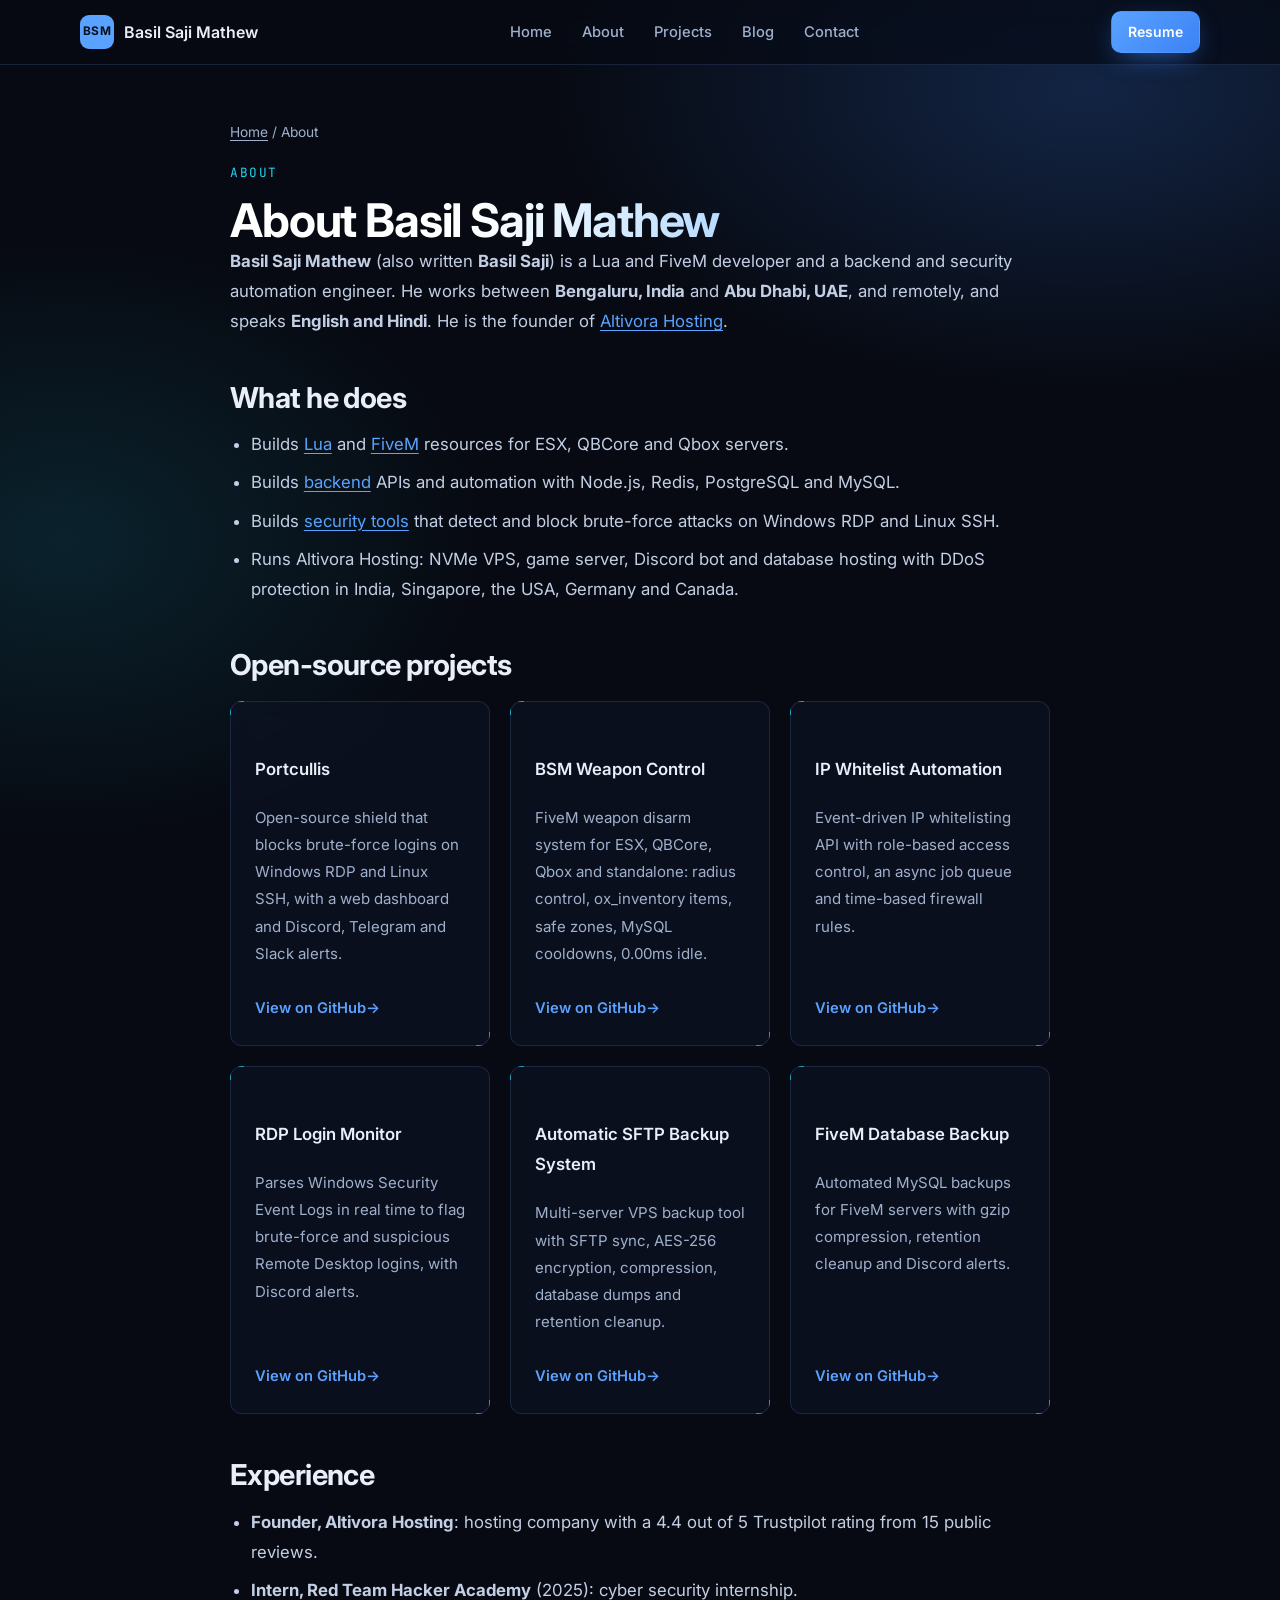
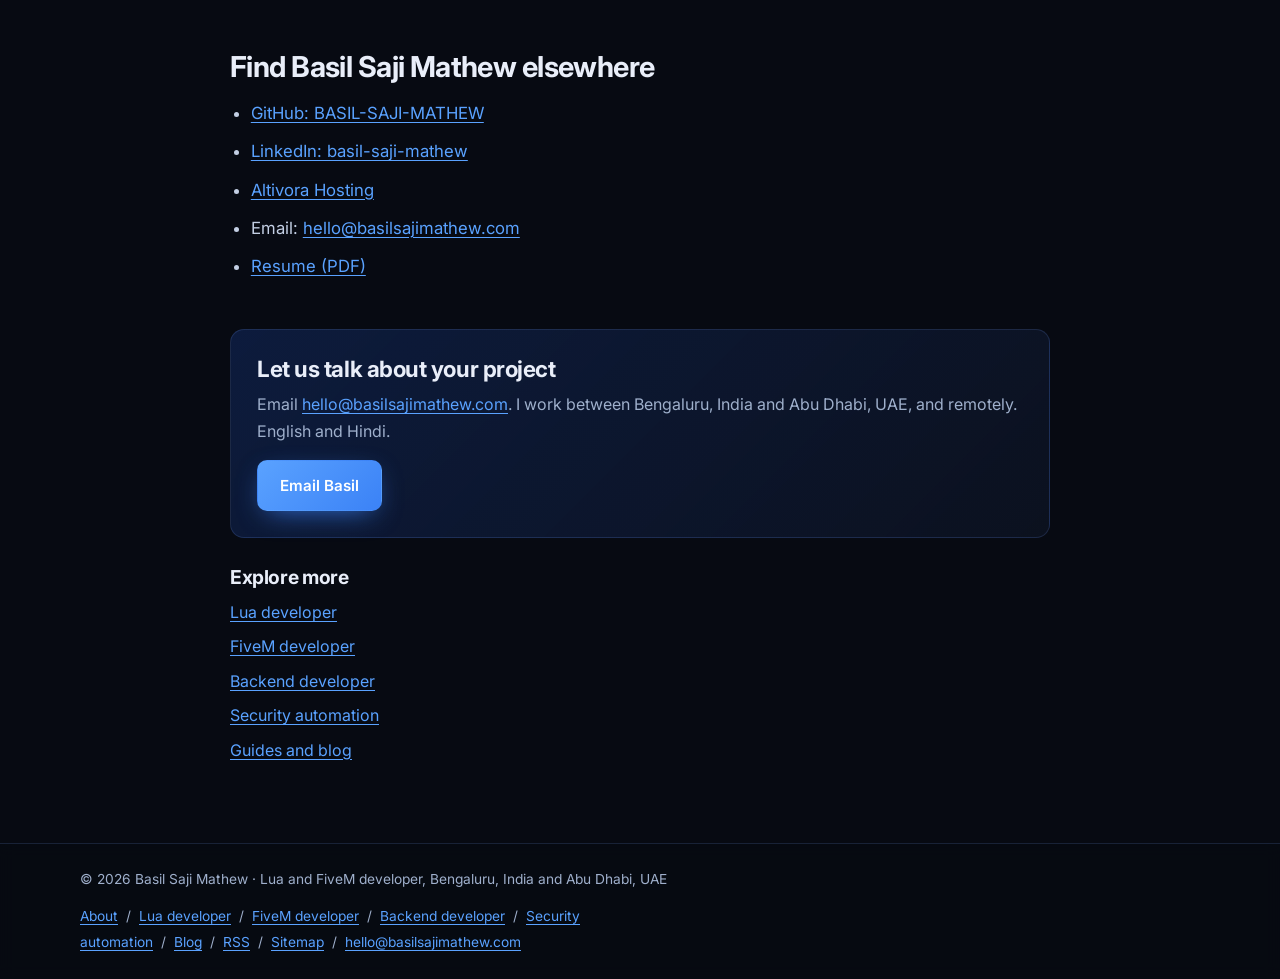
<file: about/index.html>
<!doctype html>
<html lang="en" data-theme="dark" class="lite">
<head>
<meta charset="utf-8">
<meta name="viewport" content="width=device-width, initial-scale=1">
<meta name="theme-color" content="#070a12">
<meta name="robots" content="index,follow,max-image-preview:large,max-snippet:-1">
<meta name="author" content="Basil Saji Mathew">
<link rel="icon" href="/assets/favicon.svg" type="image/svg+xml">
<link rel="alternate" type="application/rss+xml" title="Basil Saji Mathew: blog" href="/feed.xml">
<link rel="preconnect" href="https://fonts.googleapis.com">
<link rel="preconnect" href="https://fonts.gstatic.com" crossorigin>
<link href="https://fonts.googleapis.com/css2?family=Inter:wght@400;500;600;700&family=JetBrains+Mono:wght@400;500&display=swap" rel="stylesheet">
<link rel="stylesheet" href="/style.css">
<title>About Basil Saji Mathew (Basil Saji) | Lua and FiveM Developer</title>
<meta name="description" content="Basil Saji Mathew, also written Basil Saji, is a Lua and FiveM developer and backend and security automation engineer in Bengaluru, India and Abu Dhabi, UAE.">
<link rel="canonical" href="https://basilsajimathew.com/about/">
<meta property="og:site_name" content="Basil Saji Mathew">
<meta property="og:locale" content="en_IN">
<meta property="og:title" content="About Basil Saji Mathew (Basil Saji) | Lua and FiveM Developer">
<meta property="og:description" content="Basil Saji Mathew, also written Basil Saji, is a Lua and FiveM developer and backend and security automation engineer in Bengaluru, India and Abu Dhabi, UAE.">
<meta property="og:type" content="website">
<meta property="og:url" content="https://basilsajimathew.com/about/">
<meta property="og:image" content="https://basilsajimathew.com/assets/og.png">
<meta property="og:image:alt" content="Basil Saji Mathew, Lua and FiveM developer, backend and security automation">
<meta name="twitter:card" content="summary_large_image">
<meta name="twitter:title" content="About Basil Saji Mathew (Basil Saji) | Lua and FiveM Developer">
<meta name="twitter:description" content="Basil Saji Mathew, also written Basil Saji, is a Lua and FiveM developer and backend and security automation engineer in Bengaluru, India and Abu Dhabi, UAE.">
<meta name="twitter:image" content="https://basilsajimathew.com/assets/og.png">
<script type="application/ld+json">{"@context": "https://schema.org", "@graph": [{"@type": "ProfilePage", "@id": "https://basilsajimathew.com/about/#profilepage", "url": "https://basilsajimathew.com/about/", "name": "About Basil Saji Mathew", "inLanguage": "en", "isPartOf": {"@id": "https://basilsajimathew.com/#website"}, "mainEntity": {"@id": "https://basilsajimathew.com/#person"}, "dateModified": "2026-11-27"}, {"@type": "BreadcrumbList", "itemListElement": [{"@type": "ListItem", "position": 1, "name": "Home", "item": "https://basilsajimathew.com/"}, {"@type": "ListItem", "position": 2, "name": "About", "item": "https://basilsajimathew.com/about/"}]}]}</script>
</head>
<body>
<a class="skip" href="#main">Skip to content</a>
<header class="header"><div class="wrap bar">
  <a class="brand" href="/" aria-label="Basil Saji Mathew, home"><span class="mark">BSM</span><span class="brand-name">Basil Saji Mathew</span></a>
  <nav class="nav" aria-label="Primary"><a href="/">Home</a><a href="/about/">About</a><a href="/#projects">Projects</a><a href="/blog/">Blog</a><a href="/#contact">Contact</a></nav>
  <div class="actions"><a class="btn btn-sm" href="/Basil_Saji_Mathew_CV.pdf" download>Resume</a></div>
</div></header>
<main id="main"><div class="wrap article">
<nav class="crumbs" aria-label="Breadcrumb"><a href="/">Home</a> / <span>About</span></nav>
<p class="kicker">About</p>
<h1>About Basil Saji Mathew</h1>
<div class="prose-article">
<p><strong>Basil Saji Mathew</strong> (also written <strong>Basil Saji</strong>) is a Lua and FiveM developer and a backend and security automation engineer. He works between <strong>Bengaluru, India</strong> and <strong>Abu Dhabi, UAE</strong>, and remotely, and speaks <strong>English and Hindi</strong>. He is the founder of <a href="https://www.altivorahosting.com" rel="noopener">Altivora Hosting</a>.</p>
<h2 id="work">What he does</h2>
<ul>
<li>Builds <a href="/lua-developer/">Lua</a> and <a href="/fivem-developer/">FiveM</a> resources for ESX, QBCore and Qbox servers.</li>
<li>Builds <a href="/backend-developer/">backend</a> APIs and automation with Node.js, Redis, PostgreSQL and MySQL.</li>
<li>Builds <a href="/security-automation/">security tools</a> that detect and block brute-force attacks on Windows RDP and Linux SSH.</li>
<li>Runs Altivora Hosting: NVMe VPS, game server, Discord bot and database hosting with DDoS protection in India, Singapore, the USA, Germany and Canada.</li>
</ul>
<h2 id="projects">Open-source projects</h2><div class="cards svc-projects"><article class="card"><h3>Portcullis</h3><p>Open-source shield that blocks brute-force logins on Windows RDP and Linux SSH, with a web dashboard and Discord, Telegram and Slack alerts.</p><a class="link" href="https://github.com/BASIL-SAJI-MATHEW/portcullis" rel="noopener">View on GitHub</a></article><article class="card"><h3>BSM Weapon Control</h3><p>FiveM weapon disarm system for ESX, QBCore, Qbox and standalone: radius control, ox_inventory items, safe zones, MySQL cooldowns, 0.00ms idle.</p><a class="link" href="https://github.com/BASIL-SAJI-MATHEW/BSM_Weapon_Control" rel="noopener">View on GitHub</a></article><article class="card"><h3>IP Whitelist Automation</h3><p>Event-driven IP whitelisting API with role-based access control, an async job queue and time-based firewall rules.</p><a class="link" href="https://github.com/BASIL-SAJI-MATHEW/IP-Whitelist-Automation" rel="noopener">View on GitHub</a></article><article class="card"><h3>RDP Login Monitor</h3><p>Parses Windows Security Event Logs in real time to flag brute-force and suspicious Remote Desktop logins, with Discord alerts.</p><a class="link" href="https://github.com/BASIL-SAJI-MATHEW/Rdp-Login-Monitor" rel="noopener">View on GitHub</a></article><article class="card"><h3>Automatic SFTP Backup System</h3><p>Multi-server VPS backup tool with SFTP sync, AES-256 encryption, compression, database dumps and retention cleanup.</p><a class="link" href="https://github.com/BASIL-SAJI-MATHEW/Automatic-SFTP-Backup-System" rel="noopener">View on GitHub</a></article><article class="card"><h3>FiveM Database Backup</h3><p>Automated MySQL backups for FiveM servers with gzip compression, retention cleanup and Discord alerts.</p><a class="link" href="https://github.com/BASIL-SAJI-MATHEW/fivem-database-backup" rel="noopener">View on GitHub</a></article></div>
<h2 id="experience">Experience</h2>
<ul>
<li><strong>Founder, Altivora Hosting</strong>: hosting company with a 4.4 out of 5 Trustpilot rating from 15 public reviews.</li>
<li><strong>Intern, Red Team Hacker Academy</strong> (2025): cyber security internship.</li>
</ul>
<h2 id="elsewhere">Find Basil Saji Mathew elsewhere</h2>
<ul>
<li><a href="https://github.com/BASIL-SAJI-MATHEW" rel="me noopener">GitHub: BASIL-SAJI-MATHEW</a></li>
<li><a href="https://www.linkedin.com/in/basil-saji-mathew" rel="me noopener">LinkedIn: basil-saji-mathew</a></li>
<li><a href="https://www.altivorahosting.com" rel="noopener">Altivora Hosting</a></li>
<li>Email: <a href="mailto:hello@basilsajimathew.com">hello@basilsajimathew.com</a></li>
<li><a href="/Basil_Saji_Mathew_CV.pdf">Resume (PDF)</a></li>
</ul>
</div>
<aside class="cta-box"><h2>Let us talk about your project</h2><p>Email <a href="mailto:hello@basilsajimathew.com">hello@basilsajimathew.com</a>. I work between Bengaluru, India and Abu Dhabi, UAE, and remotely. English and Hindi.</p><a class="btn" href="mailto:hello@basilsajimathew.com">Email Basil</a></aside><section class="related"><h2>Explore more</h2><ul><li><a href="/lua-developer/">Lua developer</a></li><li><a href="/fivem-developer/">FiveM developer</a></li><li><a href="/backend-developer/">Backend developer</a></li><li><a href="/security-automation/">Security automation</a></li><li><a href="/blog/">Guides and blog</a></li></ul></section></div></main>
<footer class="footer"><div class="wrap foot footcols">
<span>&copy; 2026 Basil Saji Mathew &middot; Lua and FiveM developer, Bengaluru, India and Abu Dhabi, UAE</span>
<span><a href="/about/">About</a> &nbsp;/&nbsp; <a href="/lua-developer/">Lua developer</a> &nbsp;/&nbsp; <a href="/fivem-developer/">FiveM developer</a> &nbsp;/&nbsp; <a href="/backend-developer/">Backend developer</a> &nbsp;/&nbsp; <a href="/security-automation/">Security automation</a> &nbsp;/&nbsp; <a href="/blog/">Blog</a> &nbsp;/&nbsp; <a href="/feed.xml">RSS</a> &nbsp;/&nbsp; <a href="/sitemap.xml">Sitemap</a> &nbsp;/&nbsp; <a href="mailto:hello@basilsajimathew.com">hello@basilsajimathew.com</a></span>
</div></footer>
</body>
</html>
</file>
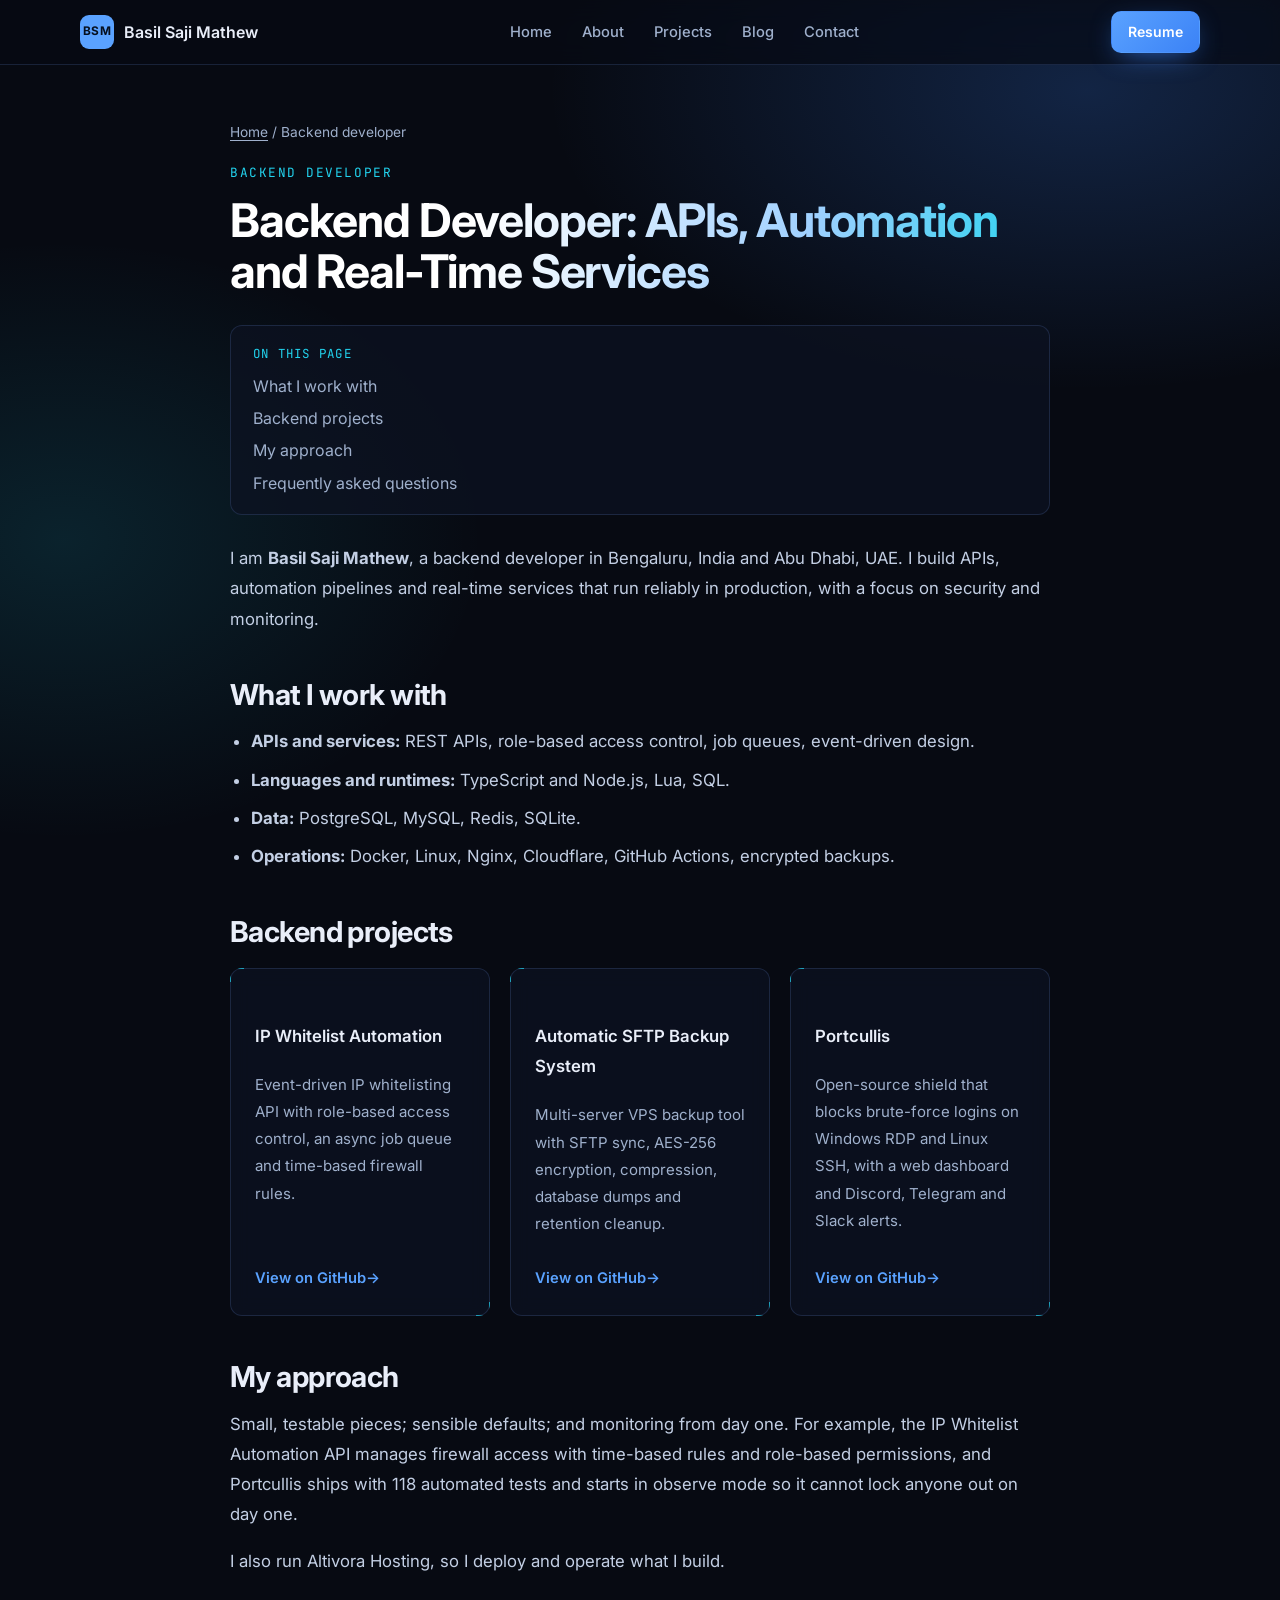
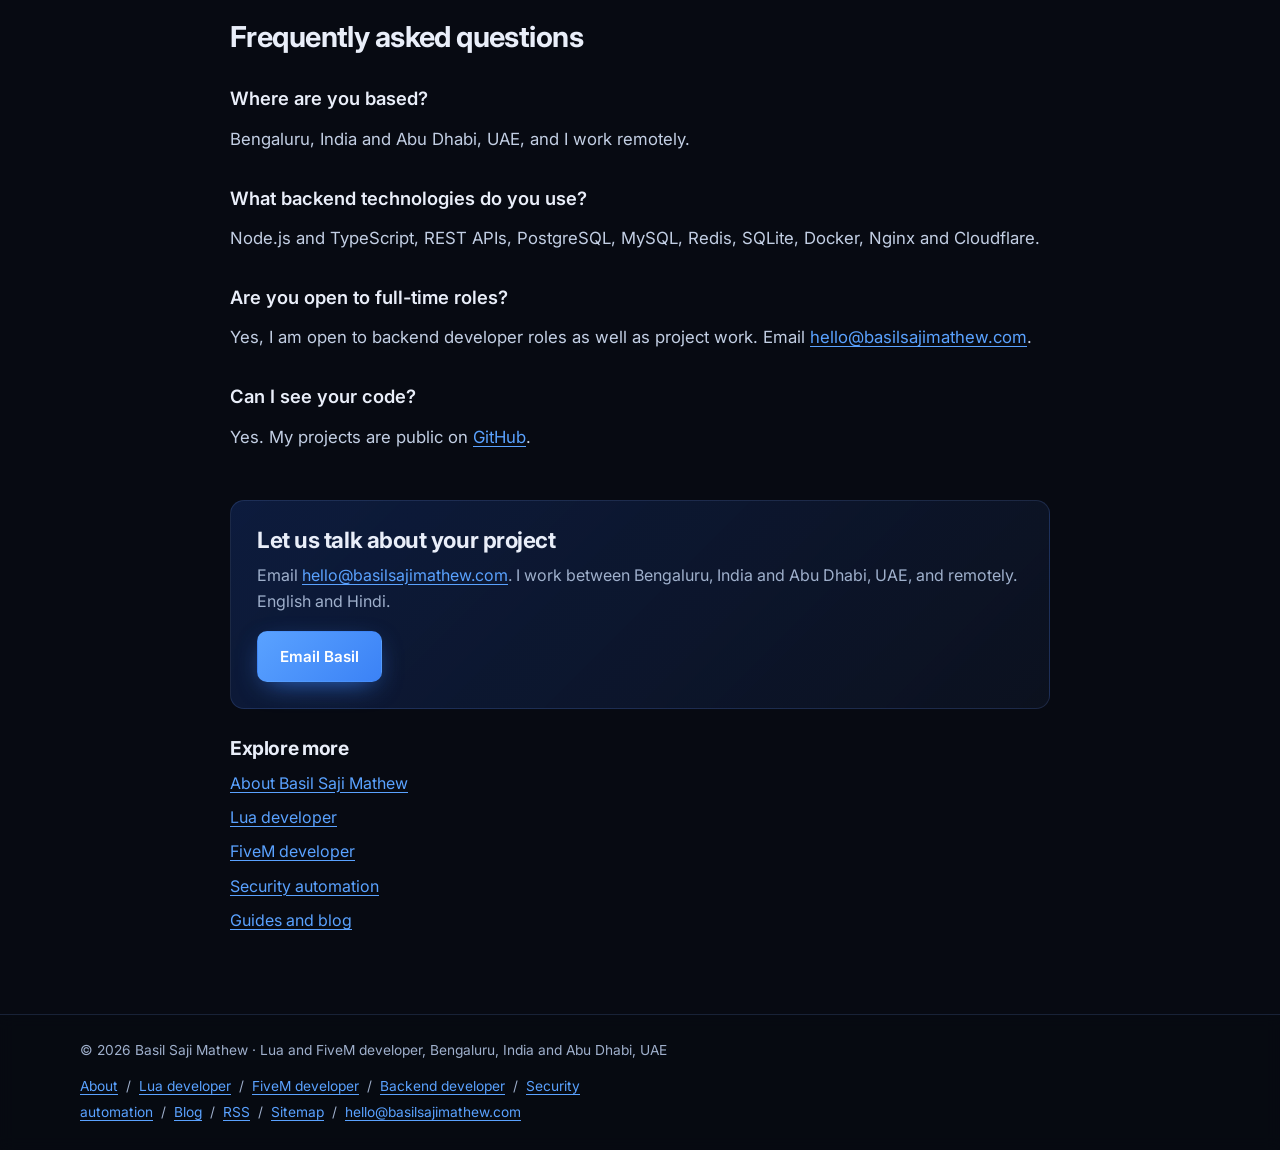
<file: backend-developer/index.html>
<!doctype html>
<html lang="en" data-theme="dark" class="lite">
<head>
<meta charset="utf-8">
<meta name="viewport" content="width=device-width, initial-scale=1">
<meta name="theme-color" content="#070a12">
<meta name="robots" content="index,follow,max-image-preview:large,max-snippet:-1">
<meta name="author" content="Basil Saji Mathew">
<link rel="icon" href="/assets/favicon.svg" type="image/svg+xml">
<link rel="alternate" type="application/rss+xml" title="Basil Saji Mathew: blog" href="/feed.xml">
<link rel="preconnect" href="https://fonts.googleapis.com">
<link rel="preconnect" href="https://fonts.gstatic.com" crossorigin>
<link href="https://fonts.googleapis.com/css2?family=Inter:wght@400;500;600;700&family=JetBrains+Mono:wght@400;500&display=swap" rel="stylesheet">
<link rel="stylesheet" href="/style.css">
<title>Backend Developer in Bengaluru and Abu Dhabi | Basil Saji Mathew</title>
<meta name="description" content="Backend developer Basil Saji Mathew builds APIs, automation and real-time services with Node.js, Redis, PostgreSQL and MySQL. Based in Bengaluru and Abu Dhabi.">
<link rel="canonical" href="https://basilsajimathew.com/backend-developer/">
<meta property="og:site_name" content="Basil Saji Mathew">
<meta property="og:locale" content="en_IN">
<meta property="og:title" content="Backend Developer in Bengaluru and Abu Dhabi | Basil Saji Mathew">
<meta property="og:description" content="Backend developer Basil Saji Mathew builds APIs, automation and real-time services with Node.js, Redis, PostgreSQL and MySQL. Based in Bengaluru and Abu Dhabi.">
<meta property="og:type" content="website">
<meta property="og:url" content="https://basilsajimathew.com/backend-developer/">
<meta property="og:image" content="https://basilsajimathew.com/assets/og.png">
<meta property="og:image:alt" content="Basil Saji Mathew, Lua and FiveM developer, backend and security automation">
<meta name="twitter:card" content="summary_large_image">
<meta name="twitter:title" content="Backend Developer in Bengaluru and Abu Dhabi | Basil Saji Mathew">
<meta name="twitter:description" content="Backend developer Basil Saji Mathew builds APIs, automation and real-time services with Node.js, Redis, PostgreSQL and MySQL. Based in Bengaluru and Abu Dhabi.">
<meta name="twitter:image" content="https://basilsajimathew.com/assets/og.png">
<script type="application/ld+json">{"@context": "https://schema.org", "@graph": [{"@type": "WebPage", "@id": "https://basilsajimathew.com/backend-developer/#webpage", "url": "https://basilsajimathew.com/backend-developer/", "name": "Backend Developer in Bengaluru and Abu Dhabi | Basil Saji Mathew", "description": "Backend developer Basil Saji Mathew builds APIs, automation and real-time services with Node.js, Redis, PostgreSQL and MySQL. Based in Bengaluru and Abu Dhabi.", "inLanguage": "en", "isPartOf": {"@id": "https://basilsajimathew.com/#website"}, "about": {"@id": "https://basilsajimathew.com/#person"}, "dateModified": "2026-11-27"}, {"@type": "Service", "name": "Backend development and automation", "description": "APIs, automation pipelines and real-time services built with Node.js, Redis, PostgreSQL and MySQL.", "provider": {"@id": "https://basilsajimathew.com/#person"}, "areaServed": [{"@type": "City", "name": "Bengaluru"}, {"@type": "City", "name": "Abu Dhabi"}, {"@type": "Country", "name": "India"}, {"@type": "Country", "name": "United Arab Emirates"}], "availableLanguage": ["English", "Hindi"], "url": "https://basilsajimathew.com/backend-developer/"}, {"@type": "FAQPage", "mainEntity": [{"@type": "Question", "name": "Where are you based?", "acceptedAnswer": {"@type": "Answer", "text": "Bengaluru, India and Abu Dhabi, UAE, and I work remotely."}}, {"@type": "Question", "name": "What backend technologies do you use?", "acceptedAnswer": {"@type": "Answer", "text": "Node.js and TypeScript, REST APIs, PostgreSQL, MySQL, Redis, SQLite, Docker, Nginx and Cloudflare."}}, {"@type": "Question", "name": "Are you open to full-time roles?", "acceptedAnswer": {"@type": "Answer", "text": "Yes, I am open to backend developer roles as well as project work. Email hello@basilsajimathew.com."}}, {"@type": "Question", "name": "Can I see your code?", "acceptedAnswer": {"@type": "Answer", "text": "Yes. My projects are public on GitHub."}}]}, {"@type": "BreadcrumbList", "itemListElement": [{"@type": "ListItem", "position": 1, "name": "Home", "item": "https://basilsajimathew.com/"}, {"@type": "ListItem", "position": 2, "name": "Backend developer", "item": "https://basilsajimathew.com/backend-developer/"}]}]}</script>
</head>
<body>
<a class="skip" href="#main">Skip to content</a>
<header class="header"><div class="wrap bar">
  <a class="brand" href="/" aria-label="Basil Saji Mathew, home"><span class="mark">BSM</span><span class="brand-name">Basil Saji Mathew</span></a>
  <nav class="nav" aria-label="Primary"><a href="/">Home</a><a href="/about/">About</a><a href="/#projects">Projects</a><a href="/blog/">Blog</a><a href="/#contact">Contact</a></nav>
  <div class="actions"><a class="btn btn-sm" href="/Basil_Saji_Mathew_CV.pdf" download>Resume</a></div>
</div></header>
<main id="main"><div class="wrap article">
<nav class="crumbs" aria-label="Breadcrumb"><a href="/">Home</a> / <span>Backend developer</span></nav>
<p class="kicker">Backend developer</p>
<h1>Backend Developer: APIs, Automation and Real-Time Services</h1>
<nav class="toc" aria-label="On this page"><p>On this page</p><ul><li><a href="#skills">What I work with</a></li><li><a href="#projects">Backend projects</a></li><li><a href="#approach">My approach</a></li><li><a href="#faq">Frequently asked questions</a></li></ul></nav>
<div class="prose-article"><p>I am <strong>Basil Saji Mathew</strong>, a backend developer in Bengaluru, India and Abu Dhabi, UAE. I build APIs, automation pipelines and real-time services that run reliably in production, with a focus on security and monitoring.</p>
<h2 id="skills">What I work with</h2>
<ul>
<li><strong>APIs and services:</strong> REST APIs, role-based access control, job queues, event-driven design.</li>
<li><strong>Languages and runtimes:</strong> TypeScript and Node.js, Lua, SQL.</li>
<li><strong>Data:</strong> PostgreSQL, MySQL, Redis, SQLite.</li>
<li><strong>Operations:</strong> Docker, Linux, Nginx, Cloudflare, GitHub Actions, encrypted backups.</li>
</ul>
<h2 id="projects">Backend projects</h2><div class="cards svc-projects"><article class="card"><h3>IP Whitelist Automation</h3><p>Event-driven IP whitelisting API with role-based access control, an async job queue and time-based firewall rules.</p><a class="link" href="https://github.com/BASIL-SAJI-MATHEW/IP-Whitelist-Automation" rel="noopener">View on GitHub</a></article><article class="card"><h3>Automatic SFTP Backup System</h3><p>Multi-server VPS backup tool with SFTP sync, AES-256 encryption, compression, database dumps and retention cleanup.</p><a class="link" href="https://github.com/BASIL-SAJI-MATHEW/Automatic-SFTP-Backup-System" rel="noopener">View on GitHub</a></article><article class="card"><h3>Portcullis</h3><p>Open-source shield that blocks brute-force logins on Windows RDP and Linux SSH, with a web dashboard and Discord, Telegram and Slack alerts.</p><a class="link" href="https://github.com/BASIL-SAJI-MATHEW/portcullis" rel="noopener">View on GitHub</a></article></div>
<h2 id="approach">My approach</h2>
<p>Small, testable pieces; sensible defaults; and monitoring from day one. For example, the IP Whitelist Automation API manages firewall access with time-based rules and role-based permissions, and Portcullis ships with 118 automated tests and starts in observe mode so it cannot lock anyone out on day one.</p>
<p>I also run Altivora Hosting, so I deploy and operate what I build.</p><h2 id="faq">Frequently asked questions</h2><h3>Where are you based?</h3><p>Bengaluru, India and Abu Dhabi, UAE, and I work remotely.</p><h3>What backend technologies do you use?</h3><p>Node.js and TypeScript, REST APIs, PostgreSQL, MySQL, Redis, SQLite, Docker, Nginx and Cloudflare.</p><h3>Are you open to full-time roles?</h3><p>Yes, I am open to backend developer roles as well as project work. Email <a href="mailto:hello@basilsajimathew.com">hello@basilsajimathew.com</a>.</p><h3>Can I see your code?</h3><p>Yes. My projects are public on <a href="https://github.com/BASIL-SAJI-MATHEW" rel="noopener">GitHub</a>.</p></div>
<aside class="cta-box"><h2>Let us talk about your project</h2><p>Email <a href="mailto:hello@basilsajimathew.com">hello@basilsajimathew.com</a>. I work between Bengaluru, India and Abu Dhabi, UAE, and remotely. English and Hindi.</p><a class="btn" href="mailto:hello@basilsajimathew.com">Email Basil</a></aside>
<section class="related"><h2>Explore more</h2><ul><li><a href="/about/">About Basil Saji Mathew</a></li><li><a href="/lua-developer/">Lua developer</a></li><li><a href="/fivem-developer/">FiveM developer</a></li><li><a href="/security-automation/">Security automation</a></li><li><a href="/blog/">Guides and blog</a></li></ul></section>
</div></main>
<footer class="footer"><div class="wrap foot footcols">
<span>&copy; 2026 Basil Saji Mathew &middot; Lua and FiveM developer, Bengaluru, India and Abu Dhabi, UAE</span>
<span><a href="/about/">About</a> &nbsp;/&nbsp; <a href="/lua-developer/">Lua developer</a> &nbsp;/&nbsp; <a href="/fivem-developer/">FiveM developer</a> &nbsp;/&nbsp; <a href="/backend-developer/">Backend developer</a> &nbsp;/&nbsp; <a href="/security-automation/">Security automation</a> &nbsp;/&nbsp; <a href="/blog/">Blog</a> &nbsp;/&nbsp; <a href="/feed.xml">RSS</a> &nbsp;/&nbsp; <a href="/sitemap.xml">Sitemap</a> &nbsp;/&nbsp; <a href="mailto:hello@basilsajimathew.com">hello@basilsajimathew.com</a></span>
</div></footer>
</body>
</html>
</file>
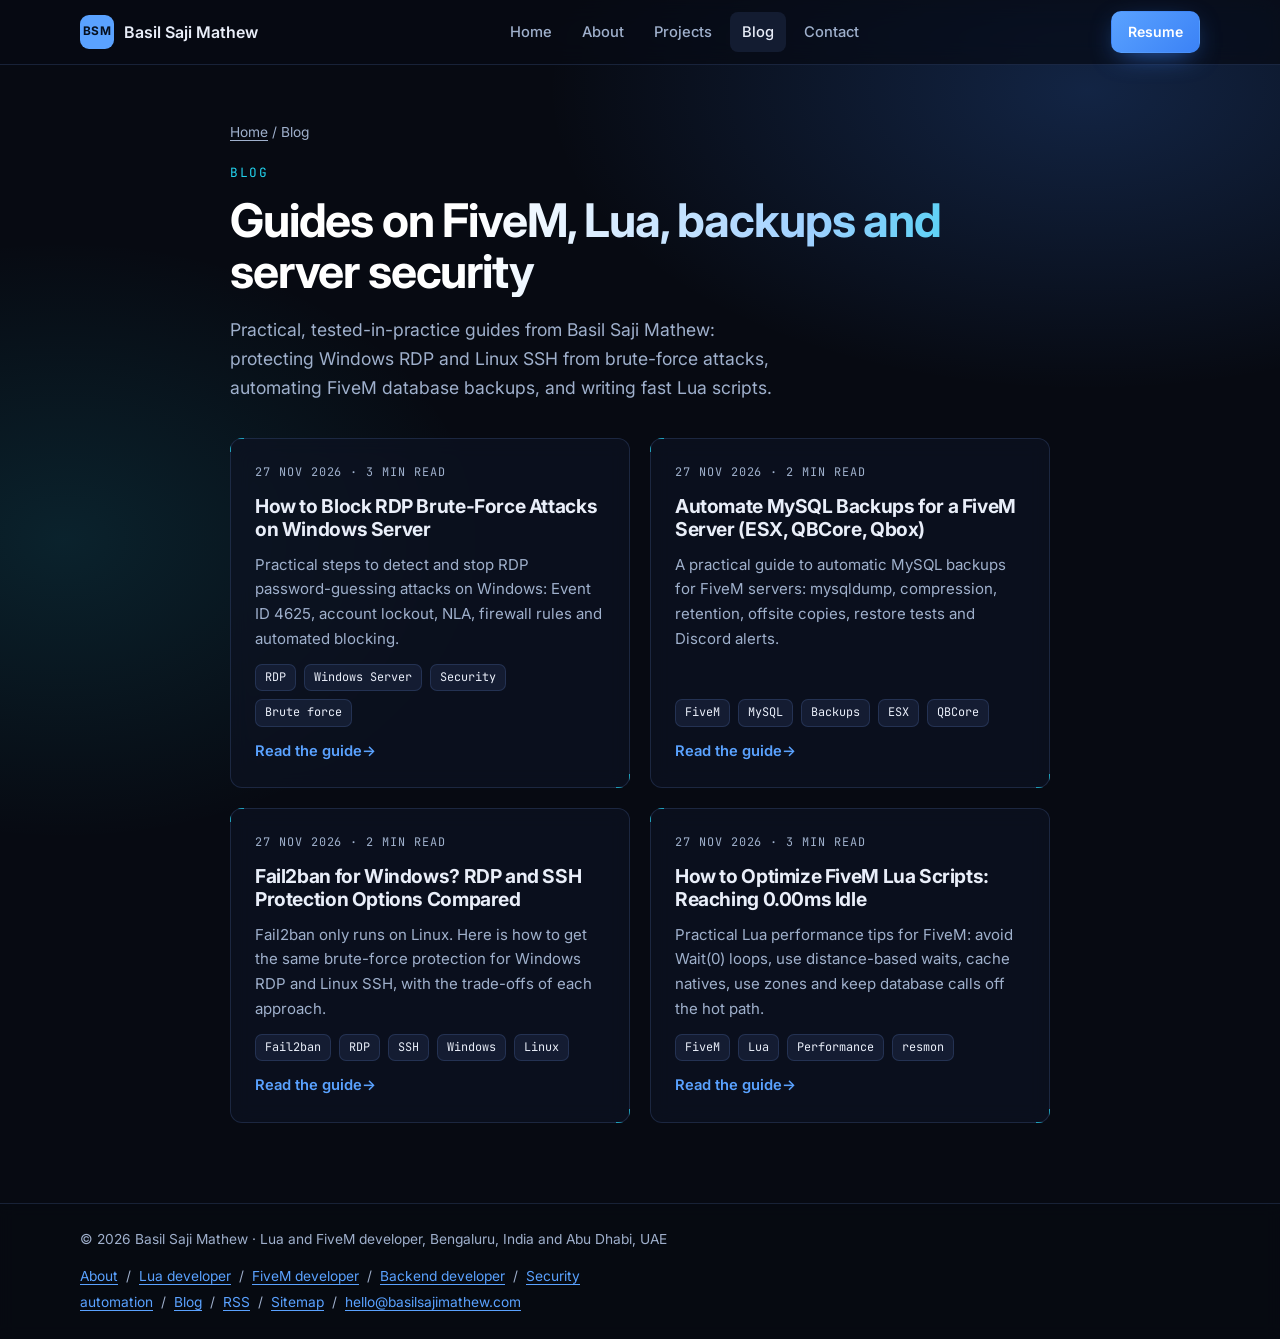
<file: blog/index.html>
<!doctype html>
<html lang="en" data-theme="dark" class="lite">
<head>
<meta charset="utf-8">
<meta name="viewport" content="width=device-width, initial-scale=1">
<meta name="theme-color" content="#070a12">
<meta name="robots" content="index,follow,max-image-preview:large,max-snippet:-1">
<meta name="author" content="Basil Saji Mathew">
<link rel="icon" href="/assets/favicon.svg" type="image/svg+xml">
<link rel="alternate" type="application/rss+xml" title="Basil Saji Mathew: blog" href="/feed.xml">
<link rel="preconnect" href="https://fonts.googleapis.com">
<link rel="preconnect" href="https://fonts.gstatic.com" crossorigin>
<link href="https://fonts.googleapis.com/css2?family=Inter:wght@400;500;600;700&family=JetBrains+Mono:wght@400;500&display=swap" rel="stylesheet">
<link rel="stylesheet" href="/style.css">
<title>Blog: FiveM, Lua, RDP and Server Security Guides</title>
<meta name="description" content="Guides on FiveM Lua performance, automatic MySQL backups, blocking RDP brute-force attacks and fail2ban alternatives for Windows, by Basil Saji Mathew.">
<link rel="canonical" href="https://basilsajimathew.com/blog/">
<meta property="og:site_name" content="Basil Saji Mathew">
<meta property="og:locale" content="en_IN">
<meta property="og:title" content="Blog: FiveM, Lua, RDP and Server Security Guides">
<meta property="og:description" content="Guides on FiveM Lua performance, automatic MySQL backups, blocking RDP brute-force attacks and fail2ban alternatives for Windows, by Basil Saji Mathew.">
<meta property="og:type" content="website">
<meta property="og:url" content="https://basilsajimathew.com/blog/">
<meta property="og:image" content="https://basilsajimathew.com/assets/og.png">
<meta property="og:image:alt" content="Basil Saji Mathew, Lua and FiveM developer, backend and security automation">
<meta name="twitter:card" content="summary_large_image">
<meta name="twitter:title" content="Blog: FiveM, Lua, RDP and Server Security Guides">
<meta name="twitter:description" content="Guides on FiveM Lua performance, automatic MySQL backups, blocking RDP brute-force attacks and fail2ban alternatives for Windows, by Basil Saji Mathew.">
<meta name="twitter:image" content="https://basilsajimathew.com/assets/og.png">
<script type="application/ld+json">{"@context": "https://schema.org", "@graph": [{"@type": "Blog", "name": "Basil Saji Mathew: guides on FiveM, Lua and server security", "url": "https://basilsajimathew.com/blog/", "inLanguage": "en", "author": {"@type": "Person", "@id": "https://basilsajimathew.com/#person", "name": "Basil Saji Mathew", "url": "https://basilsajimathew.com/"}, "blogPost": [{"@type": "BlogPosting", "headline": "How to Block RDP Brute-Force Attacks on Windows Server (Step by Step)", "url": "https://basilsajimathew.com/blog/block-rdp-brute-force-attacks-windows/", "datePublished": "2026-11-27"}, {"@type": "BlogPosting", "headline": "How to Automate MySQL Backups for a FiveM Server (ESX, QBCore, Qbox)", "url": "https://basilsajimathew.com/blog/automate-mysql-backups-fivem-server/", "datePublished": "2026-11-27"}, {"@type": "BlogPosting", "headline": "Fail2ban for Windows? RDP and SSH Protection Options Compared", "url": "https://basilsajimathew.com/blog/fail2ban-alternative-windows-rdp-ssh/", "datePublished": "2026-11-27"}, {"@type": "BlogPosting", "headline": "How to Optimize FiveM Lua Scripts and Reach 0.00ms Idle", "url": "https://basilsajimathew.com/blog/optimize-fivem-lua-scripts-low-resmon/", "datePublished": "2026-11-27"}]}, {"@type": "BreadcrumbList", "itemListElement": [{"@type": "ListItem", "position": 1, "name": "Home", "item": "https://basilsajimathew.com/"}, {"@type": "ListItem", "position": 2, "name": "Blog", "item": "https://basilsajimathew.com/blog/"}]}]}</script>
</head>
<body>
<a class="skip" href="#main">Skip to content</a>
<header class="header"><div class="wrap bar">
  <a class="brand" href="/" aria-label="Basil Saji Mathew, home"><span class="mark">BSM</span><span class="brand-name">Basil Saji Mathew</span></a>
  <nav class="nav" aria-label="Primary"><a href="/">Home</a><a href="/about/">About</a><a href="/#projects">Projects</a><a href="/blog/" class="active">Blog</a><a href="/#contact">Contact</a></nav>
  <div class="actions"><a class="btn btn-sm" href="/Basil_Saji_Mathew_CV.pdf" download>Resume</a></div>
</div></header>
<main id="main"><div class="wrap article">
<nav class="crumbs" aria-label="Breadcrumb"><a href="/">Home</a> / <span>Blog</span></nav>
<p class="kicker">Blog</p>
<h1>Guides on FiveM, Lua, backups and server security</h1>
<p class="lead">Practical, tested-in-practice guides from Basil Saji Mathew: protecting Windows RDP and Linux SSH from brute-force attacks, automating FiveM database backups, and writing fast Lua scripts.</p>
<div class="cards blog-cards"><article class="card"><p class="meta">27 Nov 2026 &middot; 3 min read</p><h2><a href="/blog/block-rdp-brute-force-attacks-windows/">How to Block RDP Brute-Force Attacks on Windows Server</a></h2><p>Practical steps to detect and stop RDP password-guessing attacks on Windows: Event ID 4625, account lockout, NLA, firewall rules and automated blocking.</p><ul class="tags sm"><li>RDP</li><li>Windows Server</li><li>Security</li><li>Brute force</li></ul><a class="link" href="/blog/block-rdp-brute-force-attacks-windows/">Read the guide</a></article><article class="card"><p class="meta">27 Nov 2026 &middot; 2 min read</p><h2><a href="/blog/automate-mysql-backups-fivem-server/">Automate MySQL Backups for a FiveM Server (ESX, QBCore, Qbox)</a></h2><p>A practical guide to automatic MySQL backups for FiveM servers: mysqldump, compression, retention, offsite copies, restore tests and Discord alerts.</p><ul class="tags sm"><li>FiveM</li><li>MySQL</li><li>Backups</li><li>ESX</li><li>QBCore</li></ul><a class="link" href="/blog/automate-mysql-backups-fivem-server/">Read the guide</a></article><article class="card"><p class="meta">27 Nov 2026 &middot; 2 min read</p><h2><a href="/blog/fail2ban-alternative-windows-rdp-ssh/">Fail2ban for Windows? RDP and SSH Protection Options Compared</a></h2><p>Fail2ban only runs on Linux. Here is how to get the same brute-force protection for Windows RDP and Linux SSH, with the trade-offs of each approach.</p><ul class="tags sm"><li>Fail2ban</li><li>RDP</li><li>SSH</li><li>Windows</li><li>Linux</li></ul><a class="link" href="/blog/fail2ban-alternative-windows-rdp-ssh/">Read the guide</a></article><article class="card"><p class="meta">27 Nov 2026 &middot; 3 min read</p><h2><a href="/blog/optimize-fivem-lua-scripts-low-resmon/">How to Optimize FiveM Lua Scripts: Reaching 0.00ms Idle</a></h2><p>Practical Lua performance tips for FiveM: avoid Wait(0) loops, use distance-based waits, cache natives, use zones and keep database calls off the hot path.</p><ul class="tags sm"><li>FiveM</li><li>Lua</li><li>Performance</li><li>resmon</li></ul><a class="link" href="/blog/optimize-fivem-lua-scripts-low-resmon/">Read the guide</a></article></div>
</div></main>
<footer class="footer"><div class="wrap foot footcols">
<span>&copy; 2026 Basil Saji Mathew &middot; Lua and FiveM developer, Bengaluru, India and Abu Dhabi, UAE</span>
<span><a href="/about/">About</a> &nbsp;/&nbsp; <a href="/lua-developer/">Lua developer</a> &nbsp;/&nbsp; <a href="/fivem-developer/">FiveM developer</a> &nbsp;/&nbsp; <a href="/backend-developer/">Backend developer</a> &nbsp;/&nbsp; <a href="/security-automation/">Security automation</a> &nbsp;/&nbsp; <a href="/blog/">Blog</a> &nbsp;/&nbsp; <a href="/feed.xml">RSS</a> &nbsp;/&nbsp; <a href="/sitemap.xml">Sitemap</a> &nbsp;/&nbsp; <a href="mailto:hello@basilsajimathew.com">hello@basilsajimathew.com</a></span>
</div></footer>
</body>
</html>
</file>
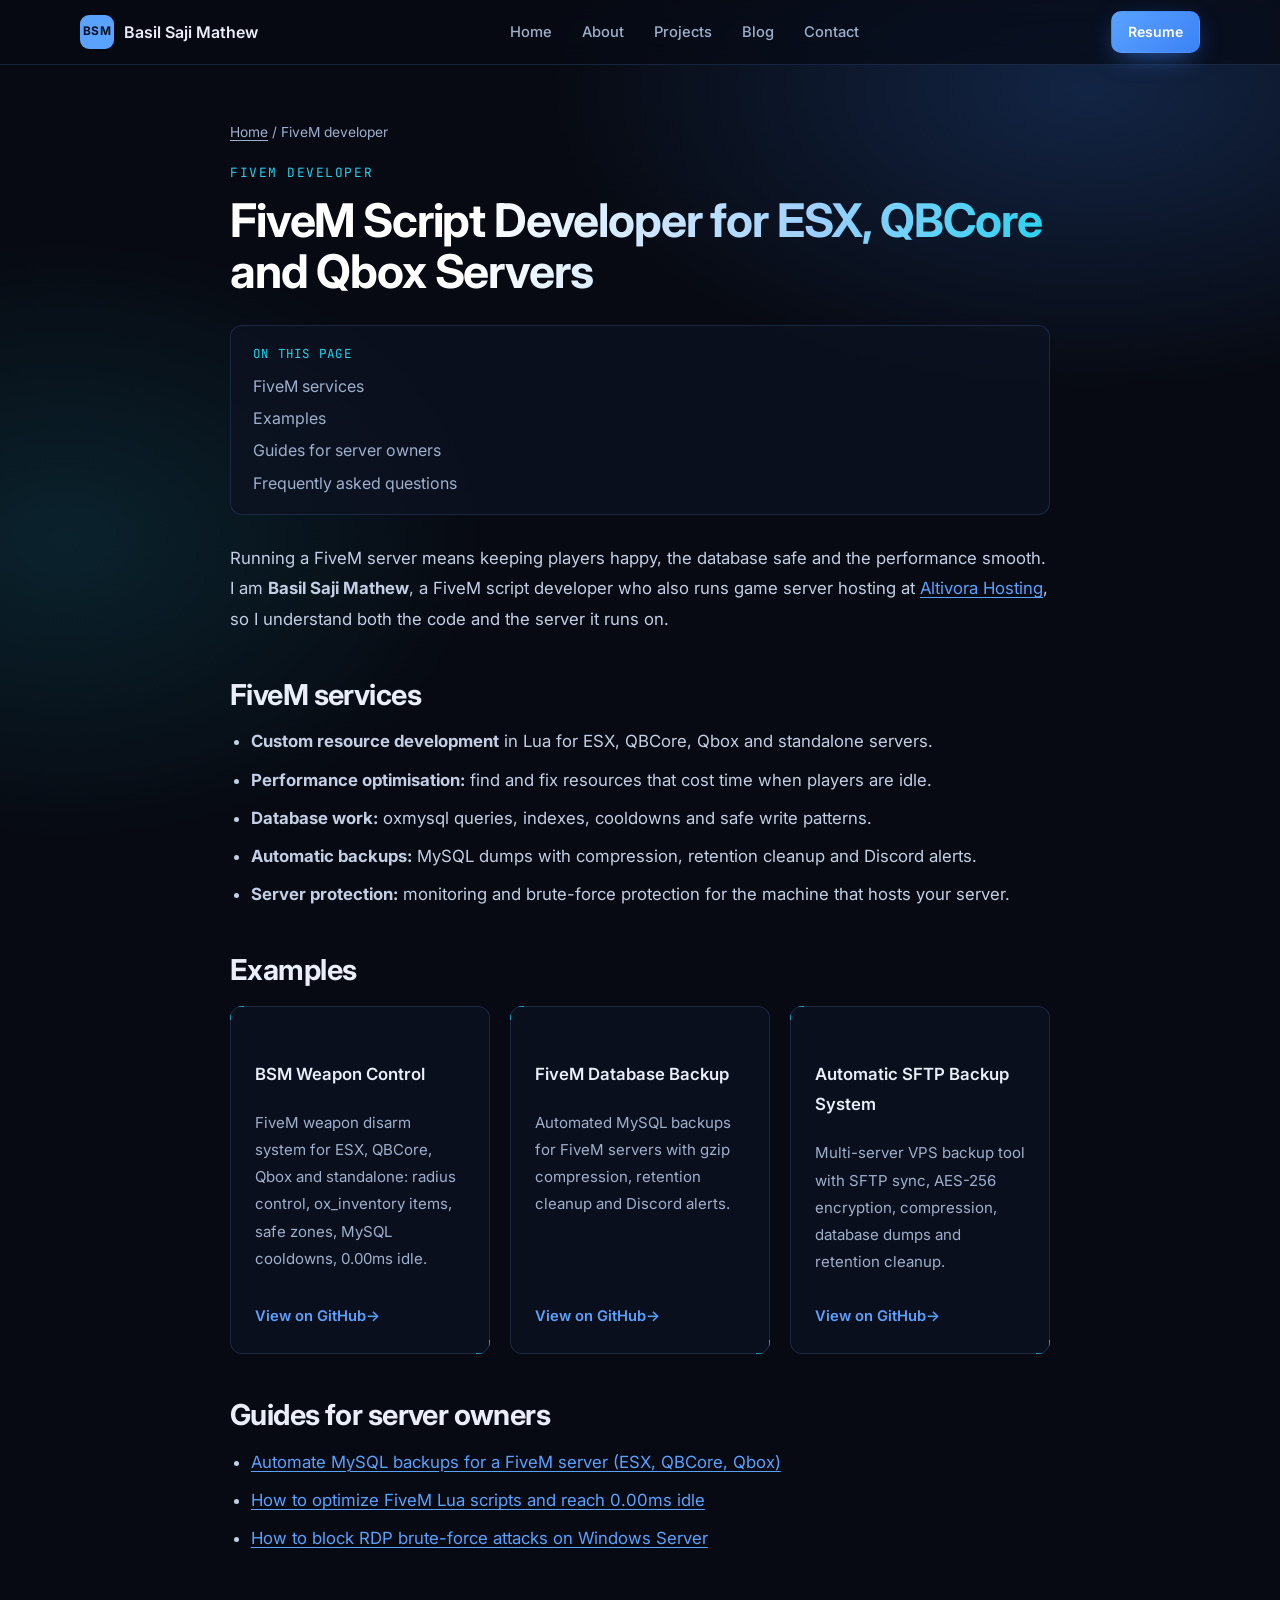
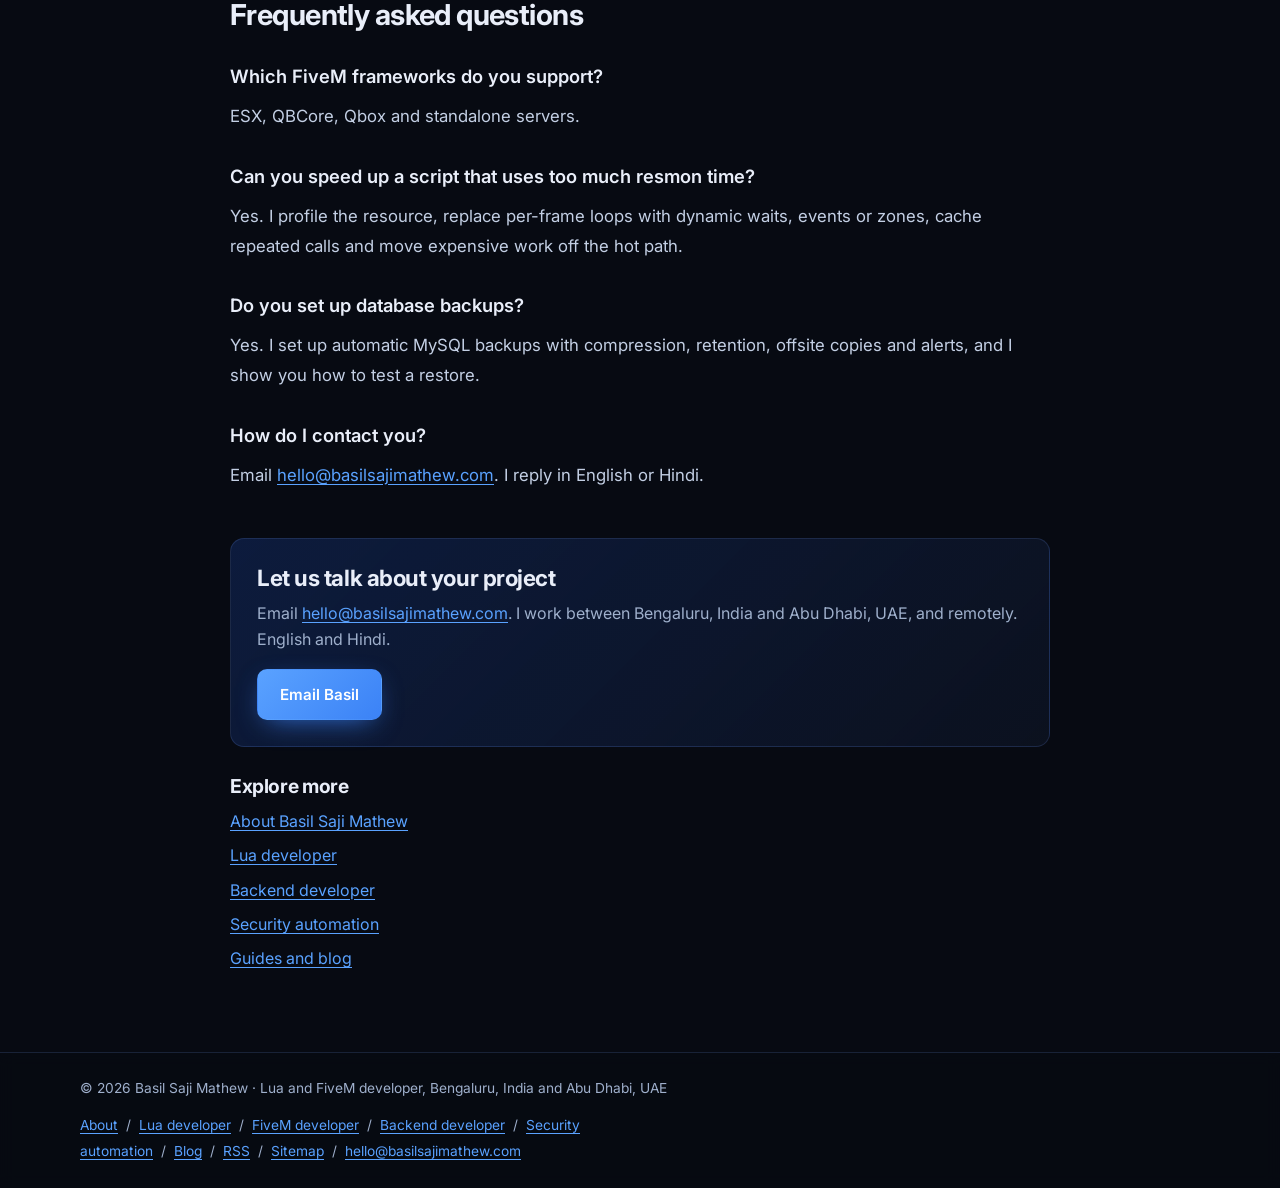
<file: fivem-developer/index.html>
<!doctype html>
<html lang="en" data-theme="dark" class="lite">
<head>
<meta charset="utf-8">
<meta name="viewport" content="width=device-width, initial-scale=1">
<meta name="theme-color" content="#070a12">
<meta name="robots" content="index,follow,max-image-preview:large,max-snippet:-1">
<meta name="author" content="Basil Saji Mathew">
<link rel="icon" href="/assets/favicon.svg" type="image/svg+xml">
<link rel="alternate" type="application/rss+xml" title="Basil Saji Mathew: blog" href="/feed.xml">
<link rel="preconnect" href="https://fonts.googleapis.com">
<link rel="preconnect" href="https://fonts.gstatic.com" crossorigin>
<link href="https://fonts.googleapis.com/css2?family=Inter:wght@400;500;600;700&family=JetBrains+Mono:wght@400;500&display=swap" rel="stylesheet">
<link rel="stylesheet" href="/style.css">
<title>FiveM Script Developer for ESX, QBCore and Qbox | Basil Saji Mathew</title>
<meta name="description" content="FiveM script developer Basil Saji Mathew builds and optimises Lua resources for ESX, QBCore and Qbox servers, plus backups and security.">
<link rel="canonical" href="https://basilsajimathew.com/fivem-developer/">
<meta property="og:site_name" content="Basil Saji Mathew">
<meta property="og:locale" content="en_IN">
<meta property="og:title" content="FiveM Script Developer for ESX, QBCore and Qbox | Basil Saji Mathew">
<meta property="og:description" content="FiveM script developer Basil Saji Mathew builds and optimises Lua resources for ESX, QBCore and Qbox servers, plus backups and security.">
<meta property="og:type" content="website">
<meta property="og:url" content="https://basilsajimathew.com/fivem-developer/">
<meta property="og:image" content="https://basilsajimathew.com/assets/og.png">
<meta property="og:image:alt" content="Basil Saji Mathew, Lua and FiveM developer, backend and security automation">
<meta name="twitter:card" content="summary_large_image">
<meta name="twitter:title" content="FiveM Script Developer for ESX, QBCore and Qbox | Basil Saji Mathew">
<meta name="twitter:description" content="FiveM script developer Basil Saji Mathew builds and optimises Lua resources for ESX, QBCore and Qbox servers, plus backups and security.">
<meta name="twitter:image" content="https://basilsajimathew.com/assets/og.png">
<script type="application/ld+json">{"@context": "https://schema.org", "@graph": [{"@type": "WebPage", "@id": "https://basilsajimathew.com/fivem-developer/#webpage", "url": "https://basilsajimathew.com/fivem-developer/", "name": "FiveM Script Developer for ESX, QBCore and Qbox | Basil Saji Mathew", "description": "FiveM script developer Basil Saji Mathew builds and optimises Lua resources for ESX, QBCore and Qbox servers, plus backups and security.", "inLanguage": "en", "isPartOf": {"@id": "https://basilsajimathew.com/#website"}, "about": {"@id": "https://basilsajimathew.com/#person"}, "dateModified": "2026-11-27"}, {"@type": "Service", "name": "FiveM script development and optimisation", "description": "Lua resources, performance optimisation, database backups and server protection for FiveM servers.", "provider": {"@id": "https://basilsajimathew.com/#person"}, "areaServed": [{"@type": "City", "name": "Bengaluru"}, {"@type": "City", "name": "Abu Dhabi"}, {"@type": "Country", "name": "India"}, {"@type": "Country", "name": "United Arab Emirates"}], "availableLanguage": ["English", "Hindi"], "url": "https://basilsajimathew.com/fivem-developer/"}, {"@type": "FAQPage", "mainEntity": [{"@type": "Question", "name": "Which FiveM frameworks do you support?", "acceptedAnswer": {"@type": "Answer", "text": "ESX, QBCore, Qbox and standalone servers."}}, {"@type": "Question", "name": "Can you speed up a script that uses too much resmon time?", "acceptedAnswer": {"@type": "Answer", "text": "Yes. I profile the resource, replace per-frame loops with dynamic waits, events or zones, cache repeated calls and move expensive work off the hot path."}}, {"@type": "Question", "name": "Do you set up database backups?", "acceptedAnswer": {"@type": "Answer", "text": "Yes. I set up automatic MySQL backups with compression, retention, offsite copies and alerts, and I show you how to test a restore."}}, {"@type": "Question", "name": "How do I contact you?", "acceptedAnswer": {"@type": "Answer", "text": "Email hello@basilsajimathew.com. I reply in English or Hindi."}}]}, {"@type": "BreadcrumbList", "itemListElement": [{"@type": "ListItem", "position": 1, "name": "Home", "item": "https://basilsajimathew.com/"}, {"@type": "ListItem", "position": 2, "name": "FiveM developer", "item": "https://basilsajimathew.com/fivem-developer/"}]}]}</script>
</head>
<body>
<a class="skip" href="#main">Skip to content</a>
<header class="header"><div class="wrap bar">
  <a class="brand" href="/" aria-label="Basil Saji Mathew, home"><span class="mark">BSM</span><span class="brand-name">Basil Saji Mathew</span></a>
  <nav class="nav" aria-label="Primary"><a href="/">Home</a><a href="/about/">About</a><a href="/#projects">Projects</a><a href="/blog/">Blog</a><a href="/#contact">Contact</a></nav>
  <div class="actions"><a class="btn btn-sm" href="/Basil_Saji_Mathew_CV.pdf" download>Resume</a></div>
</div></header>
<main id="main"><div class="wrap article">
<nav class="crumbs" aria-label="Breadcrumb"><a href="/">Home</a> / <span>FiveM developer</span></nav>
<p class="kicker">FiveM developer</p>
<h1>FiveM Script Developer for ESX, QBCore and Qbox Servers</h1>
<nav class="toc" aria-label="On this page"><p>On this page</p><ul><li><a href="#services">FiveM services</a></li><li><a href="#examples">Examples</a></li><li><a href="#guides">Guides for server owners</a></li><li><a href="#faq">Frequently asked questions</a></li></ul></nav>
<div class="prose-article"><p>Running a FiveM server means keeping players happy, the database safe and the performance smooth. I am <strong>Basil Saji Mathew</strong>, a FiveM script developer who also runs game server hosting at <a href="https://www.altivorahosting.com" rel="noopener">Altivora Hosting</a>, so I understand both the code and the server it runs on.</p>
<h2 id="services">FiveM services</h2>
<ul>
<li><strong>Custom resource development</strong> in Lua for ESX, QBCore, Qbox and standalone servers.</li>
<li><strong>Performance optimisation:</strong> find and fix resources that cost time when players are idle.</li>
<li><strong>Database work:</strong> oxmysql queries, indexes, cooldowns and safe write patterns.</li>
<li><strong>Automatic backups:</strong> MySQL dumps with compression, retention cleanup and Discord alerts.</li>
<li><strong>Server protection:</strong> monitoring and brute-force protection for the machine that hosts your server.</li>
</ul>
<h2 id="examples">Examples</h2><div class="cards svc-projects"><article class="card"><h3>BSM Weapon Control</h3><p>FiveM weapon disarm system for ESX, QBCore, Qbox and standalone: radius control, ox_inventory items, safe zones, MySQL cooldowns, 0.00ms idle.</p><a class="link" href="https://github.com/BASIL-SAJI-MATHEW/BSM_Weapon_Control" rel="noopener">View on GitHub</a></article><article class="card"><h3>FiveM Database Backup</h3><p>Automated MySQL backups for FiveM servers with gzip compression, retention cleanup and Discord alerts.</p><a class="link" href="https://github.com/BASIL-SAJI-MATHEW/fivem-database-backup" rel="noopener">View on GitHub</a></article><article class="card"><h3>Automatic SFTP Backup System</h3><p>Multi-server VPS backup tool with SFTP sync, AES-256 encryption, compression, database dumps and retention cleanup.</p><a class="link" href="https://github.com/BASIL-SAJI-MATHEW/Automatic-SFTP-Backup-System" rel="noopener">View on GitHub</a></article></div>
<h2 id="guides">Guides for server owners</h2>
<ul>
<li><a href="/blog/automate-mysql-backups-fivem-server/">Automate MySQL backups for a FiveM server (ESX, QBCore, Qbox)</a></li>
<li><a href="/blog/optimize-fivem-lua-scripts-low-resmon/">How to optimize FiveM Lua scripts and reach 0.00ms idle</a></li>
<li><a href="/blog/block-rdp-brute-force-attacks-windows/">How to block RDP brute-force attacks on Windows Server</a></li>
</ul><h2 id="faq">Frequently asked questions</h2><h3>Which FiveM frameworks do you support?</h3><p>ESX, QBCore, Qbox and standalone servers.</p><h3>Can you speed up a script that uses too much resmon time?</h3><p>Yes. I profile the resource, replace per-frame loops with dynamic waits, events or zones, cache repeated calls and move expensive work off the hot path.</p><h3>Do you set up database backups?</h3><p>Yes. I set up automatic MySQL backups with compression, retention, offsite copies and alerts, and I show you how to test a restore.</p><h3>How do I contact you?</h3><p>Email <a href="mailto:hello@basilsajimathew.com">hello@basilsajimathew.com</a>. I reply in English or Hindi.</p></div>
<aside class="cta-box"><h2>Let us talk about your project</h2><p>Email <a href="mailto:hello@basilsajimathew.com">hello@basilsajimathew.com</a>. I work between Bengaluru, India and Abu Dhabi, UAE, and remotely. English and Hindi.</p><a class="btn" href="mailto:hello@basilsajimathew.com">Email Basil</a></aside>
<section class="related"><h2>Explore more</h2><ul><li><a href="/about/">About Basil Saji Mathew</a></li><li><a href="/lua-developer/">Lua developer</a></li><li><a href="/backend-developer/">Backend developer</a></li><li><a href="/security-automation/">Security automation</a></li><li><a href="/blog/">Guides and blog</a></li></ul></section>
</div></main>
<footer class="footer"><div class="wrap foot footcols">
<span>&copy; 2026 Basil Saji Mathew &middot; Lua and FiveM developer, Bengaluru, India and Abu Dhabi, UAE</span>
<span><a href="/about/">About</a> &nbsp;/&nbsp; <a href="/lua-developer/">Lua developer</a> &nbsp;/&nbsp; <a href="/fivem-developer/">FiveM developer</a> &nbsp;/&nbsp; <a href="/backend-developer/">Backend developer</a> &nbsp;/&nbsp; <a href="/security-automation/">Security automation</a> &nbsp;/&nbsp; <a href="/blog/">Blog</a> &nbsp;/&nbsp; <a href="/feed.xml">RSS</a> &nbsp;/&nbsp; <a href="/sitemap.xml">Sitemap</a> &nbsp;/&nbsp; <a href="mailto:hello@basilsajimathew.com">hello@basilsajimathew.com</a></span>
</div></footer>
</body>
</html>
</file>
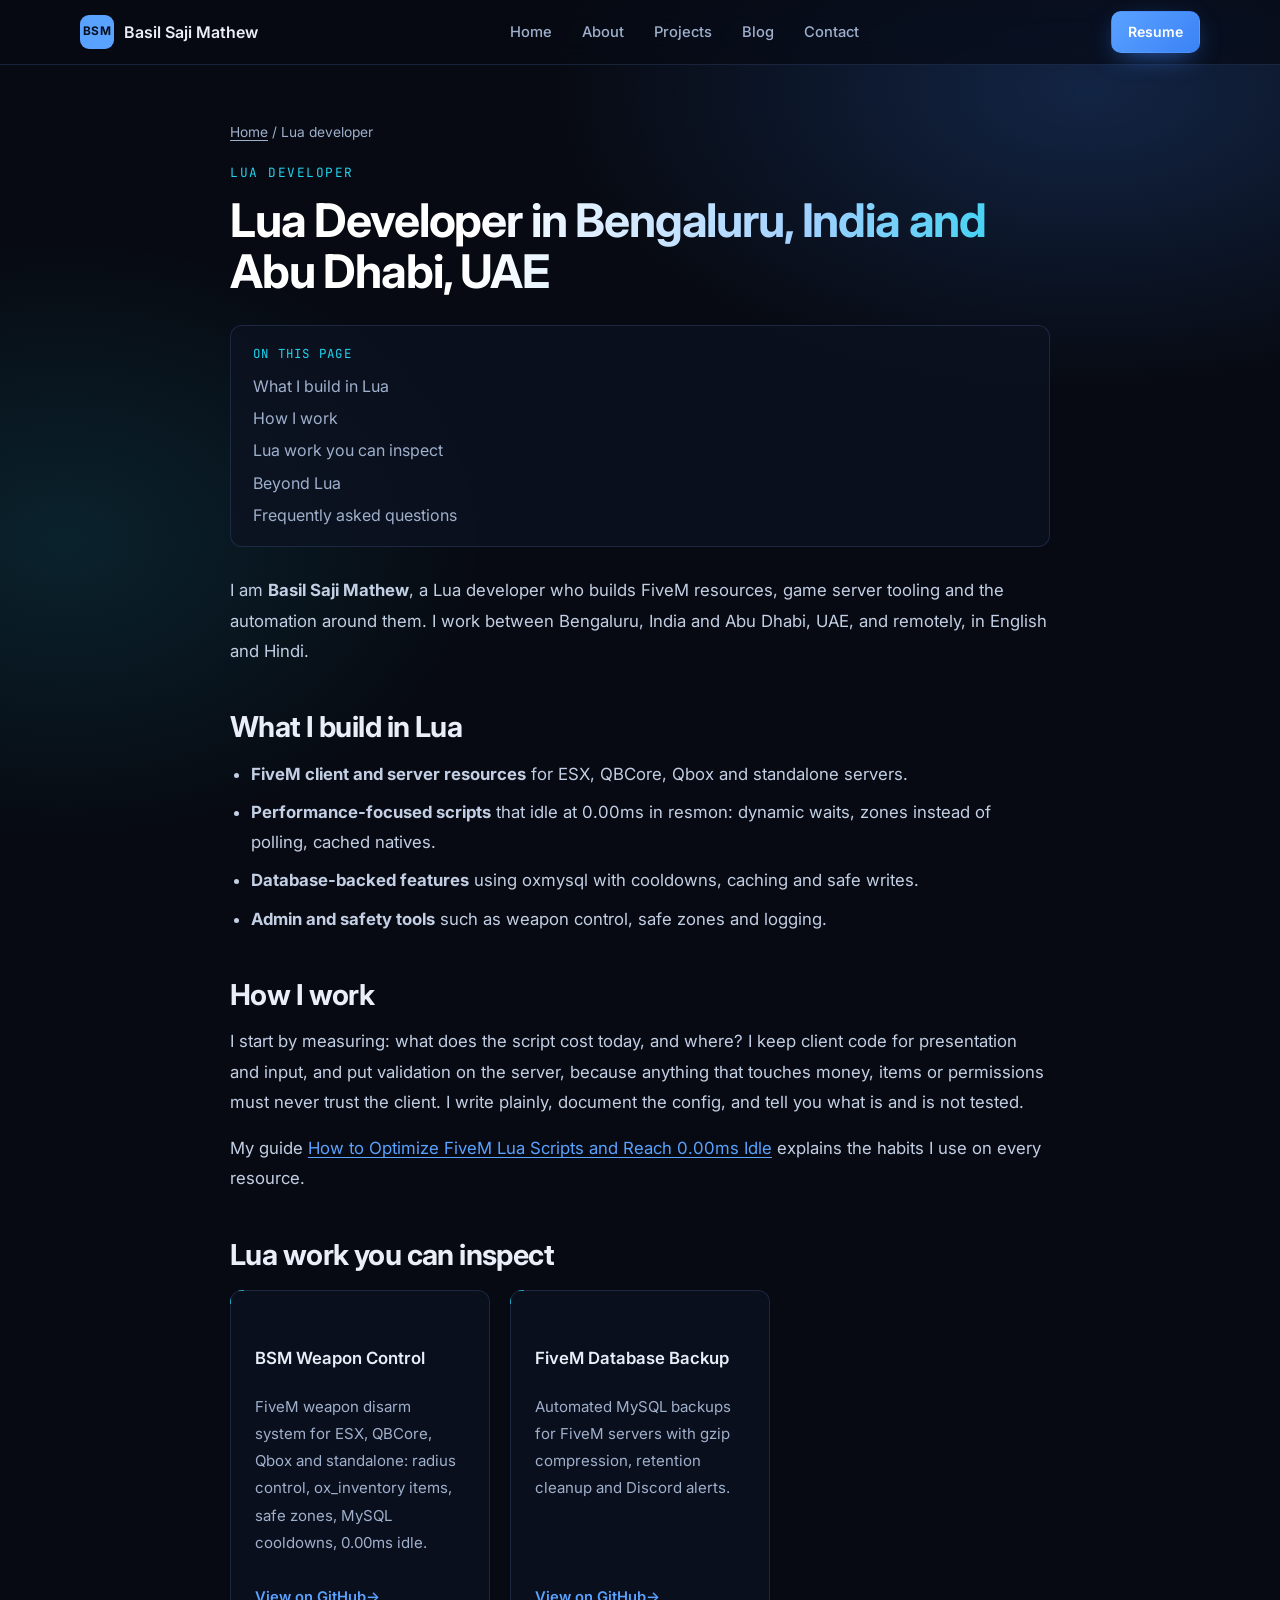
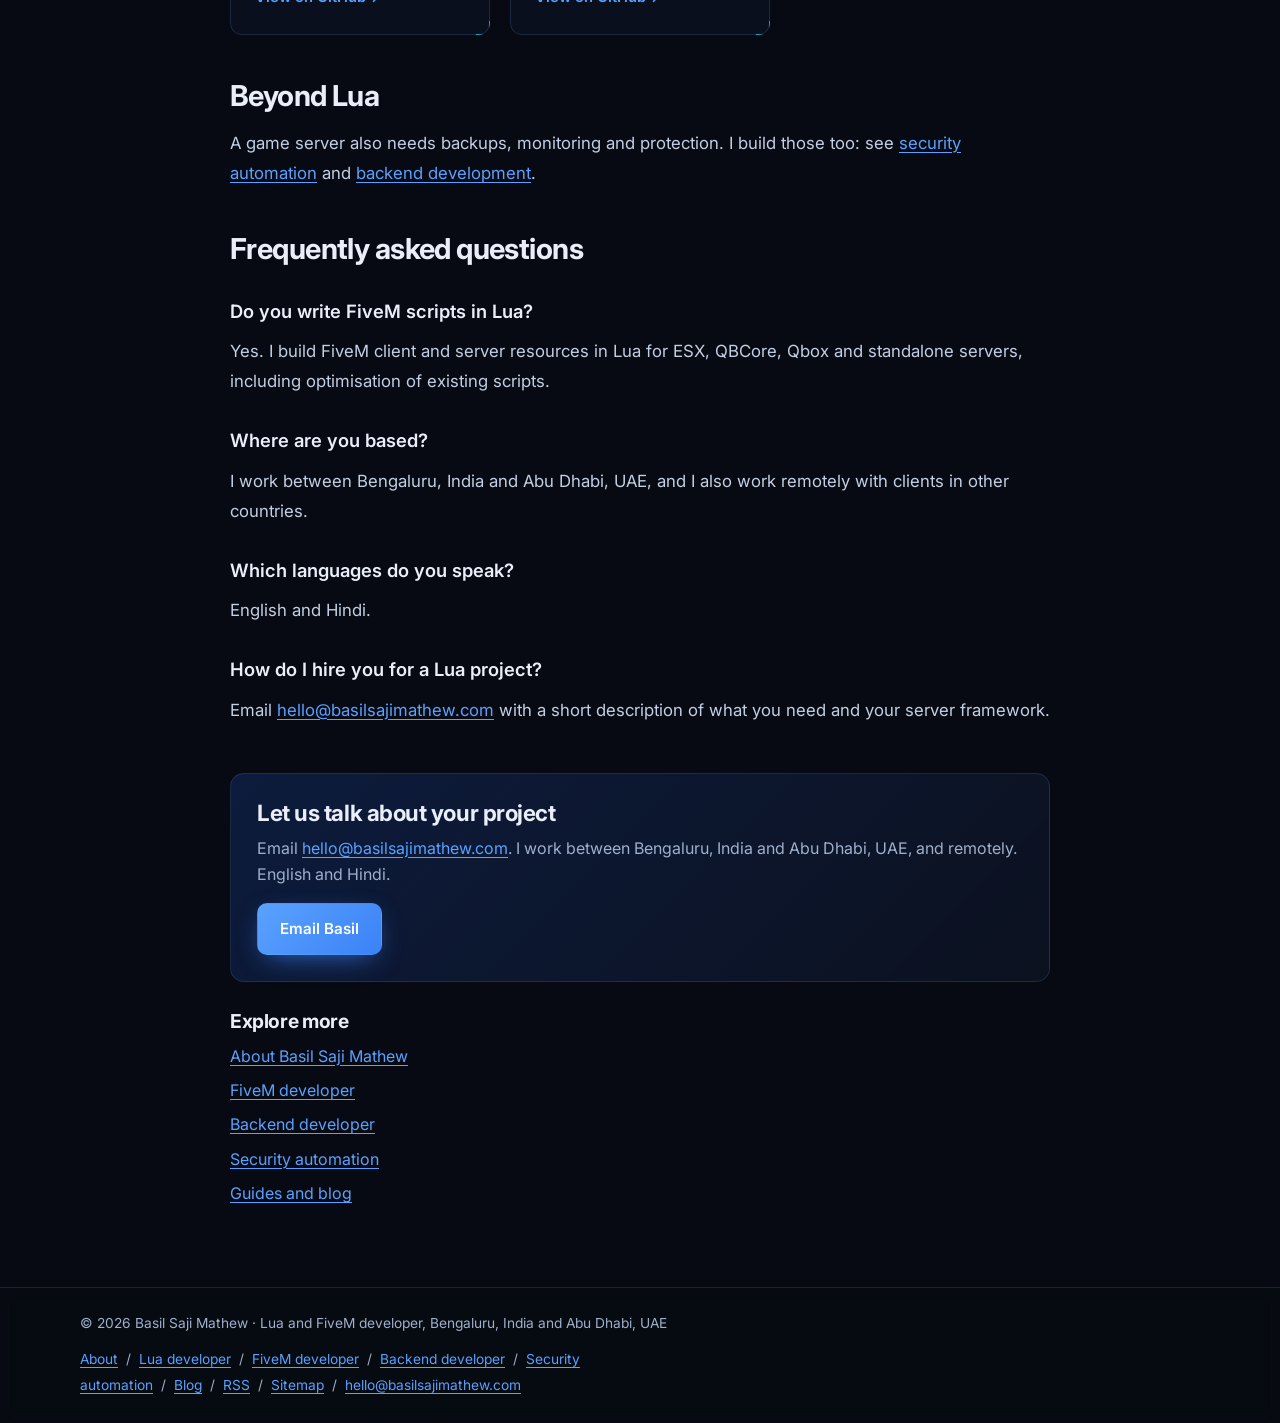
<file: lua-developer/index.html>
<!doctype html>
<html lang="en" data-theme="dark" class="lite">
<head>
<meta charset="utf-8">
<meta name="viewport" content="width=device-width, initial-scale=1">
<meta name="theme-color" content="#070a12">
<meta name="robots" content="index,follow,max-image-preview:large,max-snippet:-1">
<meta name="author" content="Basil Saji Mathew">
<link rel="icon" href="/assets/favicon.svg" type="image/svg+xml">
<link rel="alternate" type="application/rss+xml" title="Basil Saji Mathew: blog" href="/feed.xml">
<link rel="preconnect" href="https://fonts.googleapis.com">
<link rel="preconnect" href="https://fonts.gstatic.com" crossorigin>
<link href="https://fonts.googleapis.com/css2?family=Inter:wght@400;500;600;700&family=JetBrains+Mono:wght@400;500&display=swap" rel="stylesheet">
<link rel="stylesheet" href="/style.css">
<title>Lua Developer in Bengaluru and Abu Dhabi | Basil Saji Mathew</title>
<meta name="description" content="Basil Saji Mathew is a Lua developer for FiveM resources, game server tooling and automation, working in Bengaluru, India and Abu Dhabi, UAE, and remotely.">
<link rel="canonical" href="https://basilsajimathew.com/lua-developer/">
<meta property="og:site_name" content="Basil Saji Mathew">
<meta property="og:locale" content="en_IN">
<meta property="og:title" content="Lua Developer in Bengaluru and Abu Dhabi | Basil Saji Mathew">
<meta property="og:description" content="Basil Saji Mathew is a Lua developer for FiveM resources, game server tooling and automation, working in Bengaluru, India and Abu Dhabi, UAE, and remotely.">
<meta property="og:type" content="website">
<meta property="og:url" content="https://basilsajimathew.com/lua-developer/">
<meta property="og:image" content="https://basilsajimathew.com/assets/og.png">
<meta property="og:image:alt" content="Basil Saji Mathew, Lua and FiveM developer, backend and security automation">
<meta name="twitter:card" content="summary_large_image">
<meta name="twitter:title" content="Lua Developer in Bengaluru and Abu Dhabi | Basil Saji Mathew">
<meta name="twitter:description" content="Basil Saji Mathew is a Lua developer for FiveM resources, game server tooling and automation, working in Bengaluru, India and Abu Dhabi, UAE, and remotely.">
<meta name="twitter:image" content="https://basilsajimathew.com/assets/og.png">
<script type="application/ld+json">{"@context": "https://schema.org", "@graph": [{"@type": "WebPage", "@id": "https://basilsajimathew.com/lua-developer/#webpage", "url": "https://basilsajimathew.com/lua-developer/", "name": "Lua Developer in Bengaluru and Abu Dhabi | Basil Saji Mathew", "description": "Basil Saji Mathew is a Lua developer for FiveM resources, game server tooling and automation, working in Bengaluru, India and Abu Dhabi, UAE, and remotely.", "inLanguage": "en", "isPartOf": {"@id": "https://basilsajimathew.com/#website"}, "about": {"@id": "https://basilsajimathew.com/#person"}, "dateModified": "2026-11-27"}, {"@type": "Service", "name": "Lua development for FiveM and game servers", "description": "Custom Lua resources, performance optimisation and tooling for FiveM and game servers.", "provider": {"@id": "https://basilsajimathew.com/#person"}, "areaServed": [{"@type": "City", "name": "Bengaluru"}, {"@type": "City", "name": "Abu Dhabi"}, {"@type": "Country", "name": "India"}, {"@type": "Country", "name": "United Arab Emirates"}], "availableLanguage": ["English", "Hindi"], "url": "https://basilsajimathew.com/lua-developer/"}, {"@type": "FAQPage", "mainEntity": [{"@type": "Question", "name": "Do you write FiveM scripts in Lua?", "acceptedAnswer": {"@type": "Answer", "text": "Yes. I build FiveM client and server resources in Lua for ESX, QBCore, Qbox and standalone servers, including optimisation of existing scripts."}}, {"@type": "Question", "name": "Where are you based?", "acceptedAnswer": {"@type": "Answer", "text": "I work between Bengaluru, India and Abu Dhabi, UAE, and I also work remotely with clients in other countries."}}, {"@type": "Question", "name": "Which languages do you speak?", "acceptedAnswer": {"@type": "Answer", "text": "English and Hindi."}}, {"@type": "Question", "name": "How do I hire you for a Lua project?", "acceptedAnswer": {"@type": "Answer", "text": "Email hello@basilsajimathew.com with a short description of what you need and your server framework."}}]}, {"@type": "BreadcrumbList", "itemListElement": [{"@type": "ListItem", "position": 1, "name": "Home", "item": "https://basilsajimathew.com/"}, {"@type": "ListItem", "position": 2, "name": "Lua developer", "item": "https://basilsajimathew.com/lua-developer/"}]}]}</script>
</head>
<body>
<a class="skip" href="#main">Skip to content</a>
<header class="header"><div class="wrap bar">
  <a class="brand" href="/" aria-label="Basil Saji Mathew, home"><span class="mark">BSM</span><span class="brand-name">Basil Saji Mathew</span></a>
  <nav class="nav" aria-label="Primary"><a href="/">Home</a><a href="/about/">About</a><a href="/#projects">Projects</a><a href="/blog/">Blog</a><a href="/#contact">Contact</a></nav>
  <div class="actions"><a class="btn btn-sm" href="/Basil_Saji_Mathew_CV.pdf" download>Resume</a></div>
</div></header>
<main id="main"><div class="wrap article">
<nav class="crumbs" aria-label="Breadcrumb"><a href="/">Home</a> / <span>Lua developer</span></nav>
<p class="kicker">Lua developer</p>
<h1>Lua Developer in Bengaluru, India and Abu Dhabi, UAE</h1>
<nav class="toc" aria-label="On this page"><p>On this page</p><ul><li><a href="#what">What I build in Lua</a></li><li><a href="#how">How I work</a></li><li><a href="#work">Lua work you can inspect</a></li><li><a href="#beyond">Beyond Lua</a></li><li><a href="#faq">Frequently asked questions</a></li></ul></nav>
<div class="prose-article"><p>I am <strong>Basil Saji Mathew</strong>, a Lua developer who builds FiveM resources, game server tooling and the automation around them. I work between Bengaluru, India and Abu Dhabi, UAE, and remotely, in English and Hindi.</p>
<h2 id="what">What I build in Lua</h2>
<ul>
<li><strong>FiveM client and server resources</strong> for ESX, QBCore, Qbox and standalone servers.</li>
<li><strong>Performance-focused scripts</strong> that idle at 0.00ms in resmon: dynamic waits, zones instead of polling, cached natives.</li>
<li><strong>Database-backed features</strong> using oxmysql with cooldowns, caching and safe writes.</li>
<li><strong>Admin and safety tools</strong> such as weapon control, safe zones and logging.</li>
</ul>
<h2 id="how">How I work</h2>
<p>I start by measuring: what does the script cost today, and where? I keep client code for presentation and input, and put validation on the server, because anything that touches money, items or permissions must never trust the client. I write plainly, document the config, and tell you what is and is not tested.</p>
<p>My guide <a href="/blog/optimize-fivem-lua-scripts-low-resmon/">How to Optimize FiveM Lua Scripts and Reach 0.00ms Idle</a> explains the habits I use on every resource.</p>
<h2 id="work">Lua work you can inspect</h2><div class="cards svc-projects"><article class="card"><h3>BSM Weapon Control</h3><p>FiveM weapon disarm system for ESX, QBCore, Qbox and standalone: radius control, ox_inventory items, safe zones, MySQL cooldowns, 0.00ms idle.</p><a class="link" href="https://github.com/BASIL-SAJI-MATHEW/BSM_Weapon_Control" rel="noopener">View on GitHub</a></article><article class="card"><h3>FiveM Database Backup</h3><p>Automated MySQL backups for FiveM servers with gzip compression, retention cleanup and Discord alerts.</p><a class="link" href="https://github.com/BASIL-SAJI-MATHEW/fivem-database-backup" rel="noopener">View on GitHub</a></article></div>
<h2 id="beyond">Beyond Lua</h2>
<p>A game server also needs backups, monitoring and protection. I build those too: see <a href="/security-automation/">security automation</a> and <a href="/backend-developer/">backend development</a>.</p><h2 id="faq">Frequently asked questions</h2><h3>Do you write FiveM scripts in Lua?</h3><p>Yes. I build FiveM client and server resources in Lua for ESX, QBCore, Qbox and standalone servers, including optimisation of existing scripts.</p><h3>Where are you based?</h3><p>I work between Bengaluru, India and Abu Dhabi, UAE, and I also work remotely with clients in other countries.</p><h3>Which languages do you speak?</h3><p>English and Hindi.</p><h3>How do I hire you for a Lua project?</h3><p>Email <a href="mailto:hello@basilsajimathew.com">hello@basilsajimathew.com</a> with a short description of what you need and your server framework.</p></div>
<aside class="cta-box"><h2>Let us talk about your project</h2><p>Email <a href="mailto:hello@basilsajimathew.com">hello@basilsajimathew.com</a>. I work between Bengaluru, India and Abu Dhabi, UAE, and remotely. English and Hindi.</p><a class="btn" href="mailto:hello@basilsajimathew.com">Email Basil</a></aside>
<section class="related"><h2>Explore more</h2><ul><li><a href="/about/">About Basil Saji Mathew</a></li><li><a href="/fivem-developer/">FiveM developer</a></li><li><a href="/backend-developer/">Backend developer</a></li><li><a href="/security-automation/">Security automation</a></li><li><a href="/blog/">Guides and blog</a></li></ul></section>
</div></main>
<footer class="footer"><div class="wrap foot footcols">
<span>&copy; 2026 Basil Saji Mathew &middot; Lua and FiveM developer, Bengaluru, India and Abu Dhabi, UAE</span>
<span><a href="/about/">About</a> &nbsp;/&nbsp; <a href="/lua-developer/">Lua developer</a> &nbsp;/&nbsp; <a href="/fivem-developer/">FiveM developer</a> &nbsp;/&nbsp; <a href="/backend-developer/">Backend developer</a> &nbsp;/&nbsp; <a href="/security-automation/">Security automation</a> &nbsp;/&nbsp; <a href="/blog/">Blog</a> &nbsp;/&nbsp; <a href="/feed.xml">RSS</a> &nbsp;/&nbsp; <a href="/sitemap.xml">Sitemap</a> &nbsp;/&nbsp; <a href="mailto:hello@basilsajimathew.com">hello@basilsajimathew.com</a></span>
</div></footer>
</body>
</html>
</file>
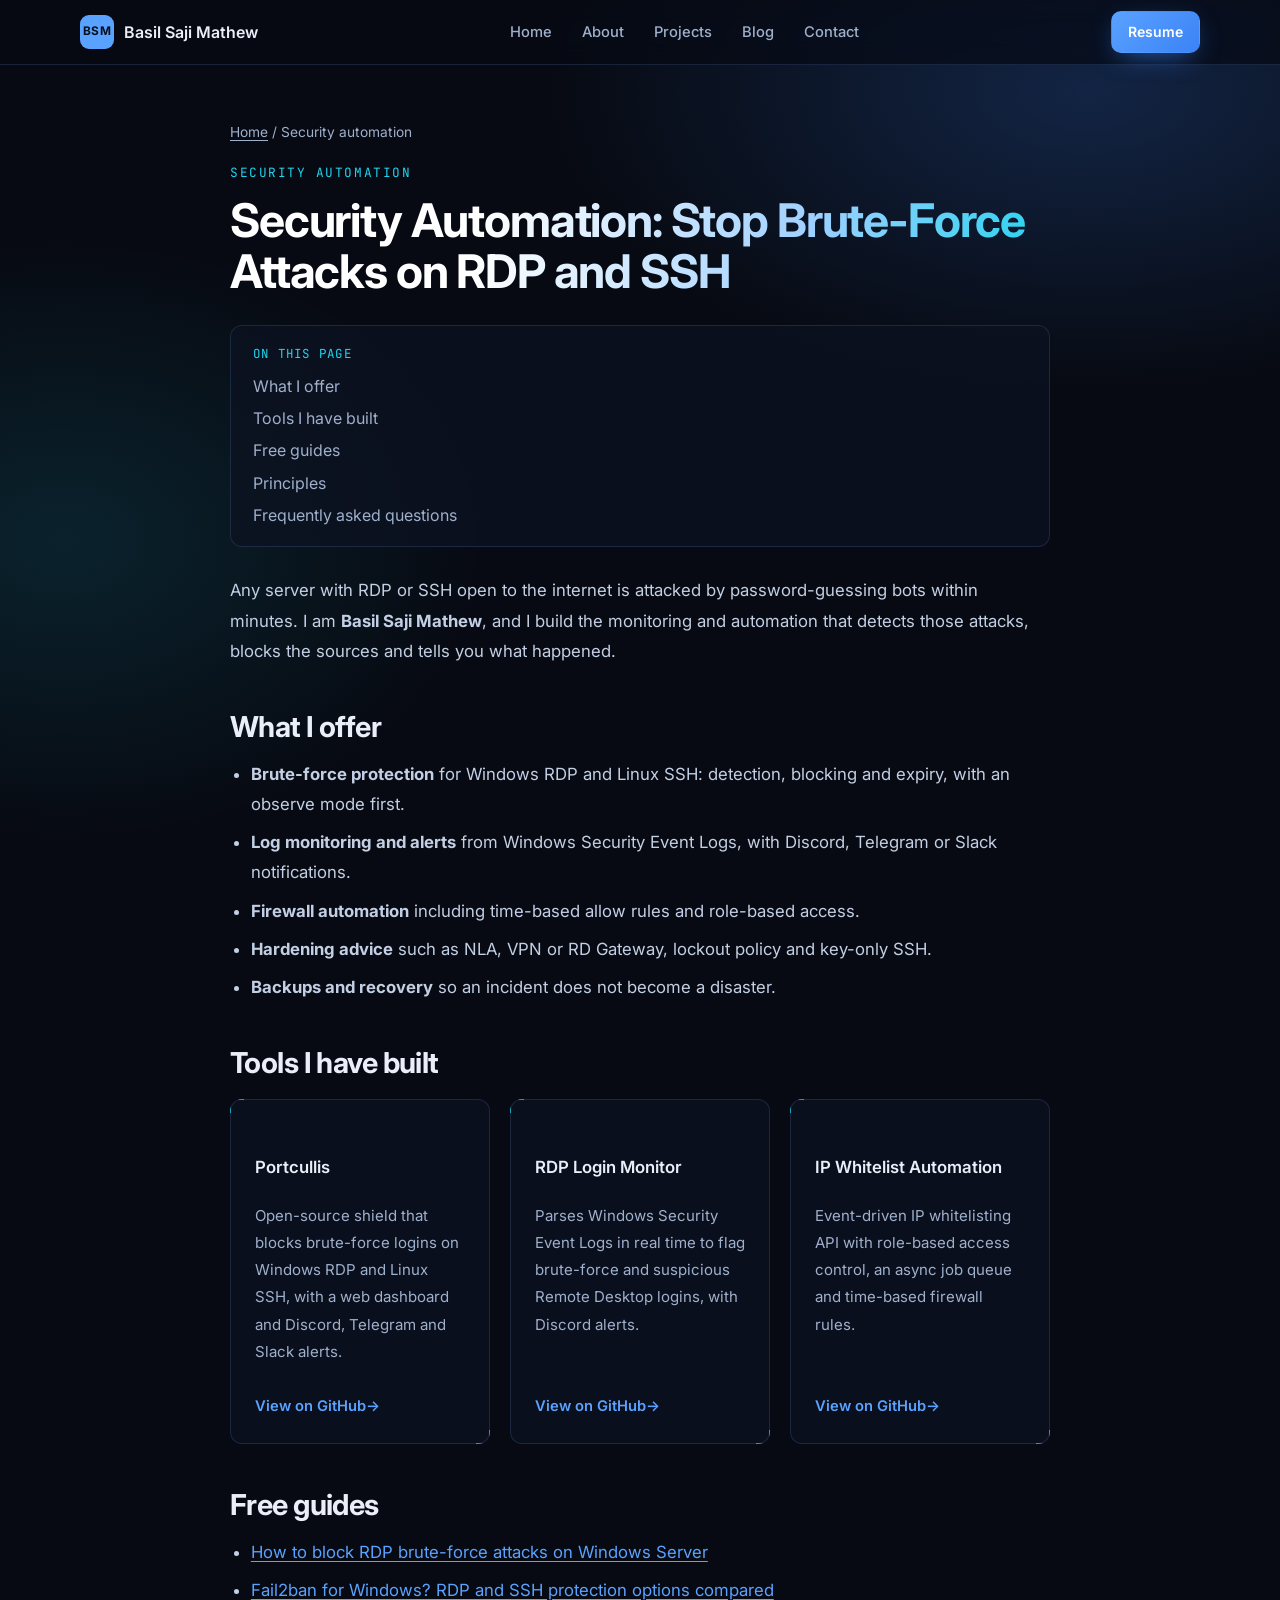
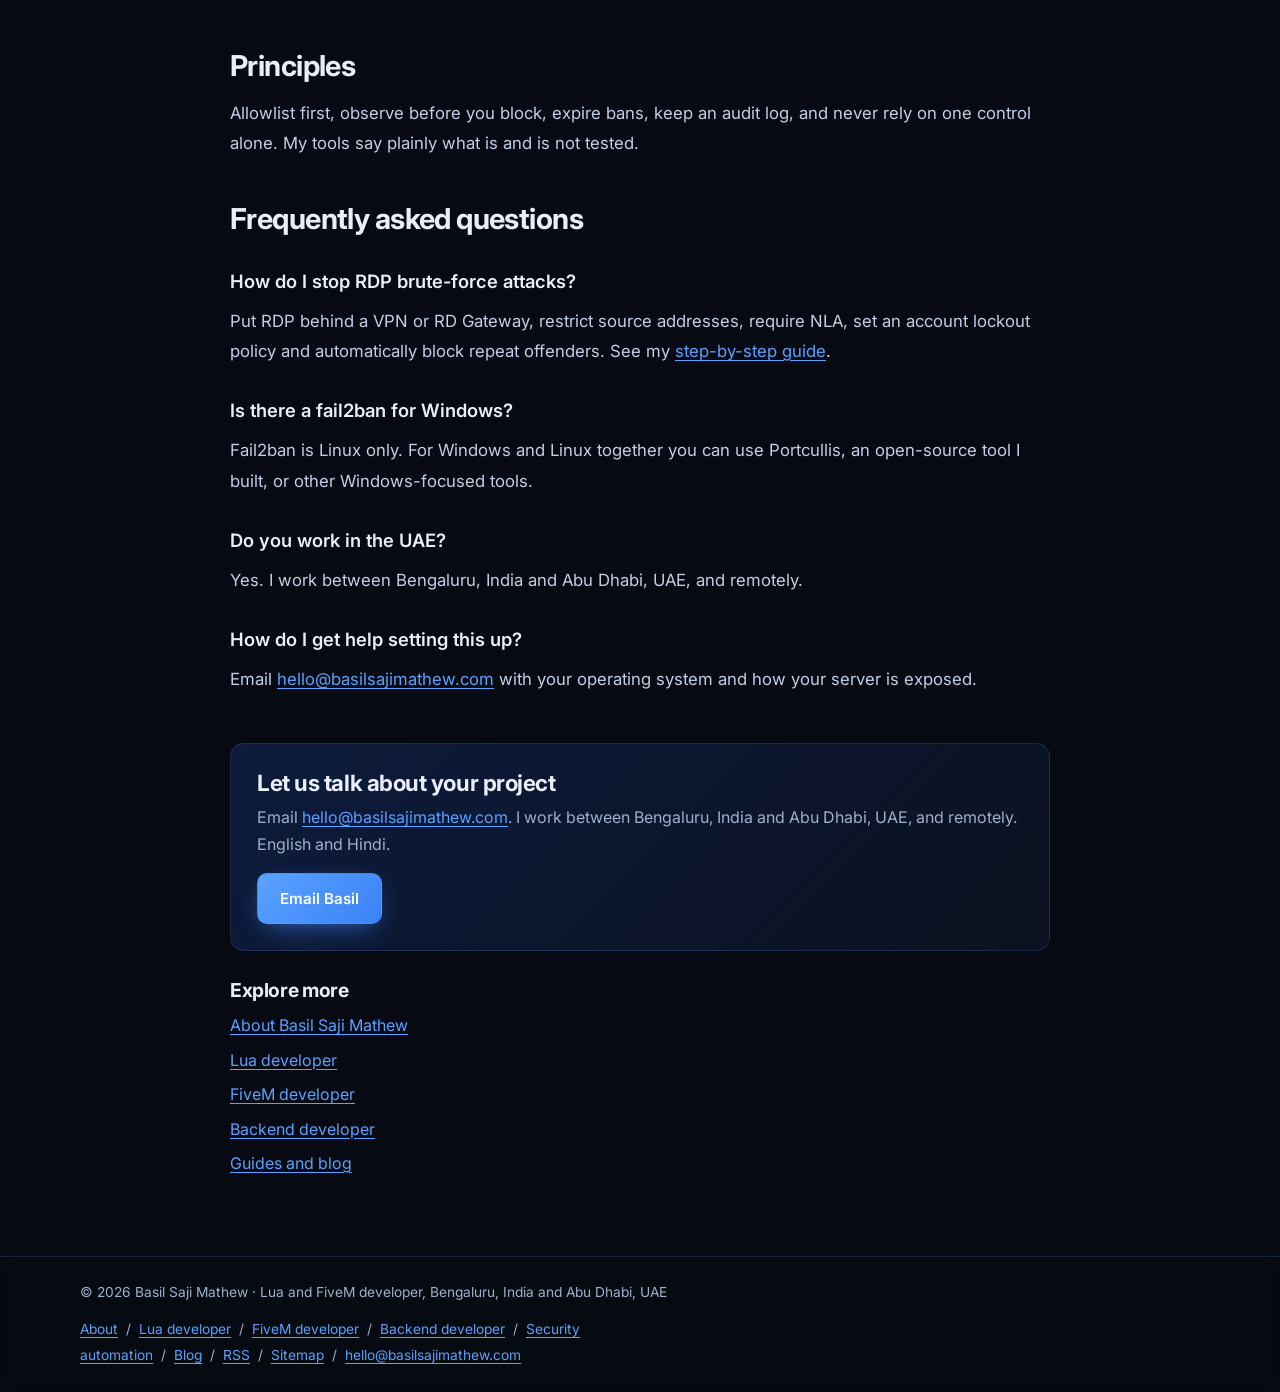
<file: security-automation/index.html>
<!doctype html>
<html lang="en" data-theme="dark" class="lite">
<head>
<meta charset="utf-8">
<meta name="viewport" content="width=device-width, initial-scale=1">
<meta name="theme-color" content="#070a12">
<meta name="robots" content="index,follow,max-image-preview:large,max-snippet:-1">
<meta name="author" content="Basil Saji Mathew">
<link rel="icon" href="/assets/favicon.svg" type="image/svg+xml">
<link rel="alternate" type="application/rss+xml" title="Basil Saji Mathew: blog" href="/feed.xml">
<link rel="preconnect" href="https://fonts.googleapis.com">
<link rel="preconnect" href="https://fonts.gstatic.com" crossorigin>
<link href="https://fonts.googleapis.com/css2?family=Inter:wght@400;500;600;700&family=JetBrains+Mono:wght@400;500&display=swap" rel="stylesheet">
<link rel="stylesheet" href="/style.css">
<title>RDP and SSH Brute-Force Protection | Basil Saji Mathew</title>
<meta name="description" content="Security automation by Basil Saji Mathew: detect and block brute-force attacks on Windows RDP and Linux SSH, with alerts. Bengaluru and Abu Dhabi.">
<link rel="canonical" href="https://basilsajimathew.com/security-automation/">
<meta property="og:site_name" content="Basil Saji Mathew">
<meta property="og:locale" content="en_IN">
<meta property="og:title" content="RDP and SSH Brute-Force Protection | Basil Saji Mathew">
<meta property="og:description" content="Security automation by Basil Saji Mathew: detect and block brute-force attacks on Windows RDP and Linux SSH, with alerts. Bengaluru and Abu Dhabi.">
<meta property="og:type" content="website">
<meta property="og:url" content="https://basilsajimathew.com/security-automation/">
<meta property="og:image" content="https://basilsajimathew.com/assets/og.png">
<meta property="og:image:alt" content="Basil Saji Mathew, Lua and FiveM developer, backend and security automation">
<meta name="twitter:card" content="summary_large_image">
<meta name="twitter:title" content="RDP and SSH Brute-Force Protection | Basil Saji Mathew">
<meta name="twitter:description" content="Security automation by Basil Saji Mathew: detect and block brute-force attacks on Windows RDP and Linux SSH, with alerts. Bengaluru and Abu Dhabi.">
<meta name="twitter:image" content="https://basilsajimathew.com/assets/og.png">
<script type="application/ld+json">{"@context": "https://schema.org", "@graph": [{"@type": "WebPage", "@id": "https://basilsajimathew.com/security-automation/#webpage", "url": "https://basilsajimathew.com/security-automation/", "name": "RDP and SSH Brute-Force Protection | Basil Saji Mathew", "description": "Security automation by Basil Saji Mathew: detect and block brute-force attacks on Windows RDP and Linux SSH, with alerts. Bengaluru and Abu Dhabi.", "inLanguage": "en", "isPartOf": {"@id": "https://basilsajimathew.com/#website"}, "about": {"@id": "https://basilsajimathew.com/#person"}, "dateModified": "2026-11-27"}, {"@type": "Service", "name": "Security automation and brute-force protection", "description": "Detection, blocking and alerting for brute-force attacks on Windows RDP and Linux SSH.", "provider": {"@id": "https://basilsajimathew.com/#person"}, "areaServed": [{"@type": "City", "name": "Bengaluru"}, {"@type": "City", "name": "Abu Dhabi"}, {"@type": "Country", "name": "India"}, {"@type": "Country", "name": "United Arab Emirates"}], "availableLanguage": ["English", "Hindi"], "url": "https://basilsajimathew.com/security-automation/"}, {"@type": "FAQPage", "mainEntity": [{"@type": "Question", "name": "How do I stop RDP brute-force attacks?", "acceptedAnswer": {"@type": "Answer", "text": "Put RDP behind a VPN or RD Gateway, restrict source addresses, require NLA, set an account lockout policy and automatically block repeat offenders. See my step-by-step guide."}}, {"@type": "Question", "name": "Is there a fail2ban for Windows?", "acceptedAnswer": {"@type": "Answer", "text": "Fail2ban is Linux only. For Windows and Linux together you can use Portcullis, an open-source tool I built, or other Windows-focused tools."}}, {"@type": "Question", "name": "Do you work in the UAE?", "acceptedAnswer": {"@type": "Answer", "text": "Yes. I work between Bengaluru, India and Abu Dhabi, UAE, and remotely."}}, {"@type": "Question", "name": "How do I get help setting this up?", "acceptedAnswer": {"@type": "Answer", "text": "Email hello@basilsajimathew.com with your operating system and how your server is exposed."}}]}, {"@type": "BreadcrumbList", "itemListElement": [{"@type": "ListItem", "position": 1, "name": "Home", "item": "https://basilsajimathew.com/"}, {"@type": "ListItem", "position": 2, "name": "Security automation", "item": "https://basilsajimathew.com/security-automation/"}]}]}</script>
</head>
<body>
<a class="skip" href="#main">Skip to content</a>
<header class="header"><div class="wrap bar">
  <a class="brand" href="/" aria-label="Basil Saji Mathew, home"><span class="mark">BSM</span><span class="brand-name">Basil Saji Mathew</span></a>
  <nav class="nav" aria-label="Primary"><a href="/">Home</a><a href="/about/">About</a><a href="/#projects">Projects</a><a href="/blog/">Blog</a><a href="/#contact">Contact</a></nav>
  <div class="actions"><a class="btn btn-sm" href="/Basil_Saji_Mathew_CV.pdf" download>Resume</a></div>
</div></header>
<main id="main"><div class="wrap article">
<nav class="crumbs" aria-label="Breadcrumb"><a href="/">Home</a> / <span>Security automation</span></nav>
<p class="kicker">Security automation</p>
<h1>Security Automation: Stop Brute-Force Attacks on RDP and SSH</h1>
<nav class="toc" aria-label="On this page"><p>On this page</p><ul><li><a href="#offer">What I offer</a></li><li><a href="#tools">Tools I have built</a></li><li><a href="#guides">Free guides</a></li><li><a href="#principles">Principles</a></li><li><a href="#faq">Frequently asked questions</a></li></ul></nav>
<div class="prose-article"><p>Any server with RDP or SSH open to the internet is attacked by password-guessing bots within minutes. I am <strong>Basil Saji Mathew</strong>, and I build the monitoring and automation that detects those attacks, blocks the sources and tells you what happened.</p>
<h2 id="offer">What I offer</h2>
<ul>
<li><strong>Brute-force protection</strong> for Windows RDP and Linux SSH: detection, blocking and expiry, with an observe mode first.</li>
<li><strong>Log monitoring and alerts</strong> from Windows Security Event Logs, with Discord, Telegram or Slack notifications.</li>
<li><strong>Firewall automation</strong> including time-based allow rules and role-based access.</li>
<li><strong>Hardening advice</strong> such as NLA, VPN or RD Gateway, lockout policy and key-only SSH.</li>
<li><strong>Backups and recovery</strong> so an incident does not become a disaster.</li>
</ul>
<h2 id="tools">Tools I have built</h2><div class="cards svc-projects"><article class="card"><h3>Portcullis</h3><p>Open-source shield that blocks brute-force logins on Windows RDP and Linux SSH, with a web dashboard and Discord, Telegram and Slack alerts.</p><a class="link" href="https://github.com/BASIL-SAJI-MATHEW/portcullis" rel="noopener">View on GitHub</a></article><article class="card"><h3>RDP Login Monitor</h3><p>Parses Windows Security Event Logs in real time to flag brute-force and suspicious Remote Desktop logins, with Discord alerts.</p><a class="link" href="https://github.com/BASIL-SAJI-MATHEW/Rdp-Login-Monitor" rel="noopener">View on GitHub</a></article><article class="card"><h3>IP Whitelist Automation</h3><p>Event-driven IP whitelisting API with role-based access control, an async job queue and time-based firewall rules.</p><a class="link" href="https://github.com/BASIL-SAJI-MATHEW/IP-Whitelist-Automation" rel="noopener">View on GitHub</a></article></div>
<h2 id="guides">Free guides</h2>
<ul>
<li><a href="/blog/block-rdp-brute-force-attacks-windows/">How to block RDP brute-force attacks on Windows Server</a></li>
<li><a href="/blog/fail2ban-alternative-windows-rdp-ssh/">Fail2ban for Windows? RDP and SSH protection options compared</a></li>
</ul>
<h2 id="principles">Principles</h2>
<p>Allowlist first, observe before you block, expire bans, keep an audit log, and never rely on one control alone. My tools say plainly what is and is not tested.</p><h2 id="faq">Frequently asked questions</h2><h3>How do I stop RDP brute-force attacks?</h3><p>Put RDP behind a VPN or RD Gateway, restrict source addresses, require NLA, set an account lockout policy and automatically block repeat offenders. See my <a href="/blog/block-rdp-brute-force-attacks-windows/">step-by-step guide</a>.</p><h3>Is there a fail2ban for Windows?</h3><p>Fail2ban is Linux only. For Windows and Linux together you can use Portcullis, an open-source tool I built, or other Windows-focused tools.</p><h3>Do you work in the UAE?</h3><p>Yes. I work between Bengaluru, India and Abu Dhabi, UAE, and remotely.</p><h3>How do I get help setting this up?</h3><p>Email <a href="mailto:hello@basilsajimathew.com">hello@basilsajimathew.com</a> with your operating system and how your server is exposed.</p></div>
<aside class="cta-box"><h2>Let us talk about your project</h2><p>Email <a href="mailto:hello@basilsajimathew.com">hello@basilsajimathew.com</a>. I work between Bengaluru, India and Abu Dhabi, UAE, and remotely. English and Hindi.</p><a class="btn" href="mailto:hello@basilsajimathew.com">Email Basil</a></aside>
<section class="related"><h2>Explore more</h2><ul><li><a href="/about/">About Basil Saji Mathew</a></li><li><a href="/lua-developer/">Lua developer</a></li><li><a href="/fivem-developer/">FiveM developer</a></li><li><a href="/backend-developer/">Backend developer</a></li><li><a href="/blog/">Guides and blog</a></li></ul></section>
</div></main>
<footer class="footer"><div class="wrap foot footcols">
<span>&copy; 2026 Basil Saji Mathew &middot; Lua and FiveM developer, Bengaluru, India and Abu Dhabi, UAE</span>
<span><a href="/about/">About</a> &nbsp;/&nbsp; <a href="/lua-developer/">Lua developer</a> &nbsp;/&nbsp; <a href="/fivem-developer/">FiveM developer</a> &nbsp;/&nbsp; <a href="/backend-developer/">Backend developer</a> &nbsp;/&nbsp; <a href="/security-automation/">Security automation</a> &nbsp;/&nbsp; <a href="/blog/">Blog</a> &nbsp;/&nbsp; <a href="/feed.xml">RSS</a> &nbsp;/&nbsp; <a href="/sitemap.xml">Sitemap</a> &nbsp;/&nbsp; <a href="mailto:hello@basilsajimathew.com">hello@basilsajimathew.com</a></span>
</div></footer>
</body>
</html>
</file>
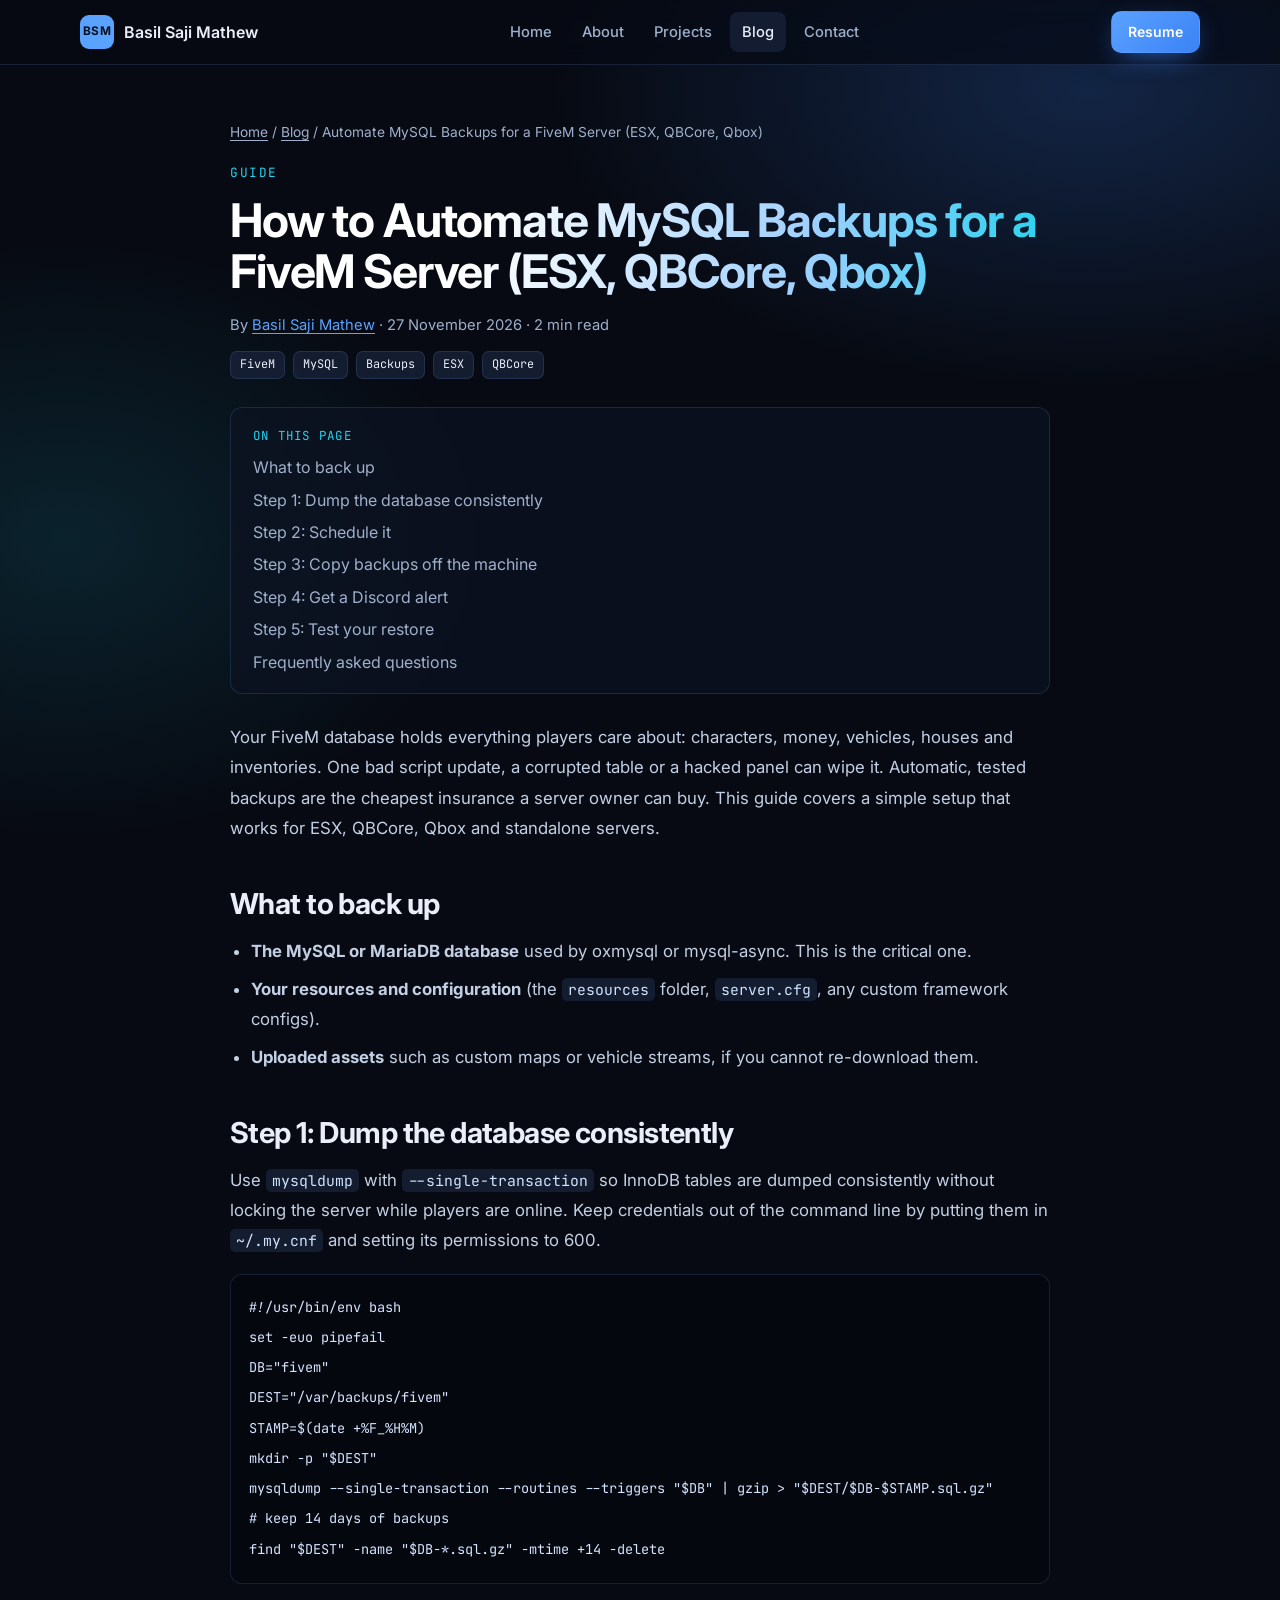
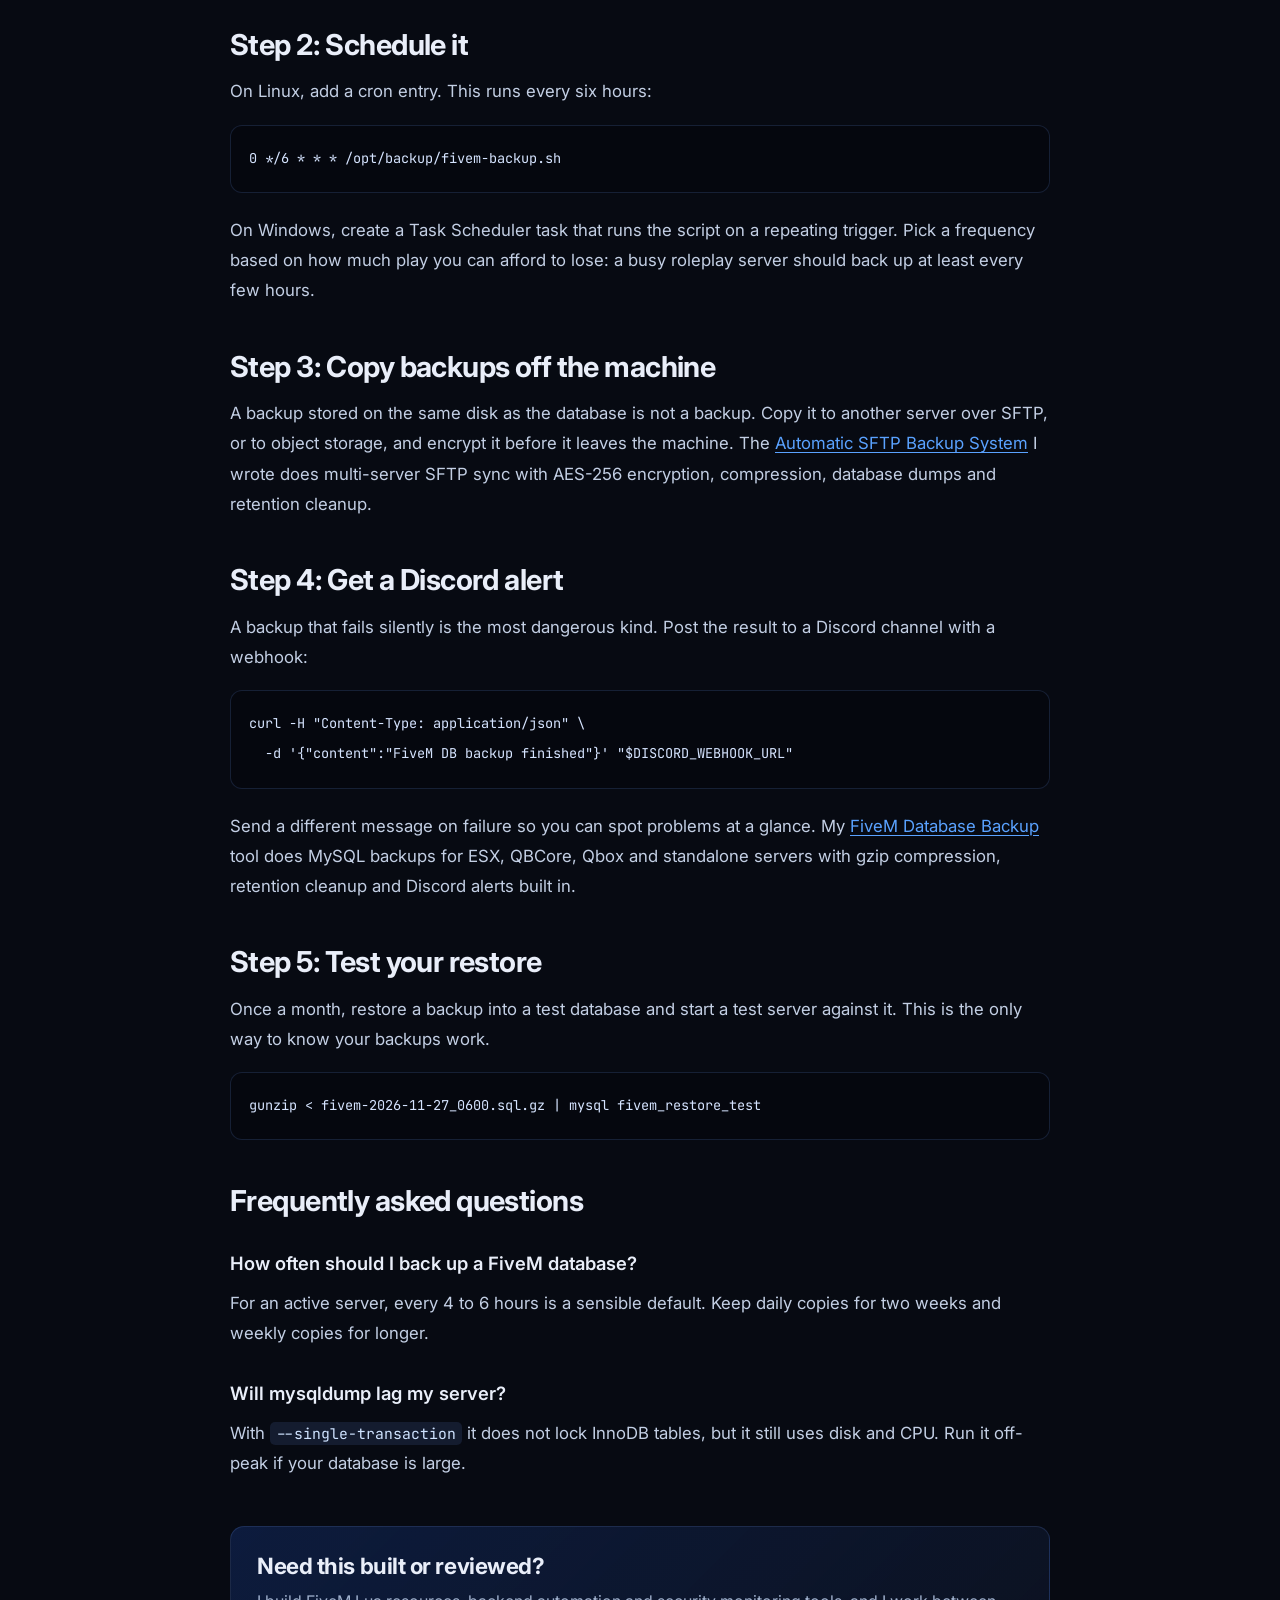
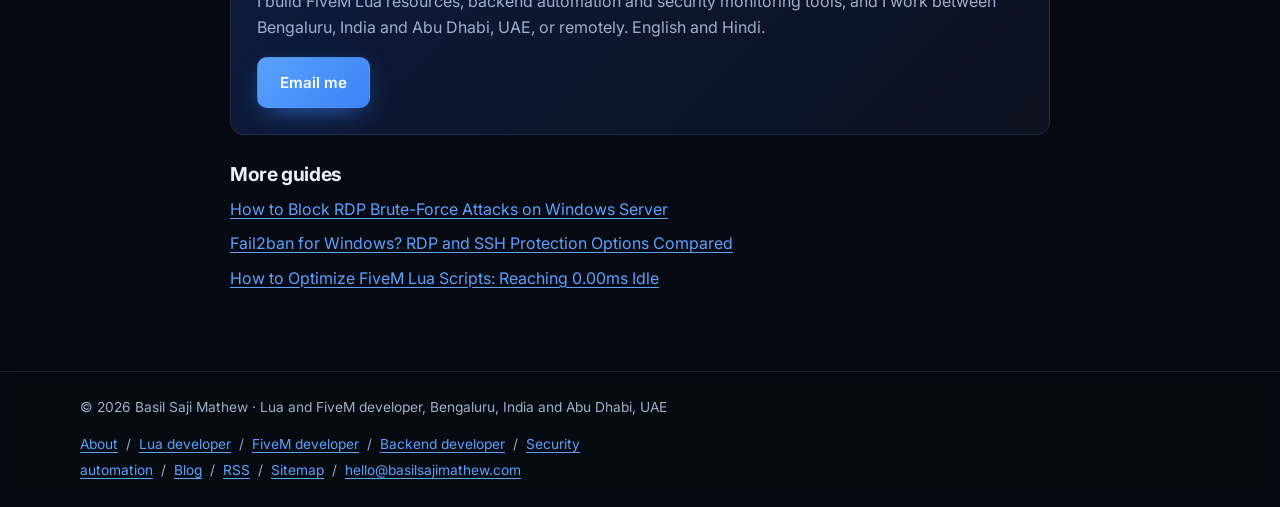
<file: blog/automate-mysql-backups-fivem-server/index.html>
<!doctype html>
<html lang="en" data-theme="dark" class="lite">
<head>
<meta charset="utf-8">
<meta name="viewport" content="width=device-width, initial-scale=1">
<meta name="theme-color" content="#070a12">
<meta name="robots" content="index,follow,max-image-preview:large,max-snippet:-1">
<meta name="author" content="Basil Saji Mathew">
<link rel="icon" href="/assets/favicon.svg" type="image/svg+xml">
<link rel="alternate" type="application/rss+xml" title="Basil Saji Mathew: blog" href="/feed.xml">
<link rel="preconnect" href="https://fonts.googleapis.com">
<link rel="preconnect" href="https://fonts.gstatic.com" crossorigin>
<link href="https://fonts.googleapis.com/css2?family=Inter:wght@400;500;600;700&family=JetBrains+Mono:wght@400;500&display=swap" rel="stylesheet">
<link rel="stylesheet" href="/style.css">
<title>Automate MySQL Backups for a FiveM Server (ESX, QBCore, Qbox)</title>
<meta name="description" content="A practical guide to automatic MySQL backups for FiveM servers: mysqldump, compression, retention, offsite copies, restore tests and Discord alerts.">
<link rel="canonical" href="https://basilsajimathew.com/blog/automate-mysql-backups-fivem-server/">
<meta property="og:site_name" content="Basil Saji Mathew">
<meta property="og:locale" content="en_IN">
<meta property="og:title" content="Automate MySQL Backups for a FiveM Server (ESX, QBCore, Qbox)">
<meta property="og:description" content="A practical guide to automatic MySQL backups for FiveM servers: mysqldump, compression, retention, offsite copies, restore tests and Discord alerts.">
<meta property="og:type" content="article">
<meta property="og:url" content="https://basilsajimathew.com/blog/automate-mysql-backups-fivem-server/">
<meta property="og:image" content="https://basilsajimathew.com/assets/og.png">
<meta property="og:image:alt" content="Basil Saji Mathew, Lua and FiveM developer, backend and security automation">
<meta name="twitter:card" content="summary_large_image">
<meta name="twitter:title" content="Automate MySQL Backups for a FiveM Server (ESX, QBCore, Qbox)">
<meta name="twitter:description" content="A practical guide to automatic MySQL backups for FiveM servers: mysqldump, compression, retention, offsite copies, restore tests and Discord alerts.">
<meta name="twitter:image" content="https://basilsajimathew.com/assets/og.png">
<script type="application/ld+json">{"@context": "https://schema.org", "@graph": [{"@type": "BlogPosting", "headline": "How to Automate MySQL Backups for a FiveM Server (ESX, QBCore, Qbox)", "description": "A practical guide to automatic MySQL backups for FiveM servers: mysqldump, compression, retention, offsite copies, restore tests and Discord alerts.", "datePublished": "2026-11-27", "dateModified": "2026-11-27", "inLanguage": "en", "mainEntityOfPage": "https://basilsajimathew.com/blog/automate-mysql-backups-fivem-server/", "image": "https://basilsajimathew.com/assets/og.png", "author": {"@type": "Person", "@id": "https://basilsajimathew.com/#person", "name": "Basil Saji Mathew", "url": "https://basilsajimathew.com/"}, "publisher": {"@type": "Person", "@id": "https://basilsajimathew.com/#person", "name": "Basil Saji Mathew", "url": "https://basilsajimathew.com/"}, "keywords": "FiveM, MySQL, Backups, ESX, QBCore", "wordCount": 476}, {"@type": "BreadcrumbList", "itemListElement": [{"@type": "ListItem", "position": 1, "name": "Home", "item": "https://basilsajimathew.com/"}, {"@type": "ListItem", "position": 2, "name": "Blog", "item": "https://basilsajimathew.com/blog/"}, {"@type": "ListItem", "position": 3, "name": "Automate MySQL Backups for a FiveM Server (ESX, QBCore, Qbox)", "item": "https://basilsajimathew.com/blog/automate-mysql-backups-fivem-server/"}]}]}</script>
</head>
<body>
<a class="skip" href="#main">Skip to content</a>
<header class="header"><div class="wrap bar">
  <a class="brand" href="/" aria-label="Basil Saji Mathew, home"><span class="mark">BSM</span><span class="brand-name">Basil Saji Mathew</span></a>
  <nav class="nav" aria-label="Primary"><a href="/">Home</a><a href="/about/">About</a><a href="/#projects">Projects</a><a href="/blog/" class="active">Blog</a><a href="/#contact">Contact</a></nav>
  <div class="actions"><a class="btn btn-sm" href="/Basil_Saji_Mathew_CV.pdf" download>Resume</a></div>
</div></header>
<main id="main"><article class="wrap article">
<nav class="crumbs" aria-label="Breadcrumb"><a href="/">Home</a> / <a href="/blog/">Blog</a> / <span>Automate MySQL Backups for a FiveM Server (ESX, QBCore, Qbox)</span></nav>
<p class="kicker">Guide</p>
<h1>How to Automate MySQL Backups for a FiveM Server (ESX, QBCore, Qbox)</h1>
<p class="post-meta">By <a href="/">Basil Saji Mathew</a> &middot; <time datetime="2026-11-27">27 November 2026</time> &middot; 2 min read</p>
<ul class="tags sm post-tags"><li>FiveM</li><li>MySQL</li><li>Backups</li><li>ESX</li><li>QBCore</li></ul>
<nav class="toc" aria-label="On this page"><p>On this page</p><ul><li><a href="#what">What to back up</a></li><li><a href="#dump">Step 1: Dump the database consistently</a></li><li><a href="#schedule">Step 2: Schedule it</a></li><li><a href="#offsite">Step 3: Copy backups off the machine</a></li><li><a href="#alerts">Step 4: Get a Discord alert</a></li><li><a href="#restore">Step 5: Test your restore</a></li><li><a href="#faq">Frequently asked questions</a></li></ul></nav>
<div class="prose-article">
<p>Your FiveM database holds everything players care about: characters, money, vehicles, houses and inventories. One bad script update, a corrupted table or a hacked panel can wipe it. Automatic, tested backups are the cheapest insurance a server owner can buy. This guide covers a simple setup that works for ESX, QBCore, Qbox and standalone servers.</p>

<h2 id="what">What to back up</h2>
<ul>
<li><strong>The MySQL or MariaDB database</strong> used by oxmysql or mysql-async. This is the critical one.</li>
<li><strong>Your resources and configuration</strong> (the <code>resources</code> folder, <code>server.cfg</code>, any custom framework configs).</li>
<li><strong>Uploaded assets</strong> such as custom maps or vehicle streams, if you cannot re-download them.</li>
</ul>

<h2 id="dump">Step 1: Dump the database consistently</h2>
<p>Use <code>mysqldump</code> with <code>--single-transaction</code> so InnoDB tables are dumped consistently without locking the server while players are online. Keep credentials out of the command line by putting them in <code>~/.my.cnf</code> and setting its permissions to 600.</p>
<pre><code>#!/usr/bin/env bash
set -euo pipefail
DB="fivem"
DEST="/var/backups/fivem"
STAMP=$(date +%F_%H%M)
mkdir -p "$DEST"
mysqldump --single-transaction --routines --triggers "$DB" | gzip &gt; "$DEST/$DB-$STAMP.sql.gz"
# keep 14 days of backups
find "$DEST" -name "$DB-*.sql.gz" -mtime +14 -delete</code></pre>

<h2 id="schedule">Step 2: Schedule it</h2>
<p>On Linux, add a cron entry. This runs every six hours:</p>
<pre><code>0 */6 * * * /opt/backup/fivem-backup.sh</code></pre>
<p>On Windows, create a Task Scheduler task that runs the script on a repeating trigger. Pick a frequency based on how much play you can afford to lose: a busy roleplay server should back up at least every few hours.</p>

<h2 id="offsite">Step 3: Copy backups off the machine</h2>
<p>A backup stored on the same disk as the database is not a backup. Copy it to another server over SFTP, or to object storage, and encrypt it before it leaves the machine. The <a href="https://github.com/BASIL-SAJI-MATHEW/Automatic-SFTP-Backup-System">Automatic SFTP Backup System</a> I wrote does multi-server SFTP sync with AES-256 encryption, compression, database dumps and retention cleanup.</p>

<h2 id="alerts">Step 4: Get a Discord alert</h2>
<p>A backup that fails silently is the most dangerous kind. Post the result to a Discord channel with a webhook:</p>
<pre><code>curl -H "Content-Type: application/json" \
  -d '{"content":"FiveM DB backup finished"}' "$DISCORD_WEBHOOK_URL"</code></pre>
<p>Send a different message on failure so you can spot problems at a glance. My <a href="https://github.com/BASIL-SAJI-MATHEW/fivem-database-backup">FiveM Database Backup</a> tool does MySQL backups for ESX, QBCore, Qbox and standalone servers with gzip compression, retention cleanup and Discord alerts built in.</p>

<h2 id="restore">Step 5: Test your restore</h2>
<p>Once a month, restore a backup into a test database and start a test server against it. This is the only way to know your backups work.</p>
<pre><code>gunzip &lt; fivem-2026-11-27_0600.sql.gz | mysql fivem_restore_test</code></pre>

<h2 id="faq">Frequently asked questions</h2>
<h3>How often should I back up a FiveM database?</h3>
<p>For an active server, every 4 to 6 hours is a sensible default. Keep daily copies for two weeks and weekly copies for longer.</p>
<h3>Will mysqldump lag my server?</h3>
<p>With <code>--single-transaction</code> it does not lock InnoDB tables, but it still uses disk and CPU. Run it off-peak if your database is large.</p>
</div>
<aside class="cta-box"><h2>Need this built or reviewed?</h2><p>I build FiveM Lua resources, backend automation and security monitoring tools, and I work between Bengaluru, India and Abu Dhabi, UAE, or remotely. English and Hindi.</p><a class="btn" href="mailto:hello@basilsajimathew.com?subject=Automate MySQL Backups for a FiveM Server (ESX, QBCore, Qbox)">Email me</a></aside>
<section class="related"><h2>More guides</h2><ul><li><a href="/blog/block-rdp-brute-force-attacks-windows/">How to Block RDP Brute-Force Attacks on Windows Server</a></li><li><a href="/blog/fail2ban-alternative-windows-rdp-ssh/">Fail2ban for Windows? RDP and SSH Protection Options Compared</a></li><li><a href="/blog/optimize-fivem-lua-scripts-low-resmon/">How to Optimize FiveM Lua Scripts: Reaching 0.00ms Idle</a></li></ul></section>
</article></main>
<footer class="footer"><div class="wrap foot footcols">
<span>&copy; 2026 Basil Saji Mathew &middot; Lua and FiveM developer, Bengaluru, India and Abu Dhabi, UAE</span>
<span><a href="/about/">About</a> &nbsp;/&nbsp; <a href="/lua-developer/">Lua developer</a> &nbsp;/&nbsp; <a href="/fivem-developer/">FiveM developer</a> &nbsp;/&nbsp; <a href="/backend-developer/">Backend developer</a> &nbsp;/&nbsp; <a href="/security-automation/">Security automation</a> &nbsp;/&nbsp; <a href="/blog/">Blog</a> &nbsp;/&nbsp; <a href="/feed.xml">RSS</a> &nbsp;/&nbsp; <a href="/sitemap.xml">Sitemap</a> &nbsp;/&nbsp; <a href="mailto:hello@basilsajimathew.com">hello@basilsajimathew.com</a></span>
</div></footer>
</body>
</html>
</file>
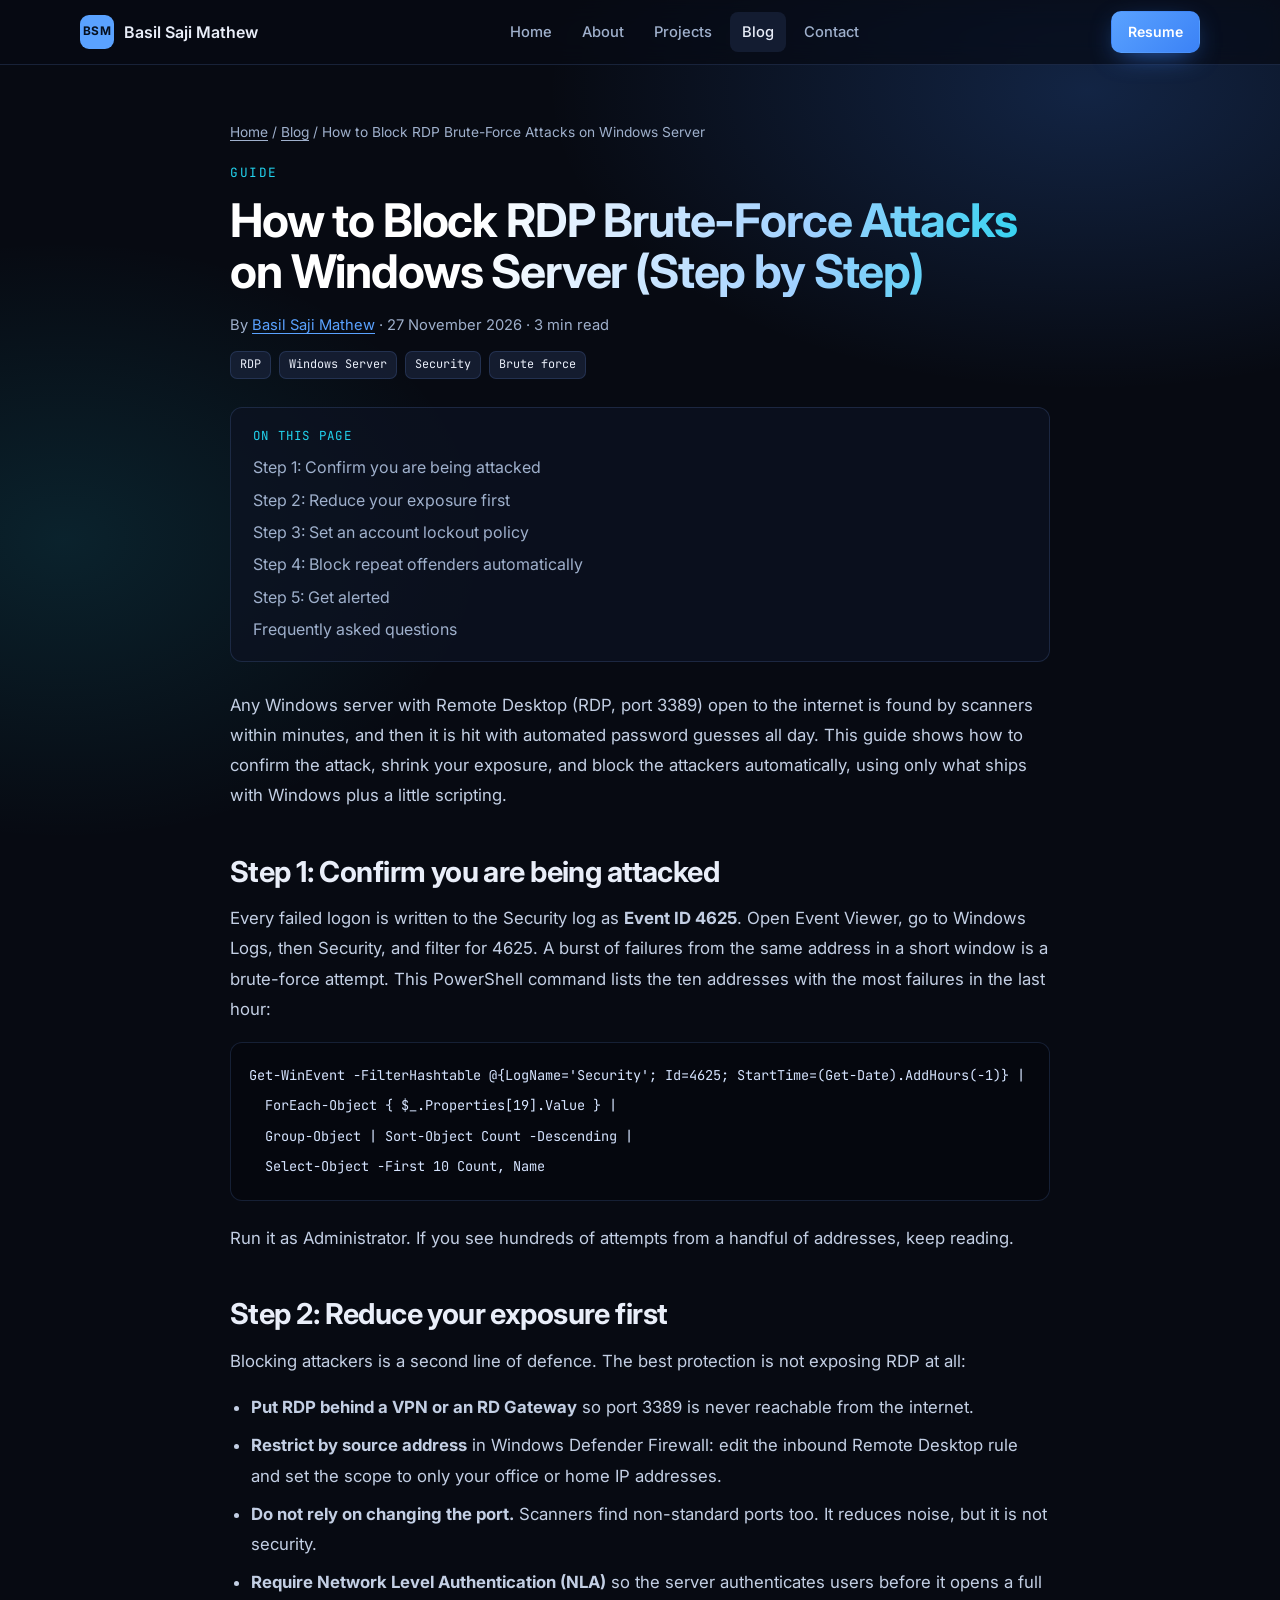
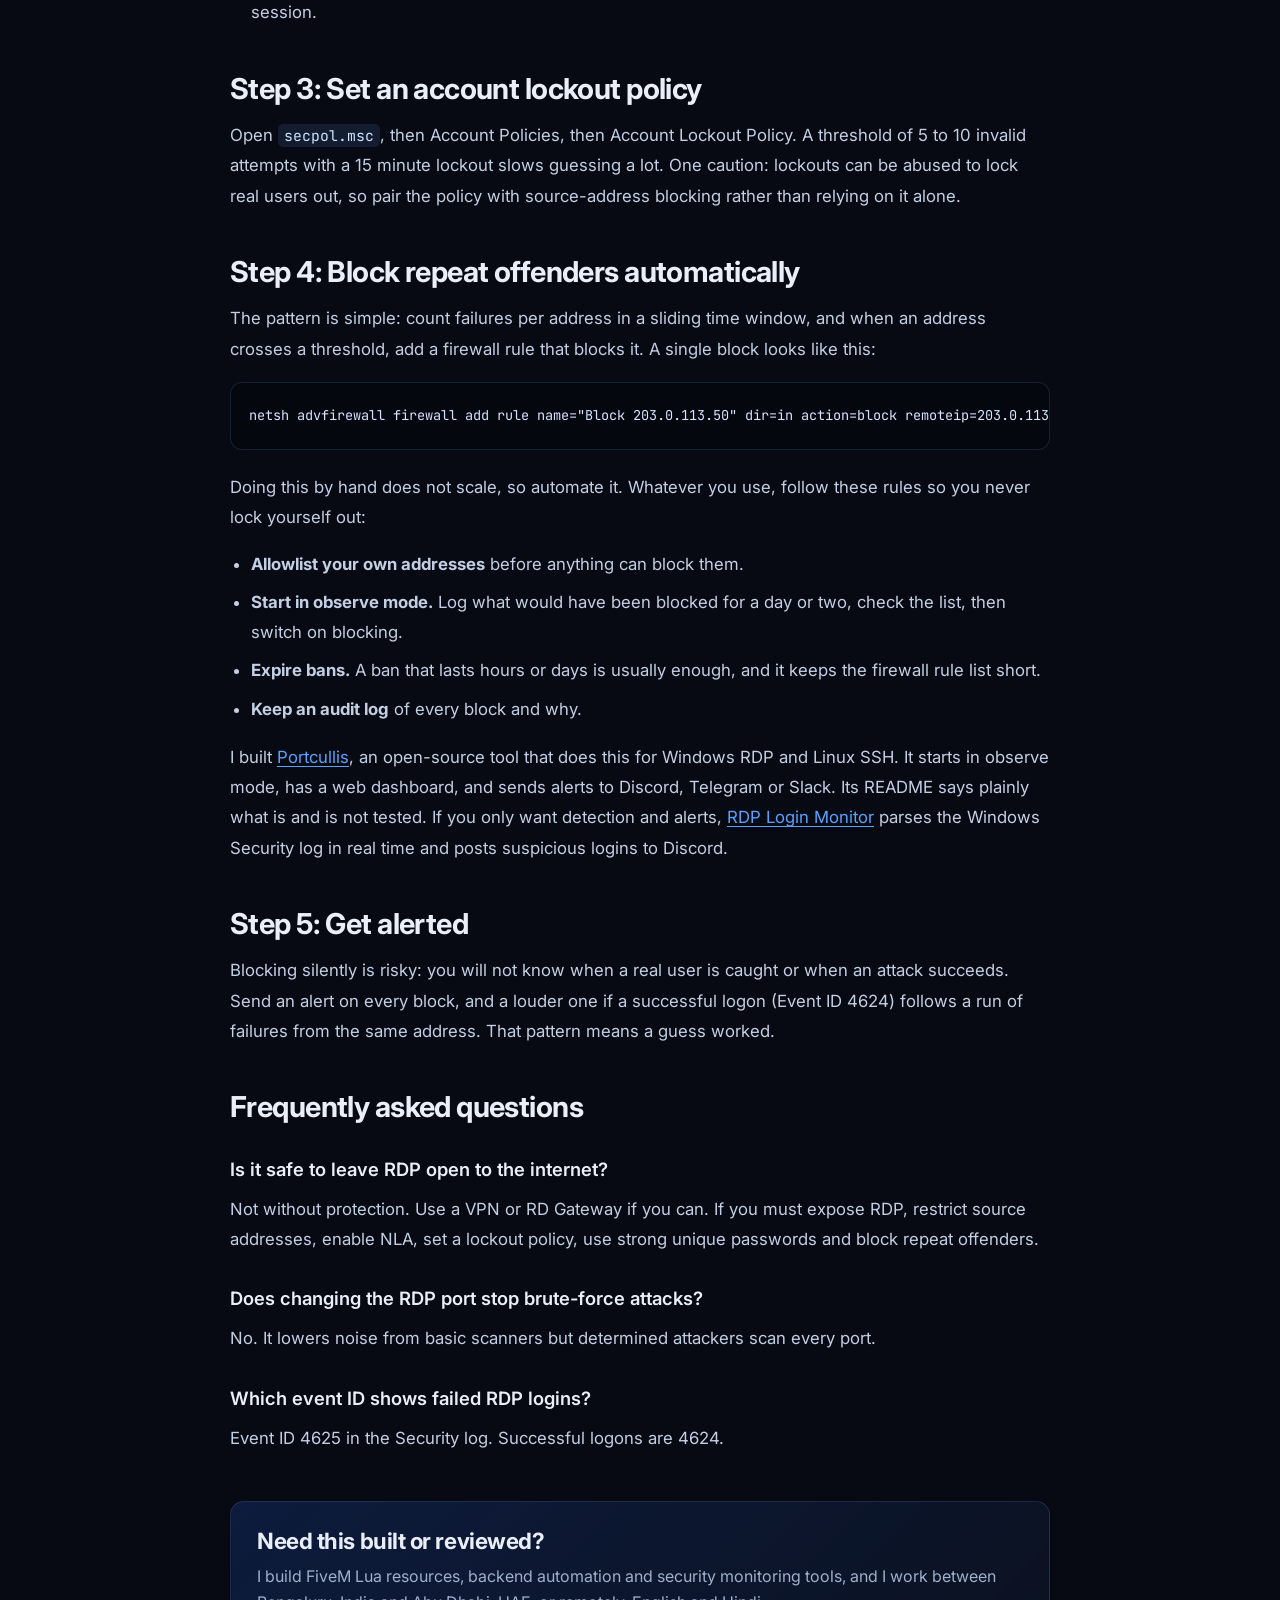
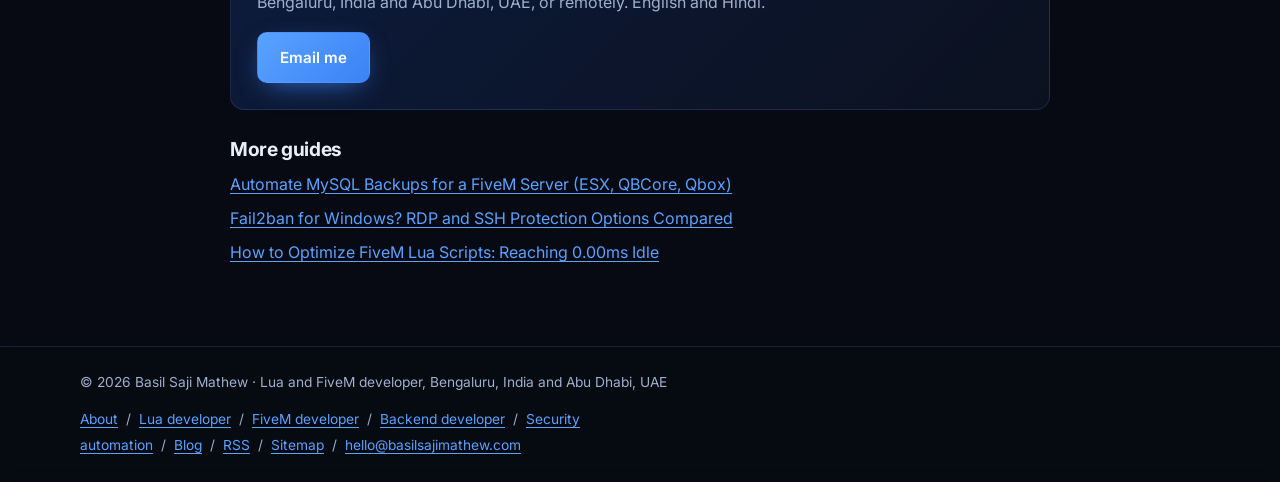
<file: blog/block-rdp-brute-force-attacks-windows/index.html>
<!doctype html>
<html lang="en" data-theme="dark" class="lite">
<head>
<meta charset="utf-8">
<meta name="viewport" content="width=device-width, initial-scale=1">
<meta name="theme-color" content="#070a12">
<meta name="robots" content="index,follow,max-image-preview:large,max-snippet:-1">
<meta name="author" content="Basil Saji Mathew">
<link rel="icon" href="/assets/favicon.svg" type="image/svg+xml">
<link rel="alternate" type="application/rss+xml" title="Basil Saji Mathew: blog" href="/feed.xml">
<link rel="preconnect" href="https://fonts.googleapis.com">
<link rel="preconnect" href="https://fonts.gstatic.com" crossorigin>
<link href="https://fonts.googleapis.com/css2?family=Inter:wght@400;500;600;700&family=JetBrains+Mono:wght@400;500&display=swap" rel="stylesheet">
<link rel="stylesheet" href="/style.css">
<title>How to Block RDP Brute-Force Attacks on Windows Server</title>
<meta name="description" content="Practical steps to detect and stop RDP password-guessing attacks on Windows: Event ID 4625, account lockout, NLA, firewall rules and automated blocking.">
<link rel="canonical" href="https://basilsajimathew.com/blog/block-rdp-brute-force-attacks-windows/">
<meta property="og:site_name" content="Basil Saji Mathew">
<meta property="og:locale" content="en_IN">
<meta property="og:title" content="How to Block RDP Brute-Force Attacks on Windows Server">
<meta property="og:description" content="Practical steps to detect and stop RDP password-guessing attacks on Windows: Event ID 4625, account lockout, NLA, firewall rules and automated blocking.">
<meta property="og:type" content="article">
<meta property="og:url" content="https://basilsajimathew.com/blog/block-rdp-brute-force-attacks-windows/">
<meta property="og:image" content="https://basilsajimathew.com/assets/og.png">
<meta property="og:image:alt" content="Basil Saji Mathew, Lua and FiveM developer, backend and security automation">
<meta name="twitter:card" content="summary_large_image">
<meta name="twitter:title" content="How to Block RDP Brute-Force Attacks on Windows Server">
<meta name="twitter:description" content="Practical steps to detect and stop RDP password-guessing attacks on Windows: Event ID 4625, account lockout, NLA, firewall rules and automated blocking.">
<meta name="twitter:image" content="https://basilsajimathew.com/assets/og.png">
<script type="application/ld+json">{"@context": "https://schema.org", "@graph": [{"@type": "BlogPosting", "headline": "How to Block RDP Brute-Force Attacks on Windows Server (Step by Step)", "description": "Practical steps to detect and stop RDP password-guessing attacks on Windows: Event ID 4625, account lockout, NLA, firewall rules and automated blocking.", "datePublished": "2026-11-27", "dateModified": "2026-11-27", "inLanguage": "en", "mainEntityOfPage": "https://basilsajimathew.com/blog/block-rdp-brute-force-attacks-windows/", "image": "https://basilsajimathew.com/assets/og.png", "author": {"@type": "Person", "@id": "https://basilsajimathew.com/#person", "name": "Basil Saji Mathew", "url": "https://basilsajimathew.com/"}, "publisher": {"@type": "Person", "@id": "https://basilsajimathew.com/#person", "name": "Basil Saji Mathew", "url": "https://basilsajimathew.com/"}, "keywords": "RDP, Windows Server, Security, Brute force", "wordCount": 660}, {"@type": "BreadcrumbList", "itemListElement": [{"@type": "ListItem", "position": 1, "name": "Home", "item": "https://basilsajimathew.com/"}, {"@type": "ListItem", "position": 2, "name": "Blog", "item": "https://basilsajimathew.com/blog/"}, {"@type": "ListItem", "position": 3, "name": "How to Block RDP Brute-Force Attacks on Windows Server", "item": "https://basilsajimathew.com/blog/block-rdp-brute-force-attacks-windows/"}]}]}</script>
</head>
<body>
<a class="skip" href="#main">Skip to content</a>
<header class="header"><div class="wrap bar">
  <a class="brand" href="/" aria-label="Basil Saji Mathew, home"><span class="mark">BSM</span><span class="brand-name">Basil Saji Mathew</span></a>
  <nav class="nav" aria-label="Primary"><a href="/">Home</a><a href="/about/">About</a><a href="/#projects">Projects</a><a href="/blog/" class="active">Blog</a><a href="/#contact">Contact</a></nav>
  <div class="actions"><a class="btn btn-sm" href="/Basil_Saji_Mathew_CV.pdf" download>Resume</a></div>
</div></header>
<main id="main"><article class="wrap article">
<nav class="crumbs" aria-label="Breadcrumb"><a href="/">Home</a> / <a href="/blog/">Blog</a> / <span>How to Block RDP Brute-Force Attacks on Windows Server</span></nav>
<p class="kicker">Guide</p>
<h1>How to Block RDP Brute-Force Attacks on Windows Server (Step by Step)</h1>
<p class="post-meta">By <a href="/">Basil Saji Mathew</a> &middot; <time datetime="2026-11-27">27 November 2026</time> &middot; 3 min read</p>
<ul class="tags sm post-tags"><li>RDP</li><li>Windows Server</li><li>Security</li><li>Brute force</li></ul>
<nav class="toc" aria-label="On this page"><p>On this page</p><ul><li><a href="#confirm">Step 1: Confirm you are being attacked</a></li><li><a href="#exposure">Step 2: Reduce your exposure first</a></li><li><a href="#lockout">Step 3: Set an account lockout policy</a></li><li><a href="#block">Step 4: Block repeat offenders automatically</a></li><li><a href="#alerts">Step 5: Get alerted</a></li><li><a href="#faq">Frequently asked questions</a></li></ul></nav>
<div class="prose-article">
<p>Any Windows server with Remote Desktop (RDP, port 3389) open to the internet is found by scanners within minutes, and then it is hit with automated password guesses all day. This guide shows how to confirm the attack, shrink your exposure, and block the attackers automatically, using only what ships with Windows plus a little scripting.</p>

<h2 id="confirm">Step 1: Confirm you are being attacked</h2>
<p>Every failed logon is written to the Security log as <strong>Event ID 4625</strong>. Open Event Viewer, go to Windows Logs, then Security, and filter for 4625. A burst of failures from the same address in a short window is a brute-force attempt. This PowerShell command lists the ten addresses with the most failures in the last hour:</p>
<pre><code>Get-WinEvent -FilterHashtable @{LogName='Security'; Id=4625; StartTime=(Get-Date).AddHours(-1)} |
  ForEach-Object { $_.Properties[19].Value } |
  Group-Object | Sort-Object Count -Descending |
  Select-Object -First 10 Count, Name</code></pre>
<p>Run it as Administrator. If you see hundreds of attempts from a handful of addresses, keep reading.</p>

<h2 id="exposure">Step 2: Reduce your exposure first</h2>
<p>Blocking attackers is a second line of defence. The best protection is not exposing RDP at all:</p>
<ul>
<li><strong>Put RDP behind a VPN or an RD Gateway</strong> so port 3389 is never reachable from the internet.</li>
<li><strong>Restrict by source address</strong> in Windows Defender Firewall: edit the inbound Remote Desktop rule and set the scope to only your office or home IP addresses.</li>
<li><strong>Do not rely on changing the port.</strong> Scanners find non-standard ports too. It reduces noise, but it is not security.</li>
<li><strong>Require Network Level Authentication (NLA)</strong> so the server authenticates users before it opens a full session.</li>
</ul>

<h2 id="lockout">Step 3: Set an account lockout policy</h2>
<p>Open <code>secpol.msc</code>, then Account Policies, then Account Lockout Policy. A threshold of 5 to 10 invalid attempts with a 15 minute lockout slows guessing a lot. One caution: lockouts can be abused to lock real users out, so pair the policy with source-address blocking rather than relying on it alone.</p>

<h2 id="block">Step 4: Block repeat offenders automatically</h2>
<p>The pattern is simple: count failures per address in a sliding time window, and when an address crosses a threshold, add a firewall rule that blocks it. A single block looks like this:</p>
<pre><code>netsh advfirewall firewall add rule name="Block 203.0.113.50" dir=in action=block remoteip=203.0.113.50</code></pre>
<p>Doing this by hand does not scale, so automate it. Whatever you use, follow these rules so you never lock yourself out:</p>
<ul>
<li><strong>Allowlist your own addresses</strong> before anything can block them.</li>
<li><strong>Start in observe mode.</strong> Log what would have been blocked for a day or two, check the list, then switch on blocking.</li>
<li><strong>Expire bans.</strong> A ban that lasts hours or days is usually enough, and it keeps the firewall rule list short.</li>
<li><strong>Keep an audit log</strong> of every block and why.</li>
</ul>
<p>I built <a href="https://github.com/BASIL-SAJI-MATHEW/portcullis">Portcullis</a>, an open-source tool that does this for Windows RDP and Linux SSH. It starts in observe mode, has a web dashboard, and sends alerts to Discord, Telegram or Slack. Its README says plainly what is and is not tested. If you only want detection and alerts, <a href="https://github.com/BASIL-SAJI-MATHEW/Rdp-Login-Monitor">RDP Login Monitor</a> parses the Windows Security log in real time and posts suspicious logins to Discord.</p>

<h2 id="alerts">Step 5: Get alerted</h2>
<p>Blocking silently is risky: you will not know when a real user is caught or when an attack succeeds. Send an alert on every block, and a louder one if a successful logon (Event ID 4624) follows a run of failures from the same address. That pattern means a guess worked.</p>

<h2 id="faq">Frequently asked questions</h2>
<h3>Is it safe to leave RDP open to the internet?</h3>
<p>Not without protection. Use a VPN or RD Gateway if you can. If you must expose RDP, restrict source addresses, enable NLA, set a lockout policy, use strong unique passwords and block repeat offenders.</p>
<h3>Does changing the RDP port stop brute-force attacks?</h3>
<p>No. It lowers noise from basic scanners but determined attackers scan every port.</p>
<h3>Which event ID shows failed RDP logins?</h3>
<p>Event ID 4625 in the Security log. Successful logons are 4624.</p>
</div>
<aside class="cta-box"><h2>Need this built or reviewed?</h2><p>I build FiveM Lua resources, backend automation and security monitoring tools, and I work between Bengaluru, India and Abu Dhabi, UAE, or remotely. English and Hindi.</p><a class="btn" href="mailto:hello@basilsajimathew.com?subject=How to Block RDP Brute-Force Attacks on Windows Server">Email me</a></aside>
<section class="related"><h2>More guides</h2><ul><li><a href="/blog/automate-mysql-backups-fivem-server/">Automate MySQL Backups for a FiveM Server (ESX, QBCore, Qbox)</a></li><li><a href="/blog/fail2ban-alternative-windows-rdp-ssh/">Fail2ban for Windows? RDP and SSH Protection Options Compared</a></li><li><a href="/blog/optimize-fivem-lua-scripts-low-resmon/">How to Optimize FiveM Lua Scripts: Reaching 0.00ms Idle</a></li></ul></section>
</article></main>
<footer class="footer"><div class="wrap foot footcols">
<span>&copy; 2026 Basil Saji Mathew &middot; Lua and FiveM developer, Bengaluru, India and Abu Dhabi, UAE</span>
<span><a href="/about/">About</a> &nbsp;/&nbsp; <a href="/lua-developer/">Lua developer</a> &nbsp;/&nbsp; <a href="/fivem-developer/">FiveM developer</a> &nbsp;/&nbsp; <a href="/backend-developer/">Backend developer</a> &nbsp;/&nbsp; <a href="/security-automation/">Security automation</a> &nbsp;/&nbsp; <a href="/blog/">Blog</a> &nbsp;/&nbsp; <a href="/feed.xml">RSS</a> &nbsp;/&nbsp; <a href="/sitemap.xml">Sitemap</a> &nbsp;/&nbsp; <a href="mailto:hello@basilsajimathew.com">hello@basilsajimathew.com</a></span>
</div></footer>
</body>
</html>
</file>
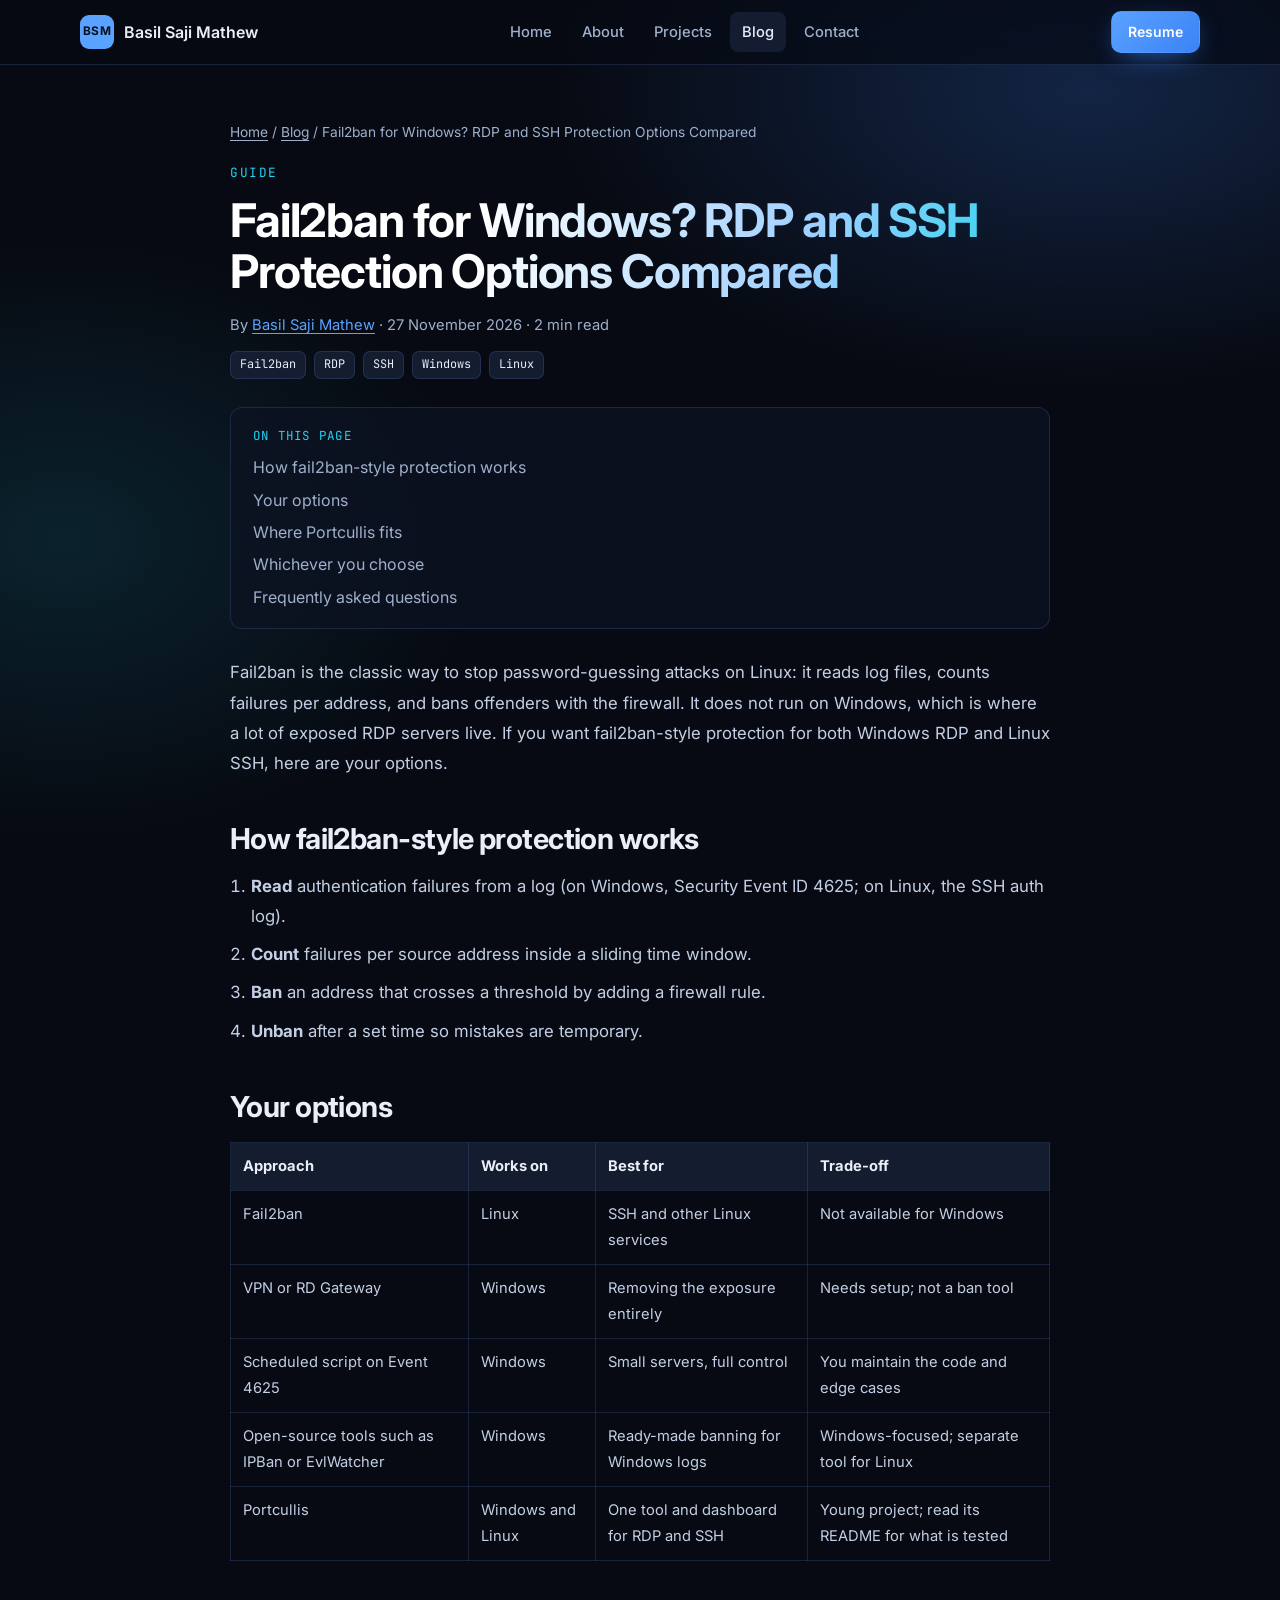
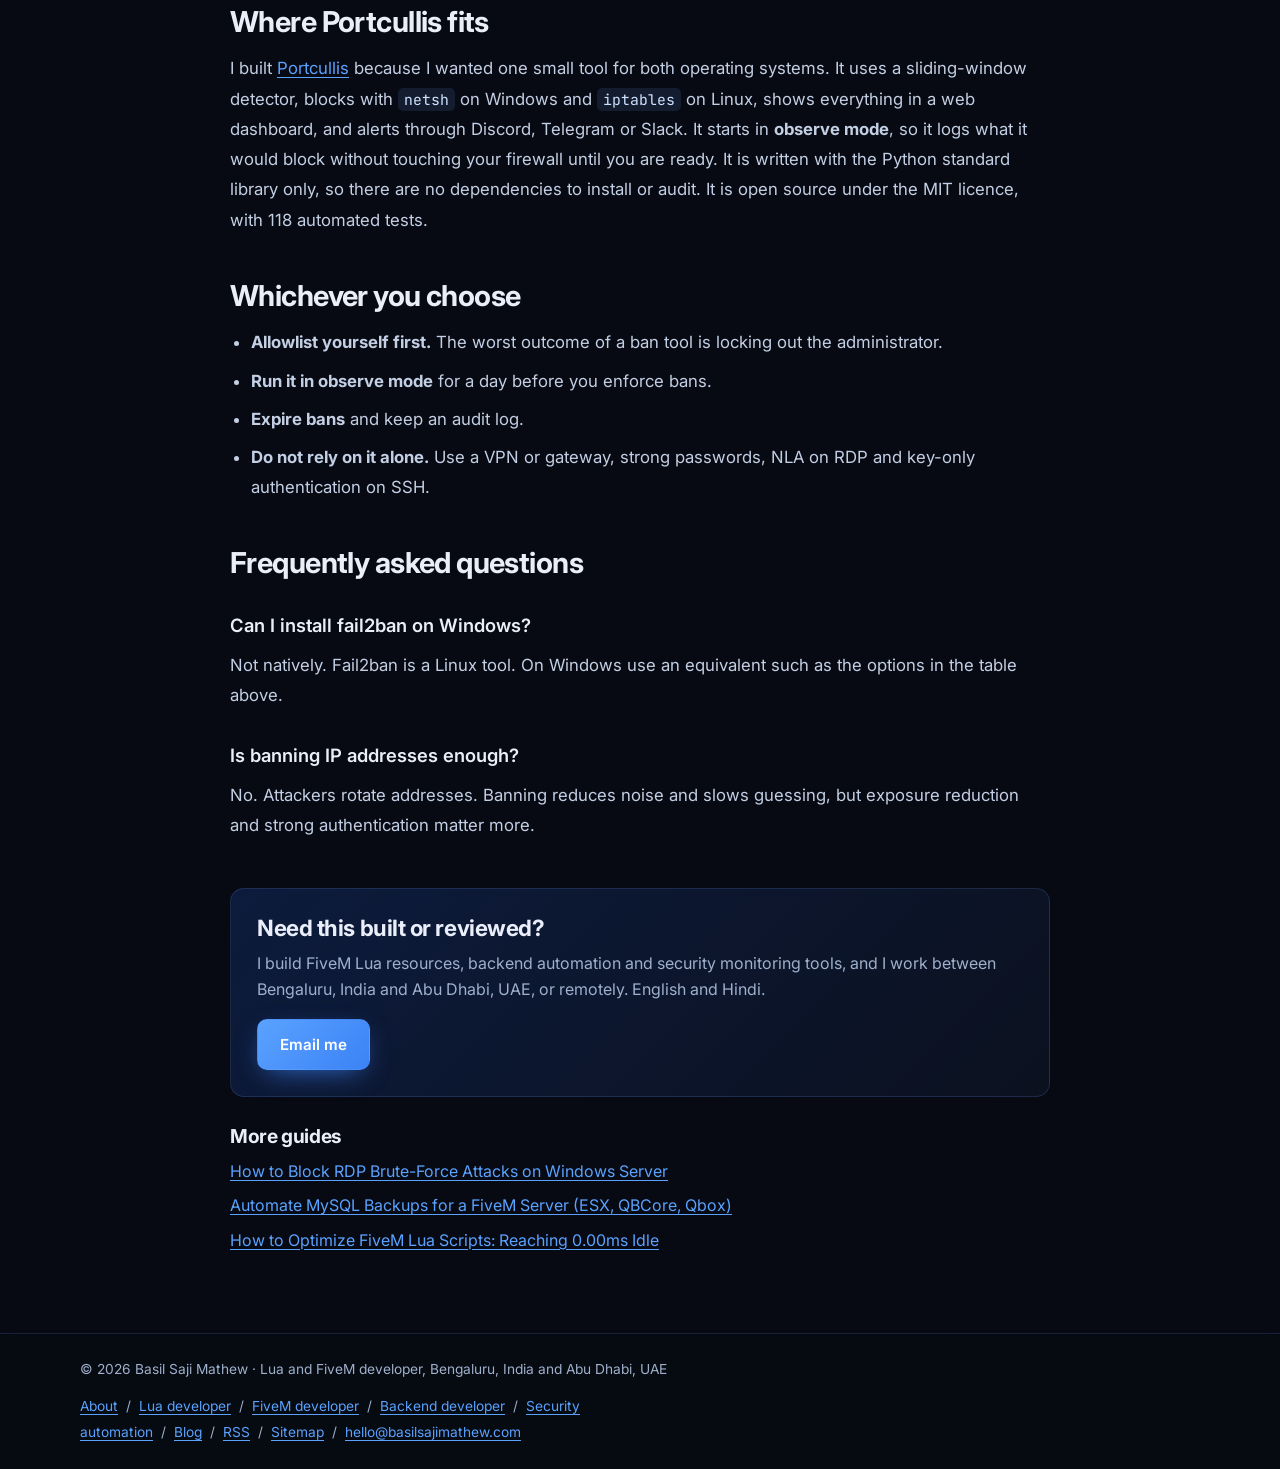
<file: blog/fail2ban-alternative-windows-rdp-ssh/index.html>
<!doctype html>
<html lang="en" data-theme="dark" class="lite">
<head>
<meta charset="utf-8">
<meta name="viewport" content="width=device-width, initial-scale=1">
<meta name="theme-color" content="#070a12">
<meta name="robots" content="index,follow,max-image-preview:large,max-snippet:-1">
<meta name="author" content="Basil Saji Mathew">
<link rel="icon" href="/assets/favicon.svg" type="image/svg+xml">
<link rel="alternate" type="application/rss+xml" title="Basil Saji Mathew: blog" href="/feed.xml">
<link rel="preconnect" href="https://fonts.googleapis.com">
<link rel="preconnect" href="https://fonts.gstatic.com" crossorigin>
<link href="https://fonts.googleapis.com/css2?family=Inter:wght@400;500;600;700&family=JetBrains+Mono:wght@400;500&display=swap" rel="stylesheet">
<link rel="stylesheet" href="/style.css">
<title>Fail2ban for Windows? RDP and SSH Protection Options Compared</title>
<meta name="description" content="Fail2ban only runs on Linux. Here is how to get the same brute-force protection for Windows RDP and Linux SSH, with the trade-offs of each approach.">
<link rel="canonical" href="https://basilsajimathew.com/blog/fail2ban-alternative-windows-rdp-ssh/">
<meta property="og:site_name" content="Basil Saji Mathew">
<meta property="og:locale" content="en_IN">
<meta property="og:title" content="Fail2ban for Windows? RDP and SSH Protection Options Compared">
<meta property="og:description" content="Fail2ban only runs on Linux. Here is how to get the same brute-force protection for Windows RDP and Linux SSH, with the trade-offs of each approach.">
<meta property="og:type" content="article">
<meta property="og:url" content="https://basilsajimathew.com/blog/fail2ban-alternative-windows-rdp-ssh/">
<meta property="og:image" content="https://basilsajimathew.com/assets/og.png">
<meta property="og:image:alt" content="Basil Saji Mathew, Lua and FiveM developer, backend and security automation">
<meta name="twitter:card" content="summary_large_image">
<meta name="twitter:title" content="Fail2ban for Windows? RDP and SSH Protection Options Compared">
<meta name="twitter:description" content="Fail2ban only runs on Linux. Here is how to get the same brute-force protection for Windows RDP and Linux SSH, with the trade-offs of each approach.">
<meta name="twitter:image" content="https://basilsajimathew.com/assets/og.png">
<script type="application/ld+json">{"@context": "https://schema.org", "@graph": [{"@type": "BlogPosting", "headline": "Fail2ban for Windows? RDP and SSH Protection Options Compared", "description": "Fail2ban only runs on Linux. Here is how to get the same brute-force protection for Windows RDP and Linux SSH, with the trade-offs of each approach.", "datePublished": "2026-11-27", "dateModified": "2026-11-27", "inLanguage": "en", "mainEntityOfPage": "https://basilsajimathew.com/blog/fail2ban-alternative-windows-rdp-ssh/", "image": "https://basilsajimathew.com/assets/og.png", "author": {"@type": "Person", "@id": "https://basilsajimathew.com/#person", "name": "Basil Saji Mathew", "url": "https://basilsajimathew.com/"}, "publisher": {"@type": "Person", "@id": "https://basilsajimathew.com/#person", "name": "Basil Saji Mathew", "url": "https://basilsajimathew.com/"}, "keywords": "Fail2ban, RDP, SSH, Windows, Linux", "wordCount": 404}, {"@type": "BreadcrumbList", "itemListElement": [{"@type": "ListItem", "position": 1, "name": "Home", "item": "https://basilsajimathew.com/"}, {"@type": "ListItem", "position": 2, "name": "Blog", "item": "https://basilsajimathew.com/blog/"}, {"@type": "ListItem", "position": 3, "name": "Fail2ban for Windows? RDP and SSH Protection Options Compared", "item": "https://basilsajimathew.com/blog/fail2ban-alternative-windows-rdp-ssh/"}]}]}</script>
</head>
<body>
<a class="skip" href="#main">Skip to content</a>
<header class="header"><div class="wrap bar">
  <a class="brand" href="/" aria-label="Basil Saji Mathew, home"><span class="mark">BSM</span><span class="brand-name">Basil Saji Mathew</span></a>
  <nav class="nav" aria-label="Primary"><a href="/">Home</a><a href="/about/">About</a><a href="/#projects">Projects</a><a href="/blog/" class="active">Blog</a><a href="/#contact">Contact</a></nav>
  <div class="actions"><a class="btn btn-sm" href="/Basil_Saji_Mathew_CV.pdf" download>Resume</a></div>
</div></header>
<main id="main"><article class="wrap article">
<nav class="crumbs" aria-label="Breadcrumb"><a href="/">Home</a> / <a href="/blog/">Blog</a> / <span>Fail2ban for Windows? RDP and SSH Protection Options Compared</span></nav>
<p class="kicker">Guide</p>
<h1>Fail2ban for Windows? RDP and SSH Protection Options Compared</h1>
<p class="post-meta">By <a href="/">Basil Saji Mathew</a> &middot; <time datetime="2026-11-27">27 November 2026</time> &middot; 2 min read</p>
<ul class="tags sm post-tags"><li>Fail2ban</li><li>RDP</li><li>SSH</li><li>Windows</li><li>Linux</li></ul>
<nav class="toc" aria-label="On this page"><p>On this page</p><ul><li><a href="#how">How fail2ban-style protection works</a></li><li><a href="#options">Your options</a></li><li><a href="#portcullis">Where Portcullis fits</a></li><li><a href="#advice">Whichever you choose</a></li><li><a href="#faq">Frequently asked questions</a></li></ul></nav>
<div class="prose-article">
<p>Fail2ban is the classic way to stop password-guessing attacks on Linux: it reads log files, counts failures per address, and bans offenders with the firewall. It does not run on Windows, which is where a lot of exposed RDP servers live. If you want fail2ban-style protection for both Windows RDP and Linux SSH, here are your options.</p>

<h2 id="how">How fail2ban-style protection works</h2>
<ol>
<li><strong>Read</strong> authentication failures from a log (on Windows, Security Event ID 4625; on Linux, the SSH auth log).</li>
<li><strong>Count</strong> failures per source address inside a sliding time window.</li>
<li><strong>Ban</strong> an address that crosses a threshold by adding a firewall rule.</li>
<li><strong>Unban</strong> after a set time so mistakes are temporary.</li>
</ol>

<h2 id="options">Your options</h2>
<table>
<thead><tr><th>Approach</th><th>Works on</th><th>Best for</th><th>Trade-off</th></tr></thead>
<tbody>
<tr><td>Fail2ban</td><td>Linux</td><td>SSH and other Linux services</td><td>Not available for Windows</td></tr>
<tr><td>VPN or RD Gateway</td><td>Windows</td><td>Removing the exposure entirely</td><td>Needs setup; not a ban tool</td></tr>
<tr><td>Scheduled script on Event 4625</td><td>Windows</td><td>Small servers, full control</td><td>You maintain the code and edge cases</td></tr>
<tr><td>Open-source tools such as IPBan or EvlWatcher</td><td>Windows</td><td>Ready-made banning for Windows logs</td><td>Windows-focused; separate tool for Linux</td></tr>
<tr><td>Portcullis</td><td>Windows and Linux</td><td>One tool and dashboard for RDP and SSH</td><td>Young project; read its README for what is tested</td></tr>
</tbody></table>

<h2 id="portcullis">Where Portcullis fits</h2>
<p>I built <a href="https://github.com/BASIL-SAJI-MATHEW/portcullis">Portcullis</a> because I wanted one small tool for both operating systems. It uses a sliding-window detector, blocks with <code>netsh</code> on Windows and <code>iptables</code> on Linux, shows everything in a web dashboard, and alerts through Discord, Telegram or Slack. It starts in <strong>observe mode</strong>, so it logs what it would block without touching your firewall until you are ready. It is written with the Python standard library only, so there are no dependencies to install or audit. It is open source under the MIT licence, with 118 automated tests.</p>

<h2 id="advice">Whichever you choose</h2>
<ul>
<li><strong>Allowlist yourself first.</strong> The worst outcome of a ban tool is locking out the administrator.</li>
<li><strong>Run it in observe mode</strong> for a day before you enforce bans.</li>
<li><strong>Expire bans</strong> and keep an audit log.</li>
<li><strong>Do not rely on it alone.</strong> Use a VPN or gateway, strong passwords, NLA on RDP and key-only authentication on SSH.</li>
</ul>

<h2 id="faq">Frequently asked questions</h2>
<h3>Can I install fail2ban on Windows?</h3>
<p>Not natively. Fail2ban is a Linux tool. On Windows use an equivalent such as the options in the table above.</p>
<h3>Is banning IP addresses enough?</h3>
<p>No. Attackers rotate addresses. Banning reduces noise and slows guessing, but exposure reduction and strong authentication matter more.</p>
</div>
<aside class="cta-box"><h2>Need this built or reviewed?</h2><p>I build FiveM Lua resources, backend automation and security monitoring tools, and I work between Bengaluru, India and Abu Dhabi, UAE, or remotely. English and Hindi.</p><a class="btn" href="mailto:hello@basilsajimathew.com?subject=Fail2ban for Windows? RDP and SSH Protection Options Compared">Email me</a></aside>
<section class="related"><h2>More guides</h2><ul><li><a href="/blog/block-rdp-brute-force-attacks-windows/">How to Block RDP Brute-Force Attacks on Windows Server</a></li><li><a href="/blog/automate-mysql-backups-fivem-server/">Automate MySQL Backups for a FiveM Server (ESX, QBCore, Qbox)</a></li><li><a href="/blog/optimize-fivem-lua-scripts-low-resmon/">How to Optimize FiveM Lua Scripts: Reaching 0.00ms Idle</a></li></ul></section>
</article></main>
<footer class="footer"><div class="wrap foot footcols">
<span>&copy; 2026 Basil Saji Mathew &middot; Lua and FiveM developer, Bengaluru, India and Abu Dhabi, UAE</span>
<span><a href="/about/">About</a> &nbsp;/&nbsp; <a href="/lua-developer/">Lua developer</a> &nbsp;/&nbsp; <a href="/fivem-developer/">FiveM developer</a> &nbsp;/&nbsp; <a href="/backend-developer/">Backend developer</a> &nbsp;/&nbsp; <a href="/security-automation/">Security automation</a> &nbsp;/&nbsp; <a href="/blog/">Blog</a> &nbsp;/&nbsp; <a href="/feed.xml">RSS</a> &nbsp;/&nbsp; <a href="/sitemap.xml">Sitemap</a> &nbsp;/&nbsp; <a href="mailto:hello@basilsajimathew.com">hello@basilsajimathew.com</a></span>
</div></footer>
</body>
</html>
</file>
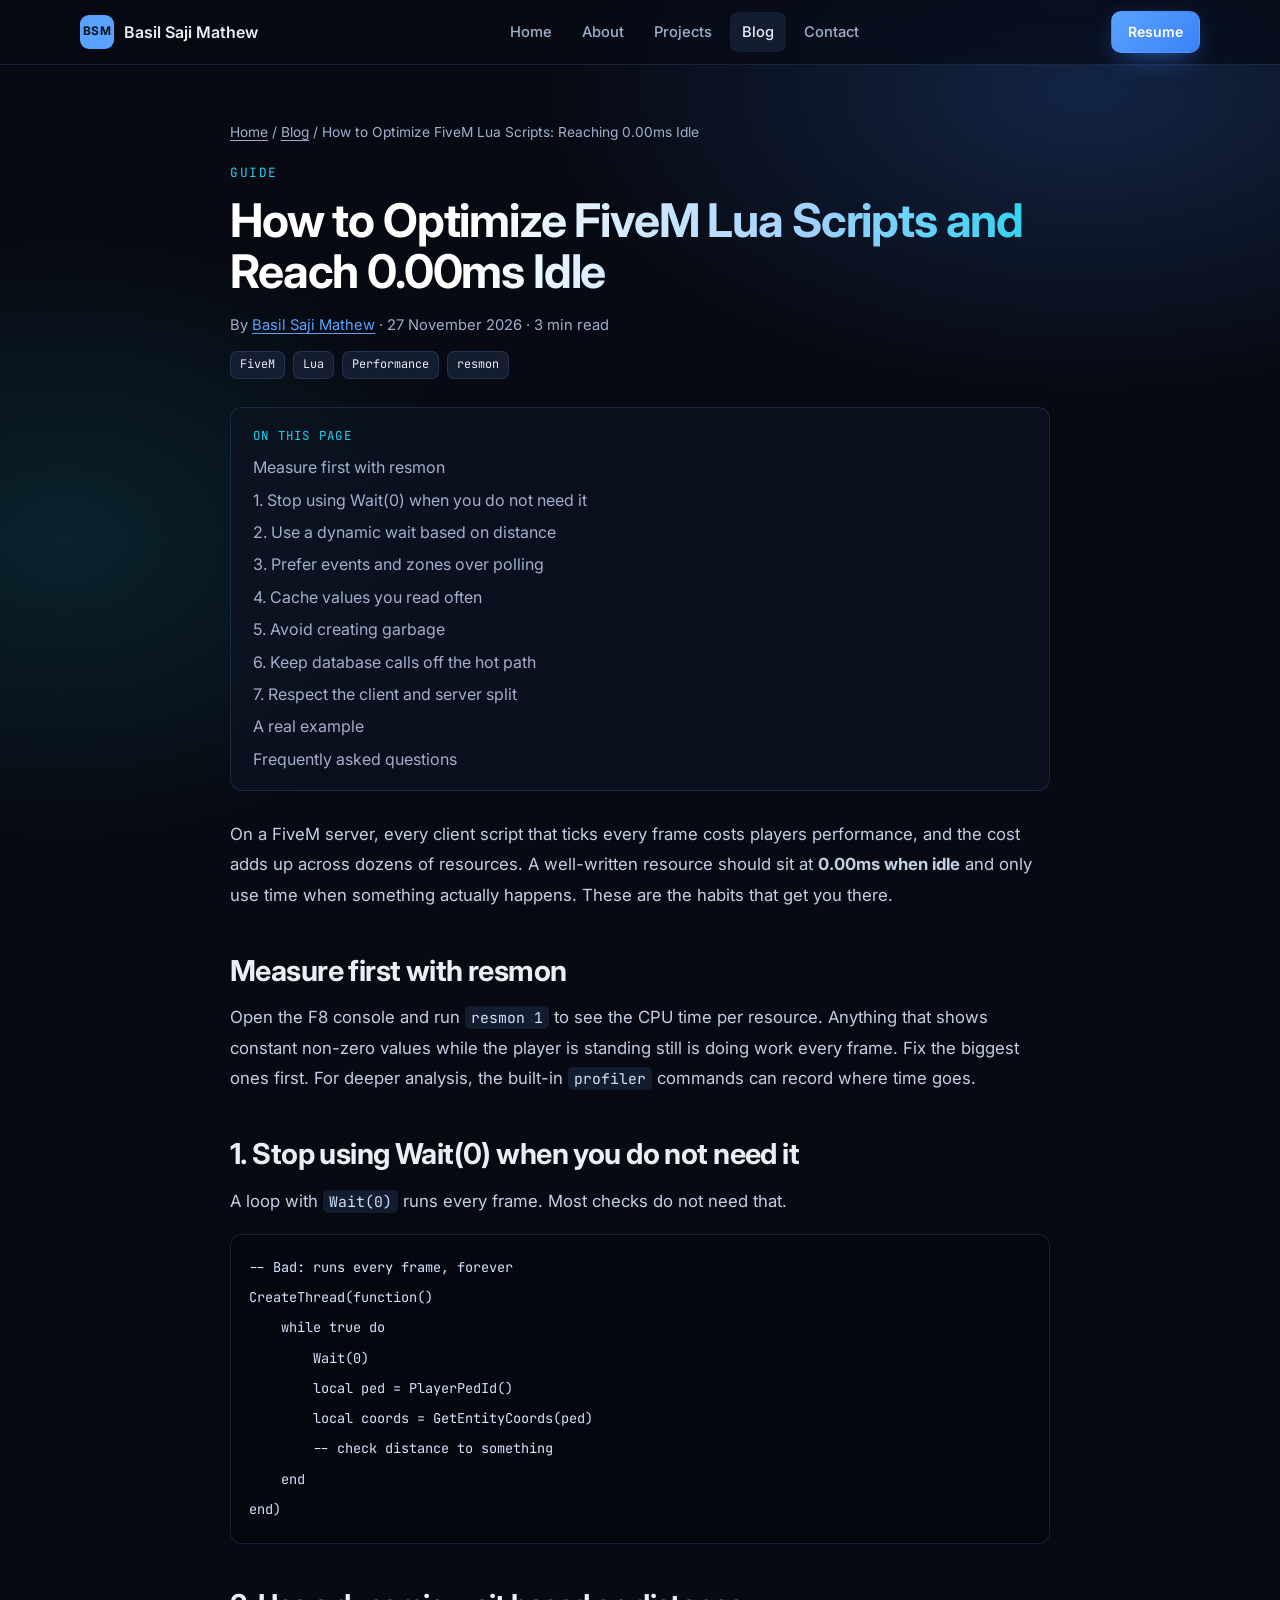
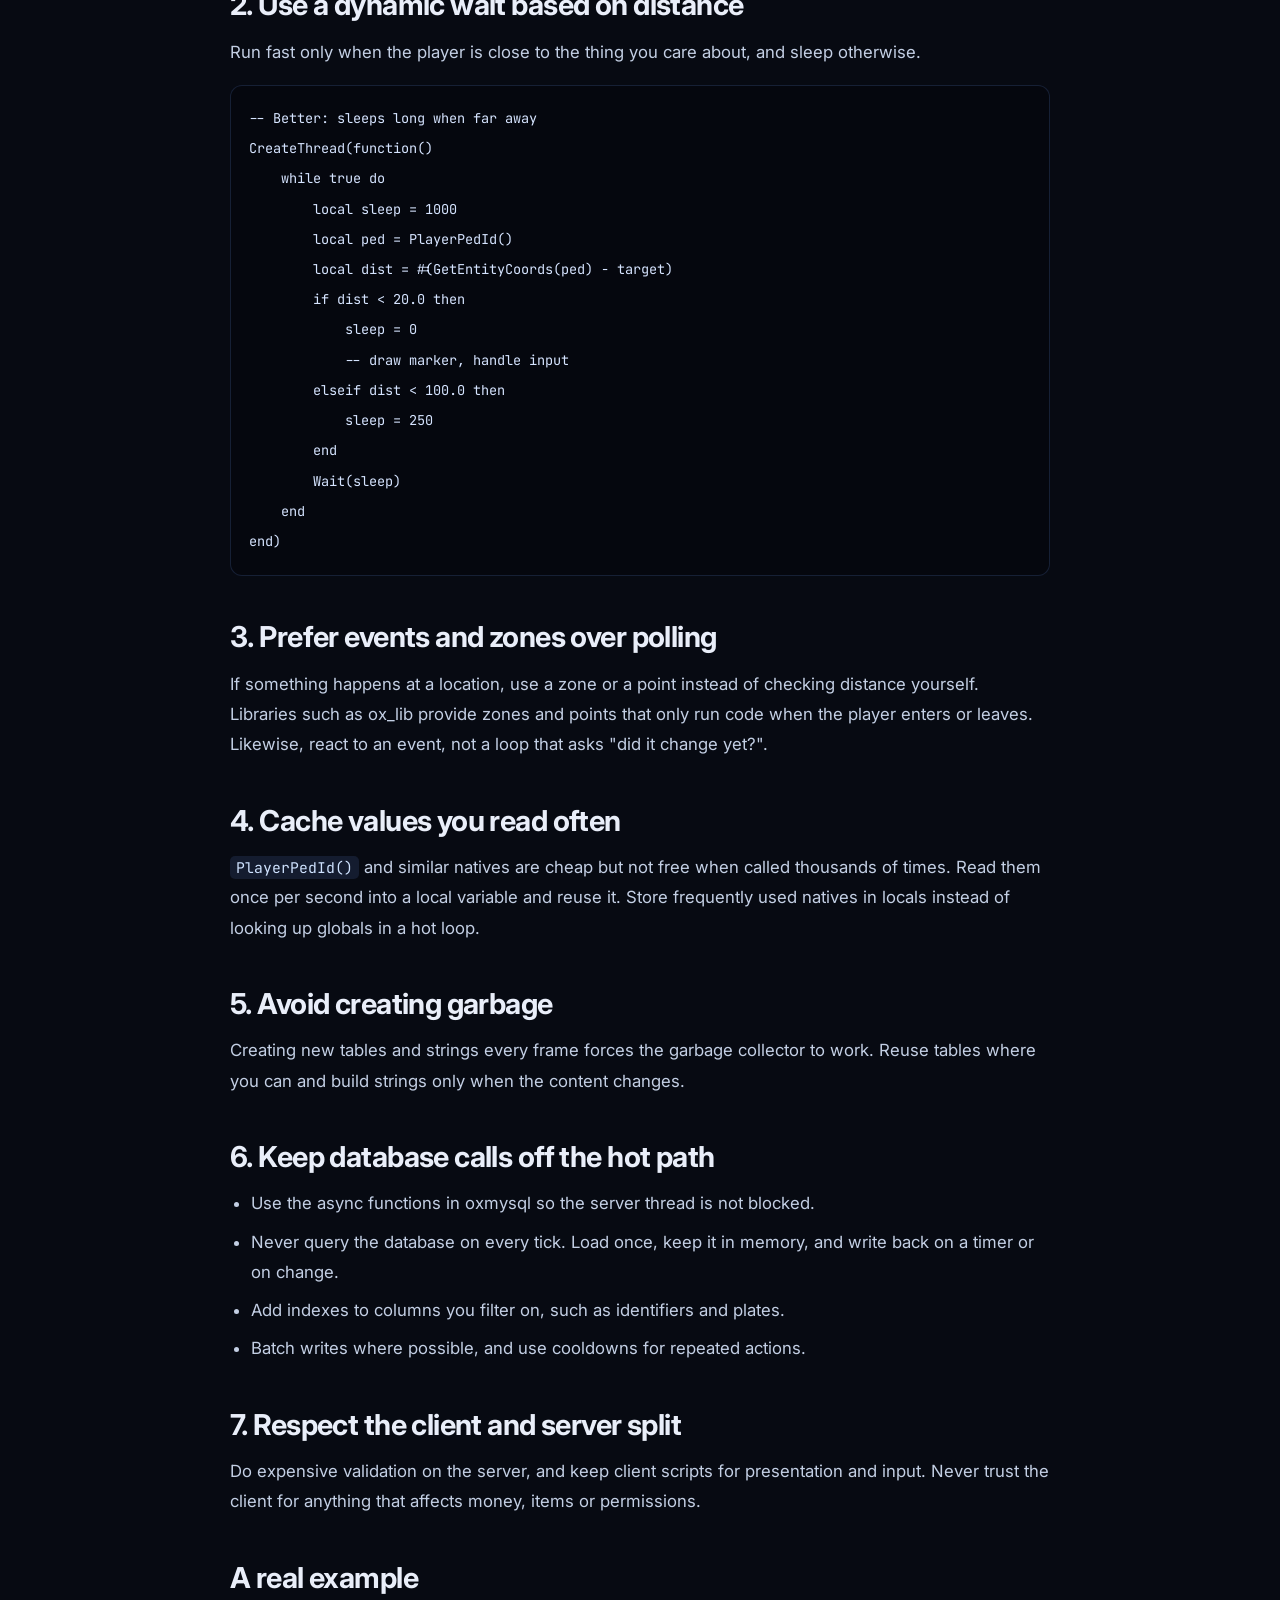
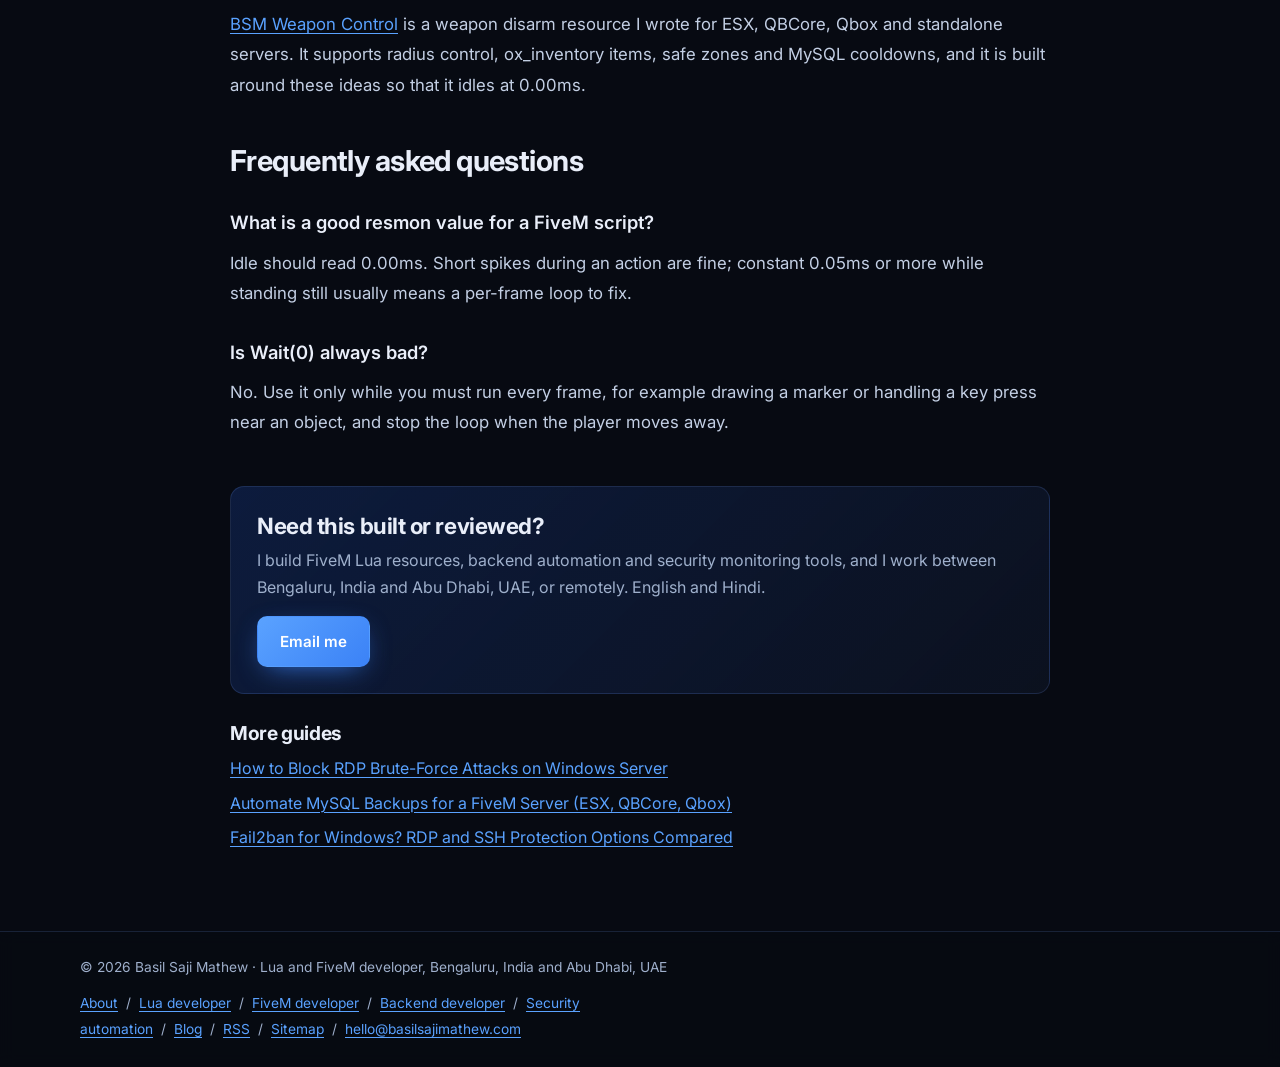
<file: blog/optimize-fivem-lua-scripts-low-resmon/index.html>
<!doctype html>
<html lang="en" data-theme="dark" class="lite">
<head>
<meta charset="utf-8">
<meta name="viewport" content="width=device-width, initial-scale=1">
<meta name="theme-color" content="#070a12">
<meta name="robots" content="index,follow,max-image-preview:large,max-snippet:-1">
<meta name="author" content="Basil Saji Mathew">
<link rel="icon" href="/assets/favicon.svg" type="image/svg+xml">
<link rel="alternate" type="application/rss+xml" title="Basil Saji Mathew: blog" href="/feed.xml">
<link rel="preconnect" href="https://fonts.googleapis.com">
<link rel="preconnect" href="https://fonts.gstatic.com" crossorigin>
<link href="https://fonts.googleapis.com/css2?family=Inter:wght@400;500;600;700&family=JetBrains+Mono:wght@400;500&display=swap" rel="stylesheet">
<link rel="stylesheet" href="/style.css">
<title>How to Optimize FiveM Lua Scripts: Reaching 0.00ms Idle</title>
<meta name="description" content="Practical Lua performance tips for FiveM: avoid Wait(0) loops, use distance-based waits, cache natives, use zones and keep database calls off the hot path.">
<link rel="canonical" href="https://basilsajimathew.com/blog/optimize-fivem-lua-scripts-low-resmon/">
<meta property="og:site_name" content="Basil Saji Mathew">
<meta property="og:locale" content="en_IN">
<meta property="og:title" content="How to Optimize FiveM Lua Scripts: Reaching 0.00ms Idle">
<meta property="og:description" content="Practical Lua performance tips for FiveM: avoid Wait(0) loops, use distance-based waits, cache natives, use zones and keep database calls off the hot path.">
<meta property="og:type" content="article">
<meta property="og:url" content="https://basilsajimathew.com/blog/optimize-fivem-lua-scripts-low-resmon/">
<meta property="og:image" content="https://basilsajimathew.com/assets/og.png">
<meta property="og:image:alt" content="Basil Saji Mathew, Lua and FiveM developer, backend and security automation">
<meta name="twitter:card" content="summary_large_image">
<meta name="twitter:title" content="How to Optimize FiveM Lua Scripts: Reaching 0.00ms Idle">
<meta name="twitter:description" content="Practical Lua performance tips for FiveM: avoid Wait(0) loops, use distance-based waits, cache natives, use zones and keep database calls off the hot path.">
<meta name="twitter:image" content="https://basilsajimathew.com/assets/og.png">
<script type="application/ld+json">{"@context": "https://schema.org", "@graph": [{"@type": "BlogPosting", "headline": "How to Optimize FiveM Lua Scripts and Reach 0.00ms Idle", "description": "Practical Lua performance tips for FiveM: avoid Wait(0) loops, use distance-based waits, cache natives, use zones and keep database calls off the hot path.", "datePublished": "2026-11-27", "dateModified": "2026-11-27", "inLanguage": "en", "mainEntityOfPage": "https://basilsajimathew.com/blog/optimize-fivem-lua-scripts-low-resmon/", "image": "https://basilsajimathew.com/assets/og.png", "author": {"@type": "Person", "@id": "https://basilsajimathew.com/#person", "name": "Basil Saji Mathew", "url": "https://basilsajimathew.com/"}, "publisher": {"@type": "Person", "@id": "https://basilsajimathew.com/#person", "name": "Basil Saji Mathew", "url": "https://basilsajimathew.com/"}, "keywords": "FiveM, Lua, Performance, resmon", "wordCount": 574}, {"@type": "BreadcrumbList", "itemListElement": [{"@type": "ListItem", "position": 1, "name": "Home", "item": "https://basilsajimathew.com/"}, {"@type": "ListItem", "position": 2, "name": "Blog", "item": "https://basilsajimathew.com/blog/"}, {"@type": "ListItem", "position": 3, "name": "How to Optimize FiveM Lua Scripts: Reaching 0.00ms Idle", "item": "https://basilsajimathew.com/blog/optimize-fivem-lua-scripts-low-resmon/"}]}]}</script>
</head>
<body>
<a class="skip" href="#main">Skip to content</a>
<header class="header"><div class="wrap bar">
  <a class="brand" href="/" aria-label="Basil Saji Mathew, home"><span class="mark">BSM</span><span class="brand-name">Basil Saji Mathew</span></a>
  <nav class="nav" aria-label="Primary"><a href="/">Home</a><a href="/about/">About</a><a href="/#projects">Projects</a><a href="/blog/" class="active">Blog</a><a href="/#contact">Contact</a></nav>
  <div class="actions"><a class="btn btn-sm" href="/Basil_Saji_Mathew_CV.pdf" download>Resume</a></div>
</div></header>
<main id="main"><article class="wrap article">
<nav class="crumbs" aria-label="Breadcrumb"><a href="/">Home</a> / <a href="/blog/">Blog</a> / <span>How to Optimize FiveM Lua Scripts: Reaching 0.00ms Idle</span></nav>
<p class="kicker">Guide</p>
<h1>How to Optimize FiveM Lua Scripts and Reach 0.00ms Idle</h1>
<p class="post-meta">By <a href="/">Basil Saji Mathew</a> &middot; <time datetime="2026-11-27">27 November 2026</time> &middot; 3 min read</p>
<ul class="tags sm post-tags"><li>FiveM</li><li>Lua</li><li>Performance</li><li>resmon</li></ul>
<nav class="toc" aria-label="On this page"><p>On this page</p><ul><li><a href="#measure">Measure first with resmon</a></li><li><a href="#wait0">1. Stop using Wait(0) when you do not need it</a></li><li><a href="#dynamic">2. Use a dynamic wait based on distance</a></li><li><a href="#events">3. Prefer events and zones over polling</a></li><li><a href="#cache">4. Cache values you read often</a></li><li><a href="#garbage">5. Avoid creating garbage</a></li><li><a href="#db">6. Keep database calls off the hot path</a></li><li><a href="#split">7. Respect the client and server split</a></li><li><a href="#example">A real example</a></li><li><a href="#faq">Frequently asked questions</a></li></ul></nav>
<div class="prose-article">
<p>On a FiveM server, every client script that ticks every frame costs players performance, and the cost adds up across dozens of resources. A well-written resource should sit at <strong>0.00ms when idle</strong> and only use time when something actually happens. These are the habits that get you there.</p>

<h2 id="measure">Measure first with resmon</h2>
<p>Open the F8 console and run <code>resmon 1</code> to see the CPU time per resource. Anything that shows constant non-zero values while the player is standing still is doing work every frame. Fix the biggest ones first. For deeper analysis, the built-in <code>profiler</code> commands can record where time goes.</p>

<h2 id="wait0">1. Stop using Wait(0) when you do not need it</h2>
<p>A loop with <code>Wait(0)</code> runs every frame. Most checks do not need that.</p>
<pre><code>-- Bad: runs every frame, forever
CreateThread(function()
    while true do
        Wait(0)
        local ped = PlayerPedId()
        local coords = GetEntityCoords(ped)
        -- check distance to something
    end
end)</code></pre>

<h2 id="dynamic">2. Use a dynamic wait based on distance</h2>
<p>Run fast only when the player is close to the thing you care about, and sleep otherwise.</p>
<pre><code>-- Better: sleeps long when far away
CreateThread(function()
    while true do
        local sleep = 1000
        local ped = PlayerPedId()
        local dist = #(GetEntityCoords(ped) - target)
        if dist &lt; 20.0 then
            sleep = 0
            -- draw marker, handle input
        elseif dist &lt; 100.0 then
            sleep = 250
        end
        Wait(sleep)
    end
end)</code></pre>

<h2 id="events">3. Prefer events and zones over polling</h2>
<p>If something happens at a location, use a zone or a point instead of checking distance yourself. Libraries such as ox_lib provide zones and points that only run code when the player enters or leaves. Likewise, react to an event, not a loop that asks "did it change yet?".</p>

<h2 id="cache">4. Cache values you read often</h2>
<p><code>PlayerPedId()</code> and similar natives are cheap but not free when called thousands of times. Read them once per second into a local variable and reuse it. Store frequently used natives in locals instead of looking up globals in a hot loop.</p>

<h2 id="garbage">5. Avoid creating garbage</h2>
<p>Creating new tables and strings every frame forces the garbage collector to work. Reuse tables where you can and build strings only when the content changes.</p>

<h2 id="db">6. Keep database calls off the hot path</h2>
<ul>
<li>Use the async functions in oxmysql so the server thread is not blocked.</li>
<li>Never query the database on every tick. Load once, keep it in memory, and write back on a timer or on change.</li>
<li>Add indexes to columns you filter on, such as identifiers and plates.</li>
<li>Batch writes where possible, and use cooldowns for repeated actions.</li>
</ul>

<h2 id="split">7. Respect the client and server split</h2>
<p>Do expensive validation on the server, and keep client scripts for presentation and input. Never trust the client for anything that affects money, items or permissions.</p>

<h2 id="example">A real example</h2>
<p><a href="https://github.com/BASIL-SAJI-MATHEW/BSM_Weapon_Control">BSM Weapon Control</a> is a weapon disarm resource I wrote for ESX, QBCore, Qbox and standalone servers. It supports radius control, ox_inventory items, safe zones and MySQL cooldowns, and it is built around these ideas so that it idles at 0.00ms.</p>

<h2 id="faq">Frequently asked questions</h2>
<h3>What is a good resmon value for a FiveM script?</h3>
<p>Idle should read 0.00ms. Short spikes during an action are fine; constant 0.05ms or more while standing still usually means a per-frame loop to fix.</p>
<h3>Is Wait(0) always bad?</h3>
<p>No. Use it only while you must run every frame, for example drawing a marker or handling a key press near an object, and stop the loop when the player moves away.</p>
</div>
<aside class="cta-box"><h2>Need this built or reviewed?</h2><p>I build FiveM Lua resources, backend automation and security monitoring tools, and I work between Bengaluru, India and Abu Dhabi, UAE, or remotely. English and Hindi.</p><a class="btn" href="mailto:hello@basilsajimathew.com?subject=How to Optimize FiveM Lua Scripts: Reaching 0.00ms Idle">Email me</a></aside>
<section class="related"><h2>More guides</h2><ul><li><a href="/blog/block-rdp-brute-force-attacks-windows/">How to Block RDP Brute-Force Attacks on Windows Server</a></li><li><a href="/blog/automate-mysql-backups-fivem-server/">Automate MySQL Backups for a FiveM Server (ESX, QBCore, Qbox)</a></li><li><a href="/blog/fail2ban-alternative-windows-rdp-ssh/">Fail2ban for Windows? RDP and SSH Protection Options Compared</a></li></ul></section>
</article></main>
<footer class="footer"><div class="wrap foot footcols">
<span>&copy; 2026 Basil Saji Mathew &middot; Lua and FiveM developer, Bengaluru, India and Abu Dhabi, UAE</span>
<span><a href="/about/">About</a> &nbsp;/&nbsp; <a href="/lua-developer/">Lua developer</a> &nbsp;/&nbsp; <a href="/fivem-developer/">FiveM developer</a> &nbsp;/&nbsp; <a href="/backend-developer/">Backend developer</a> &nbsp;/&nbsp; <a href="/security-automation/">Security automation</a> &nbsp;/&nbsp; <a href="/blog/">Blog</a> &nbsp;/&nbsp; <a href="/feed.xml">RSS</a> &nbsp;/&nbsp; <a href="/sitemap.xml">Sitemap</a> &nbsp;/&nbsp; <a href="mailto:hello@basilsajimathew.com">hello@basilsajimathew.com</a></span>
</div></footer>
</body>
</html>
</file>
<file: style.css>
:root{
  --bg:#0f1115; --surface:#161a22; --surface2:#1b2029; --border:#262c38;
  --text:#e8eaf0; --muted:#98a1b3; --accent:#4f8cff; --accent-ink:#ffffff; --accent-soft:rgba(79,140,255,.14);
  --net:rgba(79,140,255,.55);
  --font:'Inter',system-ui,-apple-system,'Segoe UI',Roboto,sans-serif; --mono:'JetBrains Mono',ui-monospace,Consolas,monospace;
  --radius:12px; --shadow:0 1px 2px rgba(0,0,0,.4),0 8px 24px -12px rgba(0,0,0,.6);
}
[data-theme="light"]{
  --bg:#ffffff; --surface:#f6f7f9; --surface2:#eef0f4; --border:#dfe3ea;
  --text:#14171f; --muted:#565f70; --accent:#1d5fe0; --accent-ink:#ffffff; --accent-soft:rgba(29,95,224,.1);
  --net:rgba(29,95,224,.4);
  --shadow:0 1px 2px rgba(16,24,40,.06),0 8px 24px -14px rgba(16,24,40,.18);
}
*{box-sizing:border-box;margin:0;padding:0}
html{scroll-behavior:smooth;scroll-padding-top:76px;-webkit-text-size-adjust:100%}
body{background:var(--bg);color:var(--text);font-family:var(--font);font-size:16px;line-height:1.65;-webkit-font-smoothing:antialiased;transition:background .25s,color .25s}
a{color:var(--accent);text-underline-offset:3px}
a:hover{text-decoration-thickness:2px}
:focus-visible{outline:2px solid var(--accent);outline-offset:3px;border-radius:4px}
.skip{position:absolute;left:-999px;top:8px;background:var(--accent);color:var(--accent-ink);padding:8px 14px;border-radius:8px;z-index:100}
.skip:focus{left:8px}
.wrap{width:min(1120px,100% - 40px);margin-inline:auto}

/* header */
.header{position:sticky;top:0;z-index:50;background:color-mix(in srgb,var(--bg) 88%,transparent);backdrop-filter:saturate(1.4) blur(12px);border-bottom:1px solid var(--border)}
.bar{display:flex;align-items:center;justify-content:space-between;gap:16px;height:64px}
.brand{display:flex;align-items:center;gap:10px;text-decoration:none;color:var(--text);font-weight:600}
.mark{display:grid;place-items:center;width:34px;height:34px;border-radius:9px;background:var(--accent);color:var(--accent-ink);font-size:.74rem;font-weight:700;letter-spacing:.04em}
.nav{display:flex;gap:6px}
.nav a{color:var(--muted);text-decoration:none;font-size:.92rem;font-weight:500;padding:8px 12px;border-radius:8px;transition:color .15s,background .15s}
.nav a:hover,.nav a.active{color:var(--text);background:var(--surface2)}
.actions{display:flex;align-items:center;gap:10px}
.icon-btn{width:38px;height:38px;border-radius:9px;border:1px solid var(--border);background:var(--surface);color:var(--text);display:grid;place-items:center;cursor:pointer;transition:background .15s}
.icon-btn:hover{background:var(--surface2)}
.icon-btn svg{width:18px;height:18px;fill:none;stroke:currentColor;stroke-width:2;stroke-linecap:round;stroke-linejoin:round}
[data-theme="dark"] .i-sun,[data-theme="light"] .i-moon{display:none}
.btn{display:inline-flex;align-items:center;justify-content:center;gap:8px;padding:12px 22px;border-radius:10px;background:var(--accent);color:var(--accent-ink);font-weight:600;font-size:.95rem;text-decoration:none;border:1px solid var(--accent);transition:transform .15s,filter .15s}
.btn:hover{filter:brightness(1.08);transform:translateY(-1px);text-decoration:none}
.btn-sm{padding:8px 16px;font-size:.88rem}
.btn-ghost{background:transparent;color:var(--text);border-color:var(--border)}
.btn-ghost:hover{background:var(--surface2);filter:none}

/* hero */
.hero{position:relative;overflow:hidden;padding:clamp(72px,12vw,150px) 0 clamp(56px,8vw,96px);border-bottom:1px solid var(--border)}
#net{position:absolute;inset:0;width:100%;height:100%;opacity:.9;pointer-events:none;
  -webkit-mask-image:linear-gradient(90deg,transparent 0%,#000 55%);mask-image:linear-gradient(90deg,transparent 0%,#000 55%)}
.hero-inner{position:relative}
.eyebrow{font-family:var(--mono);font-size:.82rem;color:var(--accent);margin-bottom:18px;letter-spacing:.02em}
h1{font-size:clamp(2.2rem,5.2vw,4rem);line-height:1.1;font-weight:700;letter-spacing:-.025em;max-width:16ch}
.sub{margin-top:22px;max-width:56ch;font-size:clamp(1.02rem,1.5vw,1.2rem);color:var(--muted)}
.cta{display:flex;flex-wrap:wrap;gap:12px;margin-top:32px}
.facts{display:grid;grid-template-columns:repeat(4,1fr);gap:0;margin-top:clamp(40px,6vw,72px);border:1px solid var(--border);border-radius:var(--radius);background:var(--surface);overflow:hidden}
.facts div{padding:20px 22px;border-right:1px solid var(--border)}
.facts div:last-child{border-right:0}
.facts dt{font-size:1.7rem;font-weight:700;letter-spacing:-.02em}
.facts dd{font-size:.84rem;color:var(--muted);margin-top:2px}

/* sections */
.section{padding:clamp(64px,9vw,112px) 0}
.section.alt{background:var(--surface);border-block:1px solid var(--border)}
.kicker{font-family:var(--mono);font-size:.8rem;color:var(--accent);text-transform:uppercase;letter-spacing:.12em;margin-bottom:12px}
h2{font-size:clamp(1.7rem,3.4vw,2.5rem);line-height:1.2;font-weight:700;letter-spacing:-.02em;max-width:22ch}
h3{font-size:1.1rem;font-weight:600}
.two{display:grid;grid-template-columns:1fr 1.15fr;gap:clamp(28px,6vw,80px);align-items:start}
.prose p{color:var(--muted);margin-bottom:16px;max-width:62ch}
.prose p:last-child{margin-bottom:0}
.grid3{display:grid;grid-template-columns:repeat(3,1fr);gap:20px;margin-top:36px}
.panel{background:var(--bg);border:1px solid var(--border);border-radius:var(--radius);padding:24px;box-shadow:var(--shadow)}
.panel h3{margin-bottom:14px}
.note{color:var(--muted);font-size:.9rem;margin-top:16px}
.tags{list-style:none;display:flex;flex-wrap:wrap;gap:8px}
.tags li{font-family:var(--mono);font-size:.8rem;padding:5px 11px;border-radius:7px;background:var(--surface2);border:1px solid var(--border);color:var(--text)}
.tags li.strong{background:var(--accent-soft);border-color:var(--accent);color:var(--accent);font-weight:500}
.tags.sm li{font-size:.74rem;padding:3px 9px}

.cards{display:grid;grid-template-columns:repeat(3,1fr);gap:20px;margin-top:36px}
.card{display:flex;flex-direction:column;gap:12px;background:var(--surface);border:1px solid var(--border);border-radius:var(--radius);padding:24px;transition:transform .2s,border-color .2s,box-shadow .2s}
.card:hover{transform:translateY(-3px);border-color:var(--accent);box-shadow:var(--shadow)}
.meta{font-family:var(--mono);font-size:.74rem;color:var(--muted);text-transform:uppercase;letter-spacing:.08em}
.card p:not(.meta){color:var(--muted);font-size:.94rem;flex:1}
.link{font-weight:600;font-size:.92rem;text-decoration:none;align-self:flex-start}
.link::after{content:" \2192";display:inline-block;transition:transform .15s}
.link:hover::after{transform:translateX(3px)}
.link:hover{text-decoration:none}

.timeline{list-style:none;margin-top:36px;border-left:2px solid var(--border);margin-left:6px}
.timeline li{position:relative;display:grid;grid-template-columns:150px 1fr;gap:20px;padding:0 0 32px 28px}
.timeline li:last-child{padding-bottom:0}
.timeline li::before{content:"";position:absolute;left:-7px;top:7px;width:12px;height:12px;border-radius:50%;background:var(--accent);border:2px solid var(--bg)}
.alt .timeline li::before{border-color:var(--surface)}
.when{font-family:var(--mono);font-size:.82rem;color:var(--muted);padding-top:3px}
.timeline p{color:var(--muted);margin-top:4px;max-width:66ch;font-size:.95rem}

.contact{text-align:left}
.lead{margin-top:16px;color:var(--muted);max-width:52ch;font-size:1.1rem}
.mail-big{display:inline-block;margin:28px 0 24px;font-size:clamp(1.3rem,4.4vw,2.6rem);font-weight:700;letter-spacing:-.02em;text-decoration:none;color:var(--text);border-bottom:3px solid var(--accent);padding-bottom:4px;word-break:break-all}
.mail-big:hover{color:var(--accent);text-decoration:none}
.links{list-style:none;display:flex;flex-wrap:wrap;gap:22px}
.links a{font-weight:500}
.footer{border-top:1px solid var(--border);padding:24px 0;color:var(--muted);font-size:.86rem}
.foot{display:flex;justify-content:space-between;gap:12px;flex-wrap:wrap}

/* subtle reveal, never hides content without JS */
.js .reveal{opacity:0;transform:translateY(14px);transition:opacity .6s ease,transform .6s ease}
.js .reveal.in{opacity:1;transform:none}

@media (max-width:980px){
  .nav{display:none}
  .grid3,.cards{grid-template-columns:1fr 1fr}
  .facts{grid-template-columns:1fr 1fr}
  .facts div:nth-child(2){border-right:0}
  .facts div:nth-child(-n+2){border-bottom:1px solid var(--border)}
}
@media (max-width:680px){
  .brand-name{display:none}
  .two,.grid3,.cards{grid-template-columns:1fr}
  .timeline li{grid-template-columns:1fr;gap:4px}
  #net{-webkit-mask-image:none;mask-image:none;opacity:.35}
}
@media (prefers-reduced-motion:reduce){html{scroll-behavior:auto}*{transition:none!important}.js .reveal{opacity:1;transform:none}}

/* ===== 3D edition: dark futuristic palette, glass panels over a WebGL world ===== */
:root, [data-theme="dark"]{
  --bg:#070a12; --surface:rgba(13,19,34,.72); --surface2:rgba(26,36,60,.7); --border:rgba(120,160,255,.16);
  --text:#e9eef9; --muted:#9fb0cc; --accent:#5aa2ff; --accent2:#22d3ee; --accent-ink:#06101f; --accent-soft:rgba(90,162,255,.16);
  --shadow:0 1px 2px rgba(0,0,0,.5),0 18px 40px -18px rgba(34,100,255,.35);
}
body{background:var(--bg)}
#bg{position:fixed;inset:0;width:100%;height:100%;z-index:0;display:block}
.header,main,.footer{position:relative;z-index:2}
.header{position:sticky;background:rgba(7,10,18,.72)}
.progress{position:fixed;top:0;left:0;right:0;height:3px;z-index:60}
.progress i{display:block;height:100%;transform-origin:0 50%;transform:scaleX(0);background:linear-gradient(90deg,var(--accent),var(--accent2))}
.hero{background:none;border-bottom:0;min-height:calc(100vh - 64px);display:flex;align-items:center}
.section,.section.alt{background:none;border:0}
.section.alt{background:linear-gradient(180deg,transparent,rgba(7,10,18,.35),transparent)}
.hero-inner{text-shadow:0 2px 28px rgba(7,10,18,.9)}
h1{background:linear-gradient(100deg,#fff 30%,#9fd0ff 70%,var(--accent2));-webkit-background-clip:text;background-clip:text;color:transparent;text-shadow:none}
.eyebrow{display:inline-flex;align-items:center;gap:10px;padding:6px 12px;border:1px solid var(--border);border-radius:999px;background:rgba(13,19,34,.6);color:var(--accent2)}
.dot{width:8px;height:8px;border-radius:50%;background:var(--accent2);box-shadow:0 0 0 0 rgba(34,211,238,.7);animation:pulse 2s infinite}
@keyframes pulse{70%{box-shadow:0 0 0 9px rgba(34,211,238,0)}100%{box-shadow:0 0 0 0 rgba(34,211,238,0)}}
.btn{background:linear-gradient(135deg,var(--accent),#3b82f6);border-color:transparent;color:#fff;box-shadow:0 8px 28px -10px rgba(59,130,246,.9)}
.btn-ghost{background:rgba(13,19,34,.55);border:1px solid var(--border);box-shadow:none;backdrop-filter:blur(6px)}
.facts,.panel,.card,.timeline li>div{backdrop-filter:blur(10px);-webkit-backdrop-filter:blur(10px)}
.facts{background:var(--surface)}
.panel,.card{background:var(--surface)}
.card:hover{border-color:var(--accent2);box-shadow:var(--shadow)}
.card{transform-style:preserve-3d;will-change:transform}
.kicker{color:var(--accent2)}
.tags li.strong{background:var(--accent-soft);border-color:var(--accent);color:#bcd9ff}
.mail-big{border-bottom-color:var(--accent2)}
.mail-big:hover{color:var(--accent2)}
.prose{background:var(--surface);border:1px solid var(--border);border-radius:var(--radius);padding:26px;backdrop-filter:blur(10px)}
.prose p{color:#b8c6de}
.timeline li>div{background:var(--surface);border:1px solid var(--border);border-radius:var(--radius);padding:16px 20px}
.timeline{border-left-color:var(--border)}
.timeline li::before{background:var(--accent2);border-color:var(--bg);box-shadow:0 0 14px var(--accent2)}
.footer{background:rgba(7,10,18,.8);backdrop-filter:blur(8px)}
.js .reveal{transition:opacity .8s ease,transform .8s ease}
@media (max-width:680px){
  .hero{min-height:auto;padding-top:56px}
  .timeline li>div{padding:14px 16px}
}

.hero::before{content:"";position:absolute;inset:0;z-index:1;pointer-events:none;background:linear-gradient(90deg,rgba(7,10,18,.9) 0%,rgba(7,10,18,.55) 42%,transparent 68%)}
.hero-inner{z-index:2}
@media (max-width:680px){.hero::before{background:rgba(7,10,18,.55)}}

@keyframes rise{from{opacity:0;transform:translateY(24px)}to{opacity:1;transform:none}}
.hero-inner>*{animation:rise .8s cubic-bezier(.2,.7,.2,1) both}
.hero-inner>*:nth-child(2){animation-delay:.08s}.hero-inner>*:nth-child(3){animation-delay:.16s}.hero-inner>*:nth-child(4){animation-delay:.24s}.hero-inner>*:nth-child(5){animation-delay:.32s}
@media (prefers-reduced-motion:reduce){.hero-inner>*{animation:none}}

/* lite mode: static background when the device cannot render 3D smoothly */
.lite #bg{display:none}
.lite body{background:radial-gradient(900px 500px at 85% 10%,rgba(59,130,246,.22),transparent 60%),radial-gradient(700px 500px at 5% 60%,rgba(34,211,238,.12),transparent 60%),#070a12;background-attachment:fixed}
.lite .hero::before{display:none}

/* ===== futuristic layer: HUD, scanlines, terminal, tech corners ===== */
html.lenis,html.lenis body{height:auto}
.lenis.lenis-smooth{scroll-behavior:auto!important}
.fx-scan{position:fixed;inset:0;z-index:3;pointer-events:none;opacity:.5;
  background:repeating-linear-gradient(0deg,rgba(255,255,255,.028) 0,rgba(255,255,255,.028) 1px,transparent 1px,transparent 3px)}
.fx-vignette{position:fixed;inset:0;z-index:3;pointer-events:none;background:radial-gradient(ellipse at center,transparent 55%,rgba(3,5,10,.65) 100%)}
.hud{position:fixed;inset:0;z-index:4;pointer-events:none;font-family:var(--mono);font-size:.7rem;letter-spacing:.16em;color:rgba(130,200,255,.65);text-transform:uppercase}
.hud-tl{position:absolute;left:22px;top:78px}
.hud-bl{position:absolute;left:22px;bottom:22px;display:flex;flex-direction:column;gap:6px}
.hud-br{position:absolute;right:22px;bottom:22px}
.hud-bl #hud-pct{color:var(--accent2);font-size:1.1rem;letter-spacing:.1em}
.hud::before,.hud::after{content:"";position:absolute;width:26px;height:26px;border:1px solid rgba(90,162,255,.45)}
.hud::before{left:10px;top:70px;border-right:0;border-bottom:0}
.hud::after{right:10px;bottom:10px;border-left:0;border-top:0}
@media (max-width:980px){.hud{display:none}}
.term{margin-top:22px;font-family:var(--mono);font-size:.85rem;color:var(--accent2);min-height:1.5em}
.term .prompt{color:var(--accent)}
.caret{display:inline-block;width:8px;height:1em;margin-left:3px;vertical-align:-2px;background:var(--accent2);animation:blink 1s steps(1) infinite}
@keyframes blink{50%{opacity:0}}
.card,.panel,.prose,.facts{position:relative}
.card::before,.panel::before,.prose::before{content:"";position:absolute;inset:-1px;border-radius:inherit;pointer-events:none;
  background:
   linear-gradient(var(--accent2),var(--accent2)) left top/14px 1px no-repeat,linear-gradient(var(--accent2),var(--accent2)) left top/1px 14px no-repeat,
   linear-gradient(var(--accent2),var(--accent2)) right bottom/14px 1px no-repeat,linear-gradient(var(--accent2),var(--accent2)) right bottom/1px 14px no-repeat;opacity:.7}
.card:hover::before{opacity:1}
h2.decode,.kicker.decode{font-variant-ligatures:none}
.hero-inner>*:nth-child(6){animation-delay:.4s}
.btn{position:relative;overflow:hidden}
.btn::after{content:"";position:absolute;inset:0;background:linear-gradient(110deg,transparent 30%,rgba(255,255,255,.35) 50%,transparent 70%);transform:translateX(-120%);transition:transform .7s}
.btn:hover::after{transform:translateX(120%)}
.lite .fx-scan,.lite .fx-vignette{opacity:.3}
@media (prefers-reduced-motion:reduce){.caret{animation:none}.fx-scan{display:none}}

/* ===== blog, services, seo pages ===== */
.grid2{display:grid;grid-template-columns:repeat(2,1fr);gap:20px;margin-top:20px}
.svc-title{margin-top:56px;font-size:1.3rem}
.panel h4{font-size:1.02rem;font-weight:600;margin-bottom:6px}
.avail{margin-top:20px}
.guide-list{list-style:none;margin-top:16px;display:grid;gap:10px}
.guide-list a{display:block;padding:14px 18px;border:1px solid var(--border);border-radius:10px;background:var(--surface);text-decoration:none;color:var(--text);font-weight:500}
.guide-list a:hover{border-color:var(--accent2);color:var(--accent2)}
.article{max-width:820px;padding-top:56px;padding-bottom:80px}
.article h1{max-width:none;font-size:clamp(1.9rem,4.4vw,2.9rem);margin-top:8px}
.article .lead{margin:18px 0 36px}
.crumbs{font-size:.86rem;color:var(--muted);margin-bottom:18px}
.crumbs a{color:var(--muted)}
.post-meta{margin-top:16px;color:var(--muted);font-size:.92rem}
.post-tags{margin-top:14px}
.toc{margin:28px 0;padding:18px 22px;border:1px solid var(--border);border-radius:12px;background:var(--surface)}
.toc p{font-family:var(--mono);font-size:.78rem;color:var(--accent2);text-transform:uppercase;letter-spacing:.1em;margin-bottom:8px}
.toc ul{list-style:none;display:grid;gap:6px}
.toc a{text-decoration:none;color:var(--muted)}
.toc a:hover{color:var(--text)}
.prose-article{font-size:1.05rem;line-height:1.8;color:#c3cfe4}
.prose-article h2{margin:44px 0 14px;font-size:clamp(1.4rem,2.6vw,1.8rem);max-width:none;color:var(--text);scroll-margin-top:84px}
.prose-article h3{margin:28px 0 8px;font-size:1.15rem;color:var(--text)}
.prose-article p{margin-bottom:16px}
.prose-article ul,.prose-article ol{margin:0 0 18px 1.3rem}
.prose-article li{margin-bottom:8px}
.prose-article code{font-family:var(--mono);font-size:.88em;padding:2px 6px;border-radius:5px;background:var(--surface2);color:#cfe3ff}
.prose-article pre{margin:18px 0 22px;padding:18px;overflow:auto;border:1px solid var(--border);border-radius:12px;background:rgba(5,8,15,.85)}
.prose-article pre code{padding:0;background:none;font-size:.85rem;line-height:1.65;color:#d6e4ff}
.prose-article table{width:100%;border-collapse:collapse;margin:18px 0 24px;font-size:.92rem;display:block;overflow-x:auto}
.prose-article th,.prose-article td{padding:10px 12px;border:1px solid var(--border);text-align:left;vertical-align:top}
.prose-article th{background:var(--surface2);color:var(--text)}
.cta-box{margin:48px 0 28px;padding:26px;border:1px solid var(--border);border-radius:14px;background:linear-gradient(135deg,rgba(37,99,235,.2),rgba(13,19,34,.8))}
.cta-box h2{font-size:1.4rem;margin-bottom:8px}
.cta-box p{color:var(--muted);margin-bottom:16px}
.related h2{font-size:1.2rem;margin-bottom:10px}
.related ul{list-style:none;display:grid;gap:8px}
.blog-cards{grid-template-columns:repeat(2,1fr)}
.blog-cards h2{font-size:1.2rem;max-width:none}
.blog-cards h2 a{color:var(--text);text-decoration:none}
.blog-cards h2 a:hover{color:var(--accent2)}
@media (max-width:680px){.grid2,.blog-cards{grid-template-columns:1fr}.article{padding-top:36px}}

.footcols{align-items:flex-start}
.footcols span:last-child{max-width:62ch;line-height:1.9}
.svc-projects{margin:18px 0 8px}
.svc-projects .card h3{font-size:1.05rem}
.panel h4 a{color:var(--text);text-decoration:none}
.panel h4 a:hover{color:var(--accent2)}
</file>
